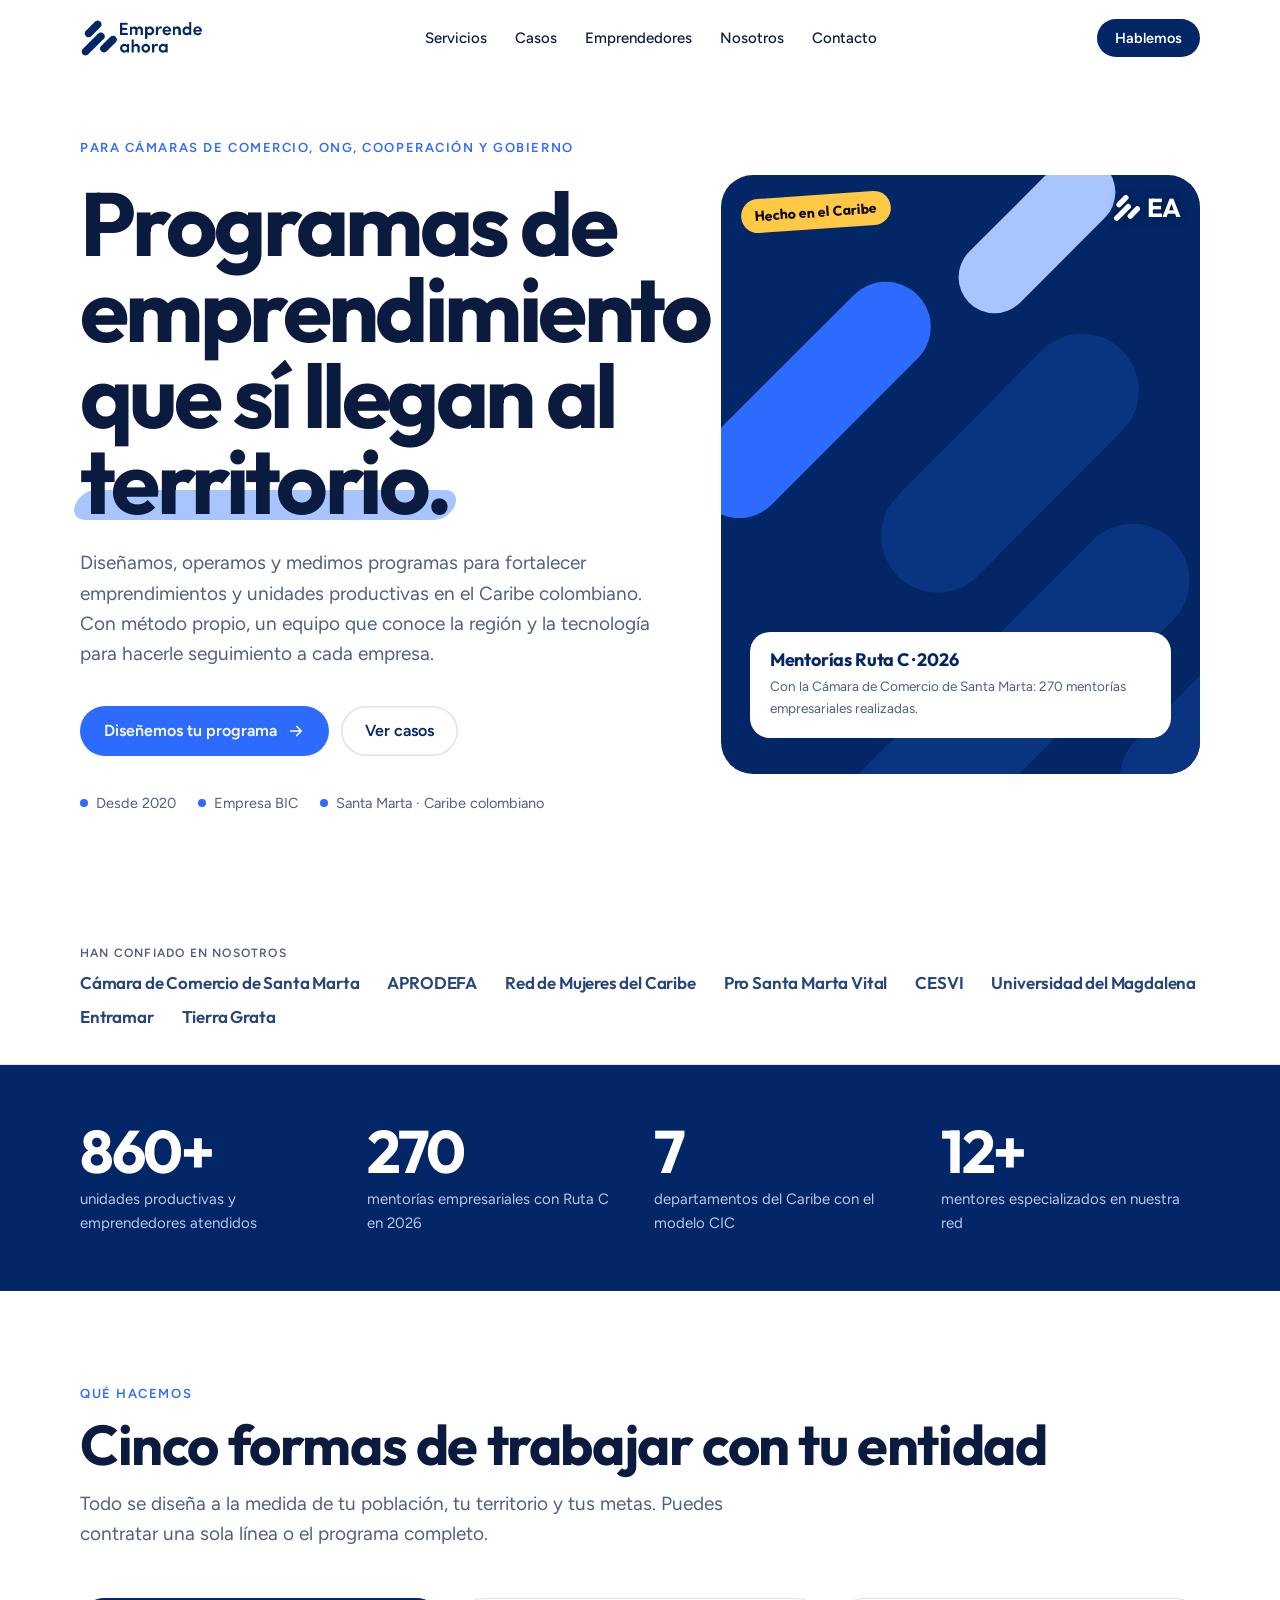
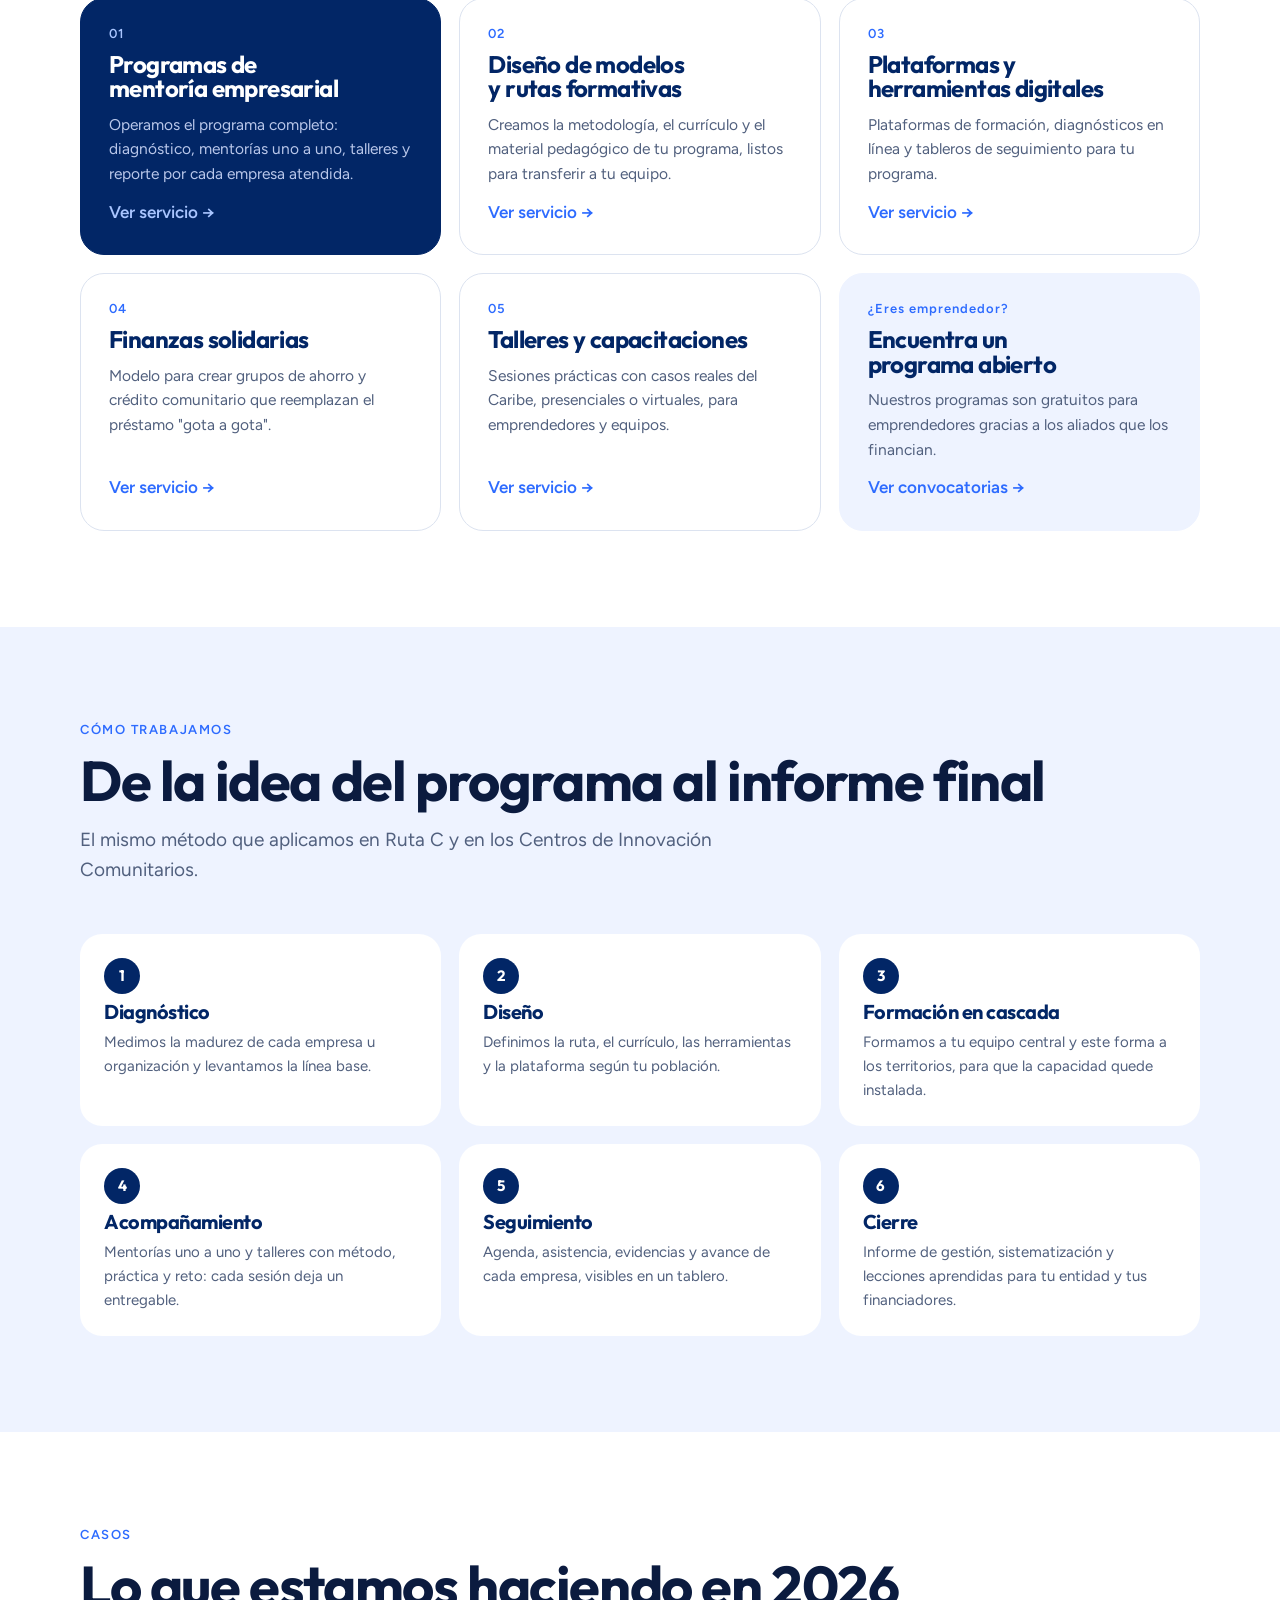
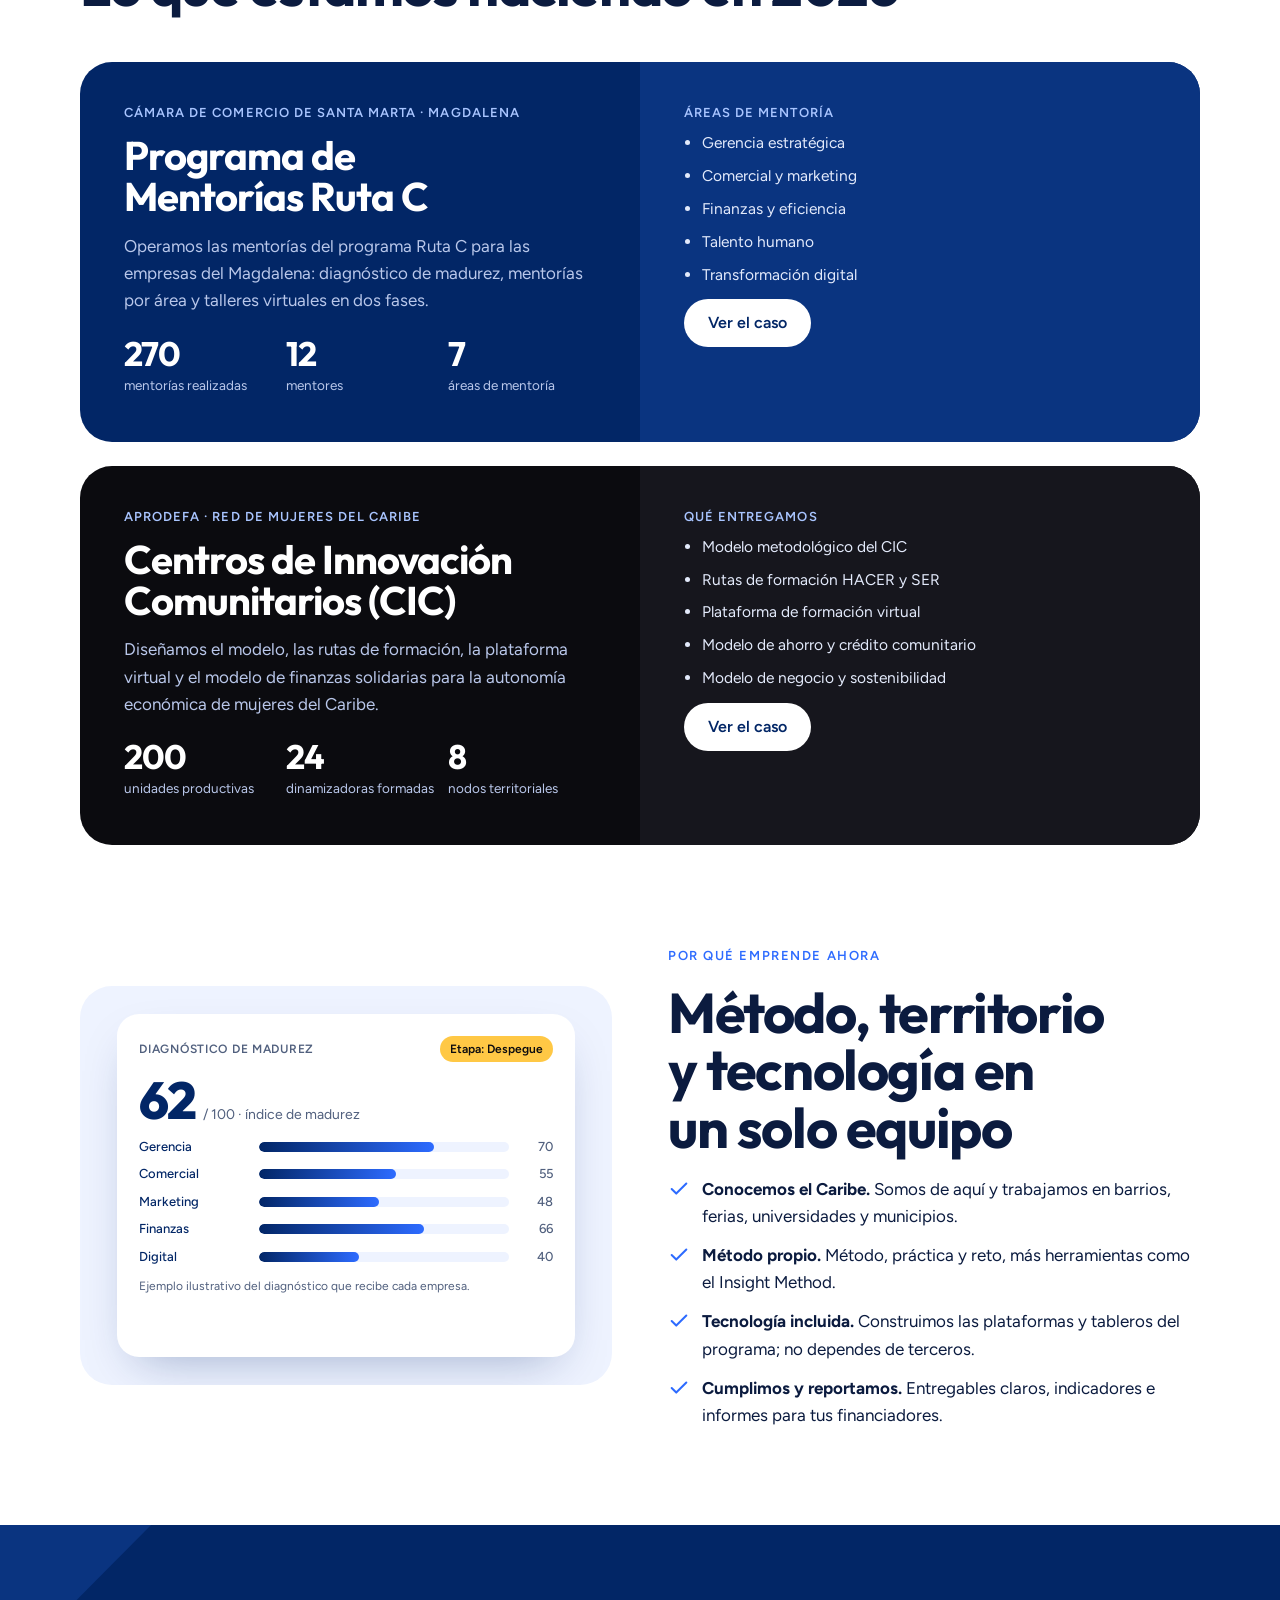
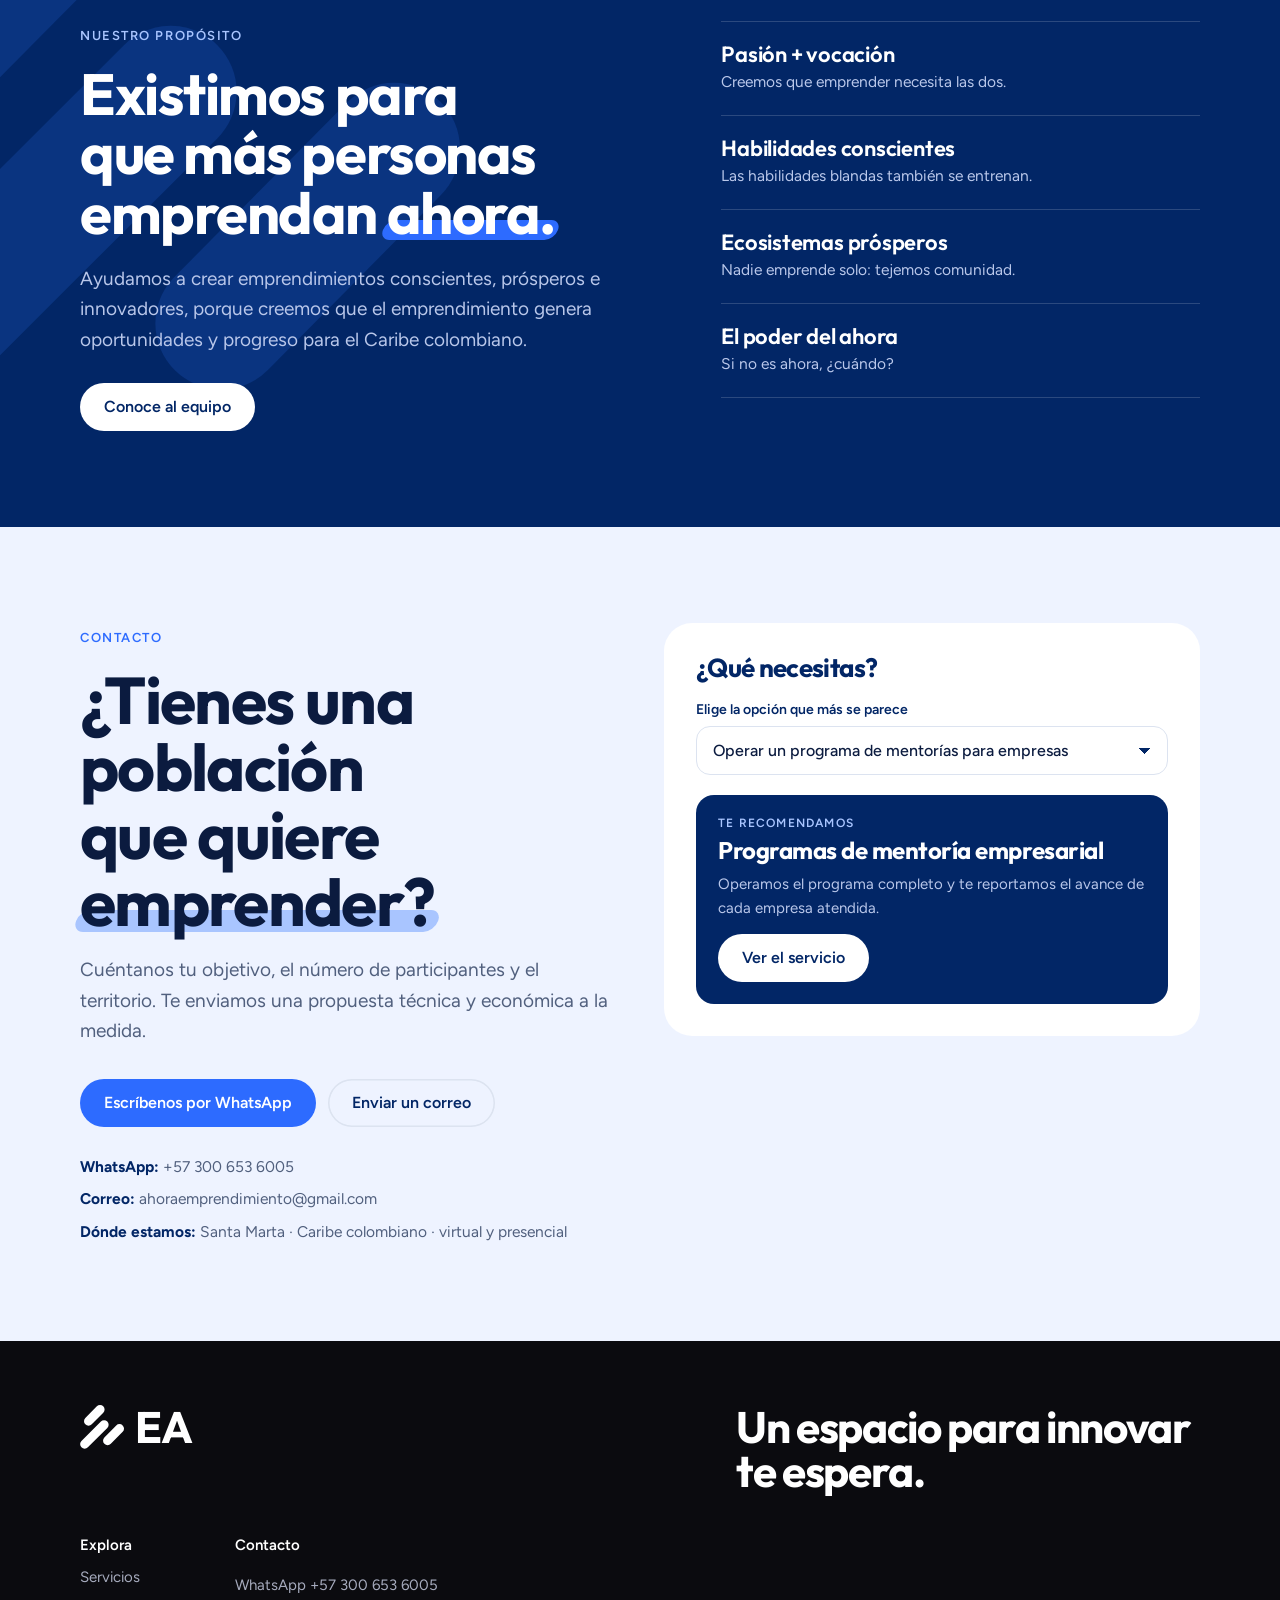
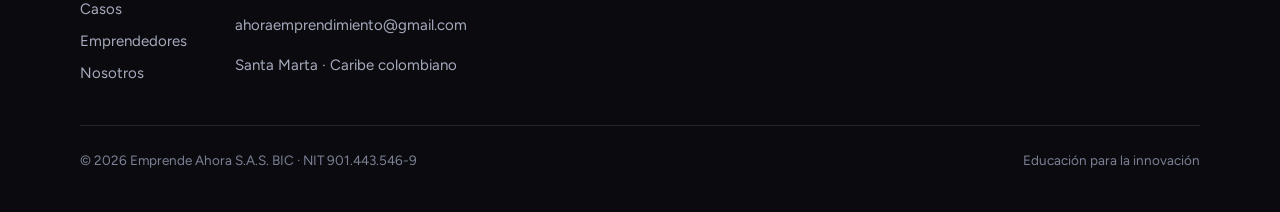
<file: index.html>
<!doctype html>
<html lang="es">
<head>
<meta charset="utf-8">
<meta name="viewport" content="width=device-width, initial-scale=1, viewport-fit=cover">
<title>Emprende Ahora · Programas de emprendimiento que llegan al territorio</title>
<meta name="description" content="Diseñamos, operamos y medimos programas de emprendimiento y fortalecimiento empresarial para cámaras de comercio, ONG, cooperación y gobierno en el Caribe colombiano.">
<meta property="og:title" content="Emprende Ahora · Programas de emprendimiento que llegan al territorio">
<meta property="og:description" content="Diseñamos, operamos y medimos programas de emprendimiento y fortalecimiento empresarial para cámaras de comercio, ONG, cooperación y gobierno en el Caribe colombiano.">
<meta property="og:type" content="website">
<meta property="og:image" content="https://emprendeahora.com.co/assets/og.png">
<meta name="theme-color" content="#022666">
<link rel="icon" href="assets/favicon.svg" type="image/svg+xml">
<link rel="preconnect" href="https://fonts.googleapis.com">
<link rel="preconnect" href="https://fonts.gstatic.com" crossorigin>
<link rel="stylesheet" href="https://fonts.googleapis.com/css2?family=Outfit:wght@400;600;700;800&family=Figtree:wght@400;500;600&display=swap">
<link rel="stylesheet" href="assets/styles.css?v=5">
<link rel="canonical" href="https://emprendeahora.com.co/">
<meta property="og:url" content="https://emprendeahora.com.co/">
<script async src="https://www.googletagmanager.com/gtag/js?id=G-R6X7RFNHPD"></script>
<script>window.dataLayer=window.dataLayer||[];function gtag(){dataLayer.push(arguments);}gtag('js',new Date());gtag('config','G-R6X7RFNHPD');</script>
<script>(function(c,l,a,r,i,t,y){c[a]=c[a]||function(){(c[a].q=c[a].q||[]).push(arguments)};t=l.createElement(r);t.async=1;t.src="https://www.clarity.ms/tag/"+i;y=l.getElementsByTagName(r)[0];y.parentNode.insertBefore(t,y);})(window,document,"clarity","script","z8pb3fx84g");</script></head>
<body>
<svg width="0" height="0" style="position:absolute" aria-hidden="true">
  <defs>
    <symbol id="sym" viewBox="0 0 100 100">
      <g fill="none" stroke="currentColor" stroke-width="20.6" stroke-linecap="round">
        <line x1="19.4" y1="36.7" x2="45.6" y2="10.3"/>
        <line x1="10.6" y1="88.9" x2="54.8" y2="44.8"/>
        <line x1="62.7" y1="81" x2="89.7" y2="53.7"/>
      </g>
    </symbol>
    <symbol id="i-bulb" viewBox="0 0 24 24"><path fill="none" stroke="currentColor" stroke-width="2" stroke-linecap="round" stroke-linejoin="round" d="M9 18h6M10 21h4M12 3a6 6 0 0 0-3.5 10.9c.6.5 1 1.2 1 2V16h5v-.1c0-.8.4-1.5 1-2A6 6 0 0 0 12 3z"/></symbol>
    <symbol id="i-rocket" viewBox="0 0 24 24"><path fill="none" stroke="currentColor" stroke-width="2" stroke-linecap="round" stroke-linejoin="round" d="M5 15c-1.5 1.3-2 5-2 5s3.7-.5 5-2c.7-.8.7-2.1-.1-2.9-.8-.8-2.1-.8-2.9-.1zM12 15l-3-3a22 22 0 0 1 2-4A12.9 12.9 0 0 1 22 2c0 2.7-.8 7.5-6 11a22.4 22.4 0 0 1-4 2zM9 12H4s.6-3 2-4c1.6-1.1 5 0 5 0M12 15v5s3-.6 4-2c1.1-1.6 0-5 0-5"/></symbol>
    <symbol id="i-build" viewBox="0 0 24 24"><path fill="none" stroke="currentColor" stroke-width="2" stroke-linecap="round" stroke-linejoin="round" d="M3 21h18M5 21V7l7-4 7 4v14M9 21v-6h6v6M9 10h.01M15 10h.01"/></symbol>
    <symbol id="i-arrow" viewBox="0 0 24 24"><path fill="none" stroke="currentColor" stroke-width="2.2" stroke-linecap="round" stroke-linejoin="round" d="M5 12h14M13 6l6 6-6 6"/></symbol>
    <symbol id="i-check" viewBox="0 0 24 24"><path fill="none" stroke="currentColor" stroke-width="2.2" stroke-linecap="round" stroke-linejoin="round" d="M20 6 9 17l-5-5"/></symbol>
    <symbol id="i-users" viewBox="0 0 24 24"><path fill="none" stroke="currentColor" stroke-width="2" stroke-linecap="round" stroke-linejoin="round" d="M16 21v-2a4 4 0 0 0-4-4H6a4 4 0 0 0-4 4v2M9 11a4 4 0 1 0 0-8 4 4 0 0 0 0 8zM22 21v-2a4 4 0 0 0-3-3.9M16 3.1a4 4 0 0 1 0 7.8"/></symbol>
    <symbol id="i-lab" viewBox="0 0 24 24"><path fill="none" stroke="currentColor" stroke-width="2" stroke-linecap="round" stroke-linejoin="round" d="M9 3h6M10 3v6L4.5 18.5A1.7 1.7 0 0 0 6 21h12a1.7 1.7 0 0 0 1.5-2.5L14 9V3M7 15h10"/></symbol>
  </defs>
</svg>

<header class="nav" id="nav">
  <div class="wrap">
    <a class="logo" href="index.html" aria-label="Emprende Ahora, inicio"><img src="assets/logo-navy.png" alt="Emprende Ahora" width="410" height="124"></a>
    <ul id="menu">
      <li><a href="servicios.html">Servicios</a></li>
      <li><a href="casos.html">Casos</a></li>
      <li><a href="emprendedores.html">Emprendedores</a></li>
      <li><a href="nosotros.html">Nosotros</a></li>
      <li><a href="index.html#contacto">Contacto</a></li>
    </ul>
    <a class="btn btn-navy" href="index.html#contacto">Hablemos</a>
    <button class="menu-btn" id="menuBtn" type="button" aria-label="Abrir menú" aria-expanded="false" aria-controls="menu"><span></span><span></span><span></span></button>
  </div>
</header>

<main>
<section class="hero">
  <div class="wrap">
    <div>
      <span class="eyebrow">Para cámaras de comercio, ONG, cooperación y gobierno</span>
      <h1 style="margin-top:20px">Programas de emprendimiento que sí llegan al <span class="mk">territorio.</span></h1>
      <p class="lede">Diseñamos, operamos y medimos programas para fortalecer emprendimientos y unidades productivas en el Caribe colombiano. Con método propio, un equipo que conoce la región y la tecnología para hacerle seguimiento a cada empresa.</p>
      <div class="ctas">
        <a class="btn btn-vivo" href="index.html#contacto">Diseñemos tu programa <svg width="18" height="18" aria-hidden="true"><use href="#i-arrow"/></svg></a>
        <a class="btn btn-ghost" href="casos.html">Ver casos</a>
      </div>
      <div class="meta"><span>Desde 2020</span><span>Empresa BIC</span><span>Santa Marta · Caribe colombiano</span></div>
    </div>
    <figure class="art tall hero-photo" role="img" aria-label="Gráfico de la marca Emprende Ahora">
      <svg class="symbig" aria-hidden="true"><use href="#sym"/></svg>
      <span class="cap" style="--x:-12%;--y:30%;--w:62%;--h:15%;--c:var(--vivo)"></span>
      <span class="cap" style="--x:46%;--y:4%;--w:40%;--h:12%;--c:var(--cielo)"></span>
      <span class="sticker">Hecho en el Caribe</span>
      <span class="ea lock" aria-hidden="true"><svg><use href="#sym"/></svg>EA</span>
      <div class="card"><b>Mentorías Ruta C · 2026</b><span>Con la Cámara de Comercio de Santa Marta: 270 mentorías empresariales realizadas.</span></div>
    </figure>
  </div>
</section>

<section class="allies" aria-label="Aliados">
  <div class="wrap">
    <small>Han confiado en nosotros</small>
    <span>Cámara de Comercio de Santa Marta</span>
    <span>APRODEFA</span>
    <span>Red de Mujeres del Caribe</span>
    <span>Pro Santa Marta Vital</span>
    <span>CESVI</span>
    <span>Universidad del Magdalena</span>
    <span>Entramar</span>
    <span>Tierra Grata</span>
  </div>
</section>

<section class="stats" aria-label="Nuestro impacto">
  <div class="wrap">
    <div class="stat"><b>860+</b><span>unidades productivas y emprendedores atendidos</span></div>
    <div class="stat"><b>270</b><span>mentorías empresariales con Ruta C en 2026</span></div>
    <div class="stat"><b>7</b><span>departamentos del Caribe con el modelo CIC</span></div>
    <div class="stat"><b>12+</b><span>mentores especializados en nuestra red</span></div>
  </div>
</section>

<section aria-labelledby="svc-t">
  <div class="wrap">
    <div class="head">
      <span class="eyebrow">Qué hacemos</span>
      <h2 class="h2" id="svc-t">Cinco formas de trabajar con tu entidad</h2>
      <p class="lede">Todo se diseña a la medida de tu población, tu territorio y tus metas. Puedes contratar una sola línea o el programa completo.</p>
    </div>
    <div class="svc-list">
      <a class="svc-card dark" href="servicios.html#mentorias"><span class="n">01</span><h3>Programas de mentoría empresarial</h3><p>Operamos el programa completo: diagnóstico, mentorías uno a uno, talleres y reporte por cada empresa atendida.</p><span class="go">Ver servicio →</span></a>
      <a class="svc-card" href="servicios.html#modelos"><span class="n">02</span><h3>Diseño de modelos y rutas formativas</h3><p>Creamos la metodología, el currículo y el material pedagógico de tu programa, listos para transferir a tu equipo.</p><span class="go">Ver servicio →</span></a>
      <a class="svc-card" href="servicios.html#digital"><span class="n">03</span><h3>Plataformas y herramientas digitales</h3><p>Plataformas de formación, diagnósticos en línea y tableros de seguimiento para tu programa.</p><span class="go">Ver servicio →</span></a>
      <a class="svc-card" href="servicios.html#finanzas"><span class="n">04</span><h3>Finanzas solidarias</h3><p>Modelo para crear grupos de ahorro y crédito comunitario que reemplazan el préstamo "gota a gota".</p><span class="go">Ver servicio →</span></a>
      <a class="svc-card" href="servicios.html#talleres"><span class="n">05</span><h3>Talleres y capacitaciones</h3><p>Sesiones prácticas con casos reales del Caribe, presenciales o virtuales, para emprendedores y equipos.</p><span class="go">Ver servicio →</span></a>
      <a class="svc-card" href="emprendedores.html" style="background:var(--niebla);border-color:var(--niebla)"><span class="n">¿Eres emprendedor?</span><h3>Encuentra un programa abierto</h3><p>Nuestros programas son gratuitos para emprendedores gracias a los aliados que los financian.</p><span class="go">Ver convocatorias →</span></a>
    </div>
  </div>
</section>

<section class="programs" aria-labelledby="como-t">
  <div class="wrap">
    <div class="head">
      <span class="eyebrow">Cómo trabajamos</span>
      <h2 class="h2" id="como-t">De la idea del programa al informe final</h2>
      <p class="lede">El mismo método que aplicamos en Ruta C y en los Centros de Innovación Comunitarios.</p>
    </div>
    <ol class="steps6">
      <li><h3>Diagnóstico</h3><p>Medimos la madurez de cada empresa u organización y levantamos la línea base.</p></li>
      <li><h3>Diseño</h3><p>Definimos la ruta, el currículo, las herramientas y la plataforma según tu población.</p></li>
      <li><h3>Formación en cascada</h3><p>Formamos a tu equipo central y este forma a los territorios, para que la capacidad quede instalada.</p></li>
      <li><h3>Acompañamiento</h3><p>Mentorías uno a uno y talleres con método, práctica y reto: cada sesión deja un entregable.</p></li>
      <li><h3>Seguimiento</h3><p>Agenda, asistencia, evidencias y avance de cada empresa, visibles en un tablero.</p></li>
      <li><h3>Cierre</h3><p>Informe de gestión, sistematización y lecciones aprendidas para tu entidad y tus financiadores.</p></li>
    </ol>
  </div>
</section>

<section aria-labelledby="casos-t">
  <div class="wrap">
    <div class="head">
      <span class="eyebrow">Casos</span>
      <h2 class="h2" id="casos-t">Lo que estamos haciendo en 2026</h2>
    </div>
    <article class="case-hero">
      <div class="txt">
        <span class="who">Cámara de Comercio de Santa Marta · Magdalena</span>
        <h3>Programa de Mentorías Ruta C</h3>
        <p>Operamos las mentorías del programa Ruta C para las empresas del Magdalena: diagnóstico de madurez, mentorías por área y talleres virtuales en dos fases.</p>
        <div class="nums"><div><b>270</b><span>mentorías realizadas</span></div><div><b>12</b><span>mentores</span></div><div><b>7</b><span>áreas de mentoría</span></div></div>
      </div>
      <div class="side">
        <h4>Áreas de mentoría</h4>
        <ul><li>Gerencia estratégica</li><li>Comercial y marketing</li><li>Finanzas y eficiencia</li><li>Talento humano</li><li>Transformación digital</li></ul>
        <a class="btn btn-white" href="casos.html#rutac">Ver el caso</a>
      </div>
    </article>
    <article class="case-hero black">
      <div class="txt">
        <span class="who">APRODEFA · Red de Mujeres del Caribe</span>
        <h3>Centros de Innovación Comunitarios (CIC)</h3>
        <p>Diseñamos el modelo, las rutas de formación, la plataforma virtual y el modelo de finanzas solidarias para la autonomía económica de mujeres del Caribe.</p>
        <div class="nums"><div><b>200</b><span>unidades productivas</span></div><div><b>24</b><span>dinamizadoras formadas</span></div><div><b>8</b><span>nodos territoriales</span></div></div>
      </div>
      <div class="side">
        <h4>Qué entregamos</h4>
        <ul><li>Modelo metodológico del CIC</li><li>Rutas de formación HACER y SER</li><li>Plataforma de formación virtual</li><li>Modelo de ahorro y crédito comunitario</li><li>Modelo de negocio y sostenibilidad</li></ul>
        <a class="btn btn-white" href="casos.html#cic">Ver el caso</a>
      </div>
    </article>
  </div>
</section>

<section aria-labelledby="campo-t" style="padding-top:0">
  <div class="wrap split">
    <figure class="art niebla" role="img" aria-label="Ejemplo de diagnóstico de madurez empresarial">
      <div class="mock">
        <div class="top"><span>Diagnóstico de madurez</span><em>Etapa: Despegue</em></div>
        <div class="score"><b>62</b><span>/ 100 · índice de madurez</span></div>
        <div class="row"><span>Gerencia</span><i style="--p:70%"></i><span>70</span></div>
        <div class="row"><span>Comercial</span><i style="--p:55%"></i><span>55</span></div>
        <div class="row"><span>Marketing</span><i style="--p:48%"></i><span>48</span></div>
        <div class="row"><span>Finanzas</span><i style="--p:66%"></i><span>66</span></div>
        <div class="row"><span>Digital</span><i style="--p:40%"></i><span>40</span></div>
        <p class="note">Ejemplo ilustrativo del diagnóstico que recibe cada empresa.</p>
      </div>
    </figure>
    <div>
      <span class="eyebrow">Por qué Emprende Ahora</span>
      <h2 class="h2" id="campo-t" style="margin-top:16px">Método, territorio y tecnología en un solo equipo</h2>
      <ul class="checks">
        <li><svg aria-hidden="true"><use href="#i-check"/></svg><span><b>Conocemos el Caribe.</b> Somos de aquí y trabajamos en barrios, ferias, universidades y municipios.</span></li>
        <li><svg aria-hidden="true"><use href="#i-check"/></svg><span><b>Método propio.</b> Método, práctica y reto, más herramientas como el Insight Method.</span></li>
        <li><svg aria-hidden="true"><use href="#i-check"/></svg><span><b>Tecnología incluida.</b> Construimos las plataformas y tableros del programa; no dependes de terceros.</span></li>
        <li><svg aria-hidden="true"><use href="#i-check"/></svg><span><b>Cumplimos y reportamos.</b> Entregables claros, indicadores e informes para tus financiadores.</span></li>
      </ul>
    </div>
  </div>
</section>

<section class="purpose" id="proposito">
  <svg class="bg" aria-hidden="true"><use href="#sym"/></svg>
  <div class="wrap">
    <div>
      <span class="eyebrow">Nuestro propósito</span>
      <h2>Existimos para que más personas emprendan <span class="mk">ahora.</span></h2>
      <p class="lede">Ayudamos a crear emprendimientos conscientes, prósperos e innovadores, porque creemos que el emprendimiento genera oportunidades y progreso para el Caribe colombiano.</p>
      <p style="margin-top:28px"><a class="btn btn-white" href="nosotros.html">Conoce al equipo</a></p>
    </div>
    <div class="values">
      <div><b>Pasión + vocación</b><span>Creemos que emprender necesita las dos.</span></div>
      <div><b>Habilidades conscientes</b><span>Las habilidades blandas también se entrenan.</span></div>
      <div><b>Ecosistemas prósperos</b><span>Nadie emprende solo: tejemos comunidad.</span></div>
      <div><b>El poder del ahora</b><span>Si no es ahora, ¿cuándo?</span></div>
    </div>
  </div>
</section>

<section class="contact" id="contacto">
  <div class="wrap">
    <div>
      <span class="eyebrow">Contacto</span>
      <h2 style="margin-top:16px">¿Tienes una población que quiere <span class="mk">emprender?</span></h2>
      <p class="lede">Cuéntanos tu objetivo, el número de participantes y el territorio. Te enviamos una propuesta técnica y económica a la medida.</p>
      <div class="ctas">
        <a class="btn btn-vivo" href="https://wa.me/573006536005" target="_blank" rel="noopener">Escríbenos por WhatsApp</a>
        <a class="btn btn-ghost" href="mailto:ahoraemprendimiento@gmail.com">Enviar un correo</a>
      </div>
      <div class="info">
        <p><b>WhatsApp:</b> +57 300 653 6005</p>
        <p><b>Correo:</b> ahoraemprendimiento@gmail.com</p>
        <p><b>Dónde estamos:</b> Santa Marta · Caribe colombiano · virtual y presencial</p>
      </div>
    </div>
    <div class="diag">
      <h3>¿Qué necesitas?</h3>
      <label for="q-stage">Elige la opción que más se parece
        <select id="q-stage">
          <option value="operar">Operar un programa de mentorías para empresas</option>
          <option value="disenar">Diseñar la metodología de un programa</option>
          <option value="digital">Una plataforma o herramienta digital</option>
          <option value="emprendedor">Soy emprendedor y busco apoyo</option>
        </select>
      </label>
      <div class="result" id="q-result" aria-live="polite">
        <small>Te recomendamos</small>
        <b id="q-title">Programas de mentoría empresarial</b>
        <p id="q-text">Operamos el programa completo y te reportamos el avance de cada empresa atendida.</p>
        <a class="btn btn-white" id="q-link" href="servicios.html#mentorias">Ver el servicio</a>
      </div>
    </div>
  </div>
</section>

</main>

<footer>
  <div class="wrap">
    <div class="top">
      <span class="lock" aria-label="EA"><svg aria-hidden="true"><use href="#sym"/></svg>EA</span>
      <p class="slogan">Un espacio para innovar te espera.</p>
    </div>
    <div class="cols">
      <div><b>Explora</b><a href="servicios.html">Servicios</a><a href="casos.html">Casos</a><a href="emprendedores.html">Emprendedores</a><a href="nosotros.html">Nosotros</a></div>
      <div><b>Contacto</b><a href="https://wa.me/573006536005" target="_blank" rel="noopener">WhatsApp +57 300 653 6005</a><a href="mailto:ahoraemprendimiento@gmail.com">ahoraemprendimiento@gmail.com</a><span>Santa Marta · Caribe colombiano</span></div>
    </div>
    <div class="legal"><span>© 2026 Emprende Ahora S.A.S. BIC · NIT 901.443.546-9</span><span>Educación para la innovación</span></div>
  </div>
</footer>
<script src="assets/main.js?v=5"></script>
</body>
</html>
</file>
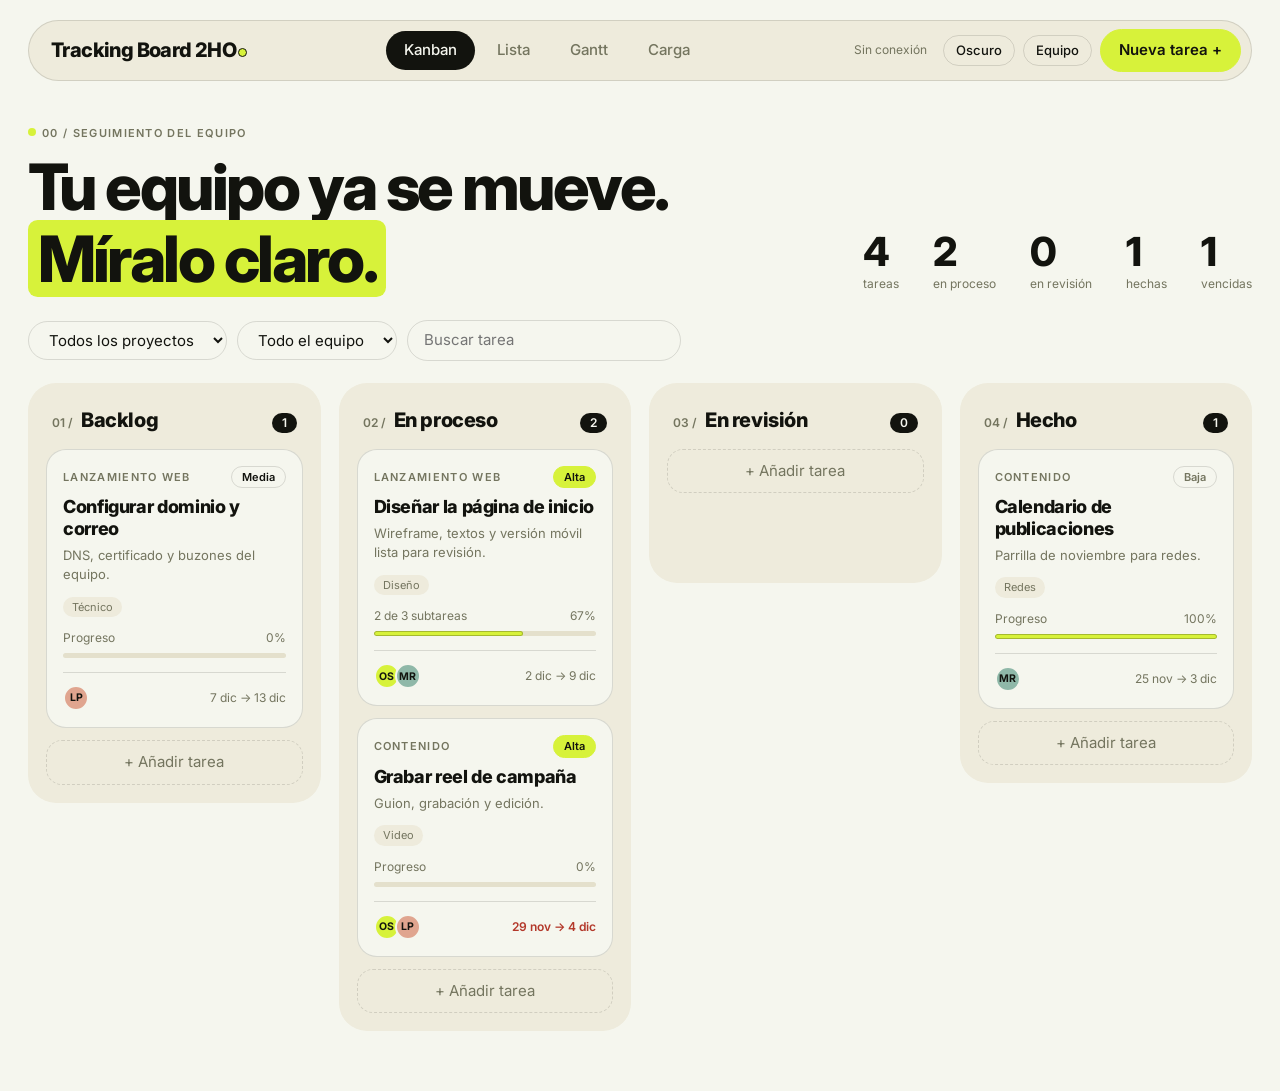
<file: tablero/index.html>
<!DOCTYPE html>
<html lang="es" data-theme="light">
<head>
<meta charset="utf-8">
<meta name="viewport" content="width=device-width,initial-scale=1">
<meta name="robots" content="noindex,nofollow">
<title>Tracking Board 2HO</title>
<meta name="description" content="Tracking Board 2HO: tablero de seguimiento del equipo con vistas Kanban, Lista, Gantt y Carga por colaborador.">
<meta name="theme-color" content="#12130E">
<meta property="og:title" content="Tracking Board 2HO">
<meta property="og:description" content="Tracking Board 2HO: tablero de seguimiento del equipo con vistas Kanban, Lista, Gantt y Carga por colaborador.">
<meta property="og:type" content="website">
<link rel="icon" type="image/svg+xml" href="data:image/svg+xml,%3Csvg xmlns='http://www.w3.org/2000/svg' viewBox='0 0 64 64'%3E%3Crect width='64' height='64' rx='16' fill='%2312130E'/%3E%3Ctext x='32' y='41' font-family='Arial,sans-serif' font-size='26' font-weight='800' fill='%23F5F6EE' text-anchor='middle'%3E2H%3C/text%3E%3Ccircle cx='51' cy='15' r='6' fill='%23D7F23A'/%3E%3C/svg%3E">
<link rel="apple-touch-icon" href="data:image/svg+xml,%3Csvg xmlns='http://www.w3.org/2000/svg' viewBox='0 0 64 64'%3E%3Crect width='64' height='64' rx='16' fill='%2312130E'/%3E%3Ctext x='32' y='41' font-family='Arial,sans-serif' font-size='26' font-weight='800' fill='%23F5F6EE' text-anchor='middle'%3E2H%3C/text%3E%3Ccircle cx='51' cy='15' r='6' fill='%23D7F23A'/%3E%3C/svg%3E">
<link rel="preconnect" href="https://fonts.googleapis.com">
<link rel="preconnect" href="https://fonts.gstatic.com" crossorigin>
<link href="https://fonts.googleapis.com/css2?family=Inter:wght@400;500;600;800&display=swap" rel="stylesheet">
<style>
:root{--lima:#D7F23A;--carbon:#12130E;--crema:#EEEBDC;--blanco:#F5F6EE;--r:28px;--rs:14px}
[data-theme=light]{--bg:#F5F6EE;--panel:#EEEBDC;--panel2:#E4E0CC;--ink:#12130E;--muted:#74755F;--line:rgba(18,19,14,.13);--inv:#12130E;--inv-ink:#F5F6EE}
[data-theme=dark]{--bg:#12130E;--panel:#1E2117;--panel2:#262A1C;--ink:#F5F6EE;--muted:#98A186;--line:rgba(245,246,238,.13);--inv:#D7F23A;--inv-ink:#12130E}
*{box-sizing:border-box}
body{margin:0;background:var(--bg);color:var(--ink);font-family:Inter,Arial,sans-serif;font-size:15px;line-height:1.5}
button,input,select,textarea{font:inherit;color:inherit}
.wrap{max-width:1440px;margin:0 auto;padding:20px 28px 60px}
.eyebrow{font-size:11px;letter-spacing:.12em;text-transform:uppercase;color:var(--muted);font-weight:600}
.dot{display:inline-block;width:8px;height:8px;border-radius:50%;background:var(--lima);margin-right:6px;vertical-align:1px}
header.top{display:flex;align-items:center;justify-content:space-between;gap:16px;background:var(--panel);border:1px solid var(--line);border-radius:999px;padding:8px 10px 8px 22px;flex-wrap:wrap}
.logo{font-weight:800;font-size:20px;letter-spacing:-.03em}.logo i{display:inline-block;width:9px;height:9px;border-radius:50%;background:var(--lima);margin-left:2px;border:1px solid var(--carbon)}
nav.views{display:flex;gap:4px}
nav.views button{border:0;background:transparent;padding:8px 18px;border-radius:999px;cursor:pointer;font-weight:500;color:var(--muted)}
nav.views button.on{background:var(--inv);color:var(--inv-ink)}
.right{display:flex;gap:8px;align-items:center}
.btn{border:1px solid var(--line);background:transparent;border-radius:999px;padding:9px 18px;cursor:pointer;font-weight:500}
.btn:hover{background:var(--panel2)}
.btn.lima{background:var(--lima);border-color:var(--lima);color:var(--carbon);font-weight:600}
.btn.lima:hover{filter:brightness(.95)}
.btn.sm{padding:5px 12px;font-size:13px}
.btn.danger{color:#B3382A;border-color:#B3382A55}
.chip{font-size:12px;color:var(--muted);padding:0 8px}
.hero{display:flex;justify-content:space-between;align-items:flex-end;gap:24px;margin:44px 0 26px;flex-wrap:wrap}
h1{font-size:clamp(34px,5vw,64px);line-height:1.12;letter-spacing:-.04em;font-weight:800;margin:10px 0 0;max-width:760px}
h1 b{background:var(--lima);color:var(--carbon);padding:0 .15em;border-radius:.15em;font-weight:800}
.stats{display:flex;gap:34px}
.stat strong{display:block;font-size:40px;line-height:1;letter-spacing:-.03em;font-weight:800}
.stat span{font-size:12px;color:var(--muted)}
.filters{display:flex;gap:10px;flex-wrap:wrap;margin-bottom:22px;align-items:center}
.filters select,.filters input{background:transparent;border:1px solid var(--line);border-radius:999px;padding:8px 16px;outline:none;min-width:160px}
.filters input:focus,.filters select:focus{border-color:var(--ink)}
.filters option{color:#12130E}
.board{display:grid;grid-template-columns:repeat(4,minmax(240px,1fr));gap:18px;align-items:start}
.col{background:var(--panel);border-radius:var(--r);padding:16px;min-height:200px;border:2px solid transparent}
.col.over{border-color:var(--lima)}
.col-h{display:flex;justify-content:space-between;align-items:baseline;padding:4px 6px 14px}
.col-h .t{font-weight:800;font-size:20px;letter-spacing:-.02em}
.col-h .n{font-size:12px;color:var(--muted);margin-right:8px;font-weight:600}
.col-h .c{background:var(--inv);color:var(--inv-ink);border-radius:999px;font-size:12px;font-weight:600;padding:1px 10px}
.card{background:var(--bg);border:1px solid var(--line);border-radius:20px;padding:16px;margin-bottom:12px;cursor:pointer;transition:transform .15s}
.card:hover{transform:translateY(-2px);border-color:var(--ink)}
.card.dragging{opacity:.4}
.card h3{font-size:18px;line-height:1.2;letter-spacing:-.02em;font-weight:800;margin:8px 0 6px}
.card p{margin:0 0 12px;color:var(--muted);font-size:13px;display:-webkit-box;-webkit-line-clamp:2;-webkit-box-orient:vertical;overflow:hidden}
.row{display:flex;justify-content:space-between;align-items:center;gap:8px}
.pri{font-size:11px;font-weight:600;padding:2px 10px;border-radius:999px;border:1px solid var(--line)}
.pri.alta{background:var(--lima);border-color:var(--lima);color:var(--carbon)}
.pri.baja{color:var(--muted)}
.tags{display:flex;gap:6px;flex-wrap:wrap;margin-bottom:12px}
.tag{font-size:11px;padding:2px 9px;border-radius:999px;background:var(--panel);color:var(--muted)}
.bar{height:5px;border-radius:99px;background:var(--panel2);margin:6px 0 14px;overflow:hidden}.bar i{display:block;height:100%;background:var(--lima);border-radius:99px;box-shadow:inset 0 0 0 1px rgba(18,19,14,.25)}
.meta{font-size:12px;color:var(--muted)}
.foot{display:flex;justify-content:space-between;align-items:center;border-top:1px solid var(--line);padding-top:12px;margin-top:4px;gap:8px;flex-wrap:wrap}
.late{color:#B3382A;font-weight:600}
[data-theme=dark] .late{color:#FF8A7A}
.av{display:inline-flex;align-items:center;justify-content:center;width:26px;height:26px;border-radius:50%;font-size:10.5px;font-weight:700;border:2px solid var(--bg);margin-left:-5px;flex:none}
.avs{display:flex;padding-left:5px}
.av.lg{width:34px;height:34px;font-size:12px;margin:0;border:0}
.add{width:100%;border:1px dashed var(--line);background:transparent;border-radius:16px;padding:10px;cursor:pointer;color:var(--muted)}
.add:hover{border-color:var(--ink);color:var(--ink)}
.link{color:var(--ink);font-weight:600;text-decoration:none;border-bottom:2px solid var(--lima)}
.empty{padding:40px;text-align:center;color:var(--muted)}
table.list{width:100%;border-collapse:collapse;background:var(--panel);border-radius:var(--r);overflow:hidden}
.list th{text-align:left;padding:14px 16px;font-size:11px;letter-spacing:.1em;text-transform:uppercase;color:var(--muted);cursor:pointer;white-space:nowrap;user-select:none}
.list td{padding:14px 16px;border-top:1px solid var(--line);vertical-align:middle}
.list tr.r{cursor:pointer}.list tr.r:hover td{background:var(--panel2)}
.st{font-size:12px;font-weight:600;padding:3px 11px;border-radius:999px;border:1px solid var(--line);white-space:nowrap}
.st.review{background:var(--panel2);border-color:var(--ink)}.st.doing{background:var(--lima);border-color:var(--lima);color:var(--carbon)}.st.done{background:var(--inv);color:var(--inv-ink)}
.minibar{width:90px;height:5px;border-radius:99px;background:var(--panel2);overflow:hidden;display:inline-block;vertical-align:middle;margin-right:8px}.minibar i{display:block;height:100%;background:var(--lima)}
.gwrap{background:var(--panel);border-radius:var(--r);overflow:auto;max-height:70vh}
.ghead,.grow{display:flex;min-width:max-content}
.glabel{position:sticky;left:0;z-index:3;width:240px;flex:none;background:var(--panel);padding:10px 16px;display:flex;align-items:center;justify-content:space-between;gap:8px;border-right:1px solid var(--line);font-weight:500;font-size:14px}
.glabel span.t{overflow:hidden;white-space:nowrap;text-overflow:ellipsis;cursor:pointer}
.grow{border-top:1px solid var(--line)}
.gtrack{position:relative;height:48px;background-image:linear-gradient(to right,var(--line) 1px,transparent 1px)}
.gh1,.gh2{display:flex}
.gm{font-size:11px;font-weight:700;letter-spacing:.08em;text-transform:uppercase;padding:8px 6px;border-left:1px solid var(--line);white-space:nowrap;overflow:hidden}
.gd{font-size:11px;text-align:center;color:var(--muted);padding:4px 0;flex:none}.gd.we{opacity:.5}.gd.td{color:var(--carbon);background:var(--lima);border-radius:99px;font-weight:700}
.ghead{position:sticky;top:0;z-index:4;background:var(--panel)}
.ghead .glabel{z-index:5}
.today{position:absolute;top:0;bottom:0;width:2px;background:var(--lima);z-index:1}
.gbar{position:absolute;top:10px;height:28px;border-radius:99px;border:1px solid var(--ink);background:var(--bg);cursor:grab;overflow:hidden;z-index:2;display:flex;align-items:center}
.gbar.doing{border-color:var(--ink)}.gbar.review{border-style:dashed;border-width:2px}
.gprog{position:absolute;inset:0 auto 0 0;background:var(--lima)}
.gbar span{position:relative;font-size:12px;font-weight:600;padding:0 14px;white-space:nowrap;color:var(--carbon);pointer-events:none}
.gh{position:absolute;right:0;top:0;bottom:0;width:10px;cursor:ew-resize;background:rgba(18,19,14,.25)}
.gbar.done{background:var(--inv)}.gbar.done .gprog{background:var(--inv)}.gbar.done span{color:var(--inv-ink)}
.modal-bg{position:fixed;inset:0;background:rgba(18,19,14,.55);display:flex;align-items:flex-start;justify-content:center;padding:40px 16px;overflow:auto;z-index:50}
.modal{background:var(--bg);border-radius:var(--r);width:100%;max-width:640px;padding:28px;border:1px solid var(--line)}
.modal h2{font-size:28px;letter-spacing:-.03em;font-weight:800;margin:6px 0 18px}
.fld{display:block;margin-bottom:14px}
.fld>span{display:block;margin-bottom:5px}
.fld input,.fld select,.fld textarea{width:100%;background:transparent;border:1px solid var(--line);border-radius:14px;padding:10px 14px;outline:none}
.fld input:focus,.fld select:focus,.fld textarea:focus{border-color:var(--ink)}
.fld option{color:#12130E}
.g2{display:grid;grid-template-columns:1fr 1fr;gap:12px}
.g3{display:grid;grid-template-columns:1fr 1fr 1fr;gap:12px}
.chips{display:flex;flex-wrap:wrap;gap:8px}
.chips label{cursor:pointer}.chips input{display:none}
.chips label span{display:inline-flex;align-items:center;gap:8px;border:1px solid var(--line);border-radius:999px;padding:4px 12px 4px 4px;font-size:13px}
.chips input:checked+span{background:var(--lima);border-color:var(--carbon);color:var(--carbon);font-weight:600}
.chips .av{margin:0;border:0}
.sub{display:flex;gap:10px;align-items:center;margin-bottom:6px}
.sub input[type=text]{flex:1;border:0;border-bottom:1px solid var(--line);background:transparent;padding:6px 2px;border-radius:0;outline:none}
.sub input[type=checkbox]{accent-color:#12130E;width:18px;height:18px}
.sub.done input[type=text]{text-decoration:line-through;color:var(--muted)}
.xbtn{border:0;background:transparent;cursor:pointer;color:var(--muted);font-size:18px}
.mfoot{display:flex;justify-content:space-between;gap:10px;margin-top:22px;flex-wrap:wrap}
.person{display:flex;align-items:center;gap:12px;padding:10px 0;border-top:1px solid var(--line)}
.person div.i{flex:1;min-width:0}.person small{color:var(--muted);display:block}
.cnum{font-size:22px;font-weight:800;letter-spacing:-.02em;display:inline-block;min-width:26px}
.hc{text-align:center;font-weight:700;border-radius:8px;padding:6px 0;min-width:44px}
.crow td{vertical-align:middle}.crow td:first-child{min-width:240px}.crow td:first-child strong{white-space:nowrap}
.det td{background:var(--panel2);border-top:0}
.drow{display:flex;gap:14px;align-items:center;padding:7px 0;border-bottom:1px solid var(--line);flex-wrap:wrap;cursor:pointer}
.drow:last-child{border-bottom:0}.drow strong{flex:1;min-width:180px}
.lk{display:grid;grid-template-columns:1fr 1.6fr auto;gap:8px;align-items:center;margin-bottom:8px}
.lk input{width:100%;background:transparent;border:1px solid var(--line);border-radius:14px;padding:8px 12px;outline:none}
.lk input:focus{border-color:var(--ink)}
.cm{display:flex;gap:10px;padding:10px 0;border-top:1px solid var(--line)}
.cm .b{flex:1;min-width:0}.cm .h{font-size:12px;color:var(--muted)}.cm .h strong{color:var(--ink)}
.cm .x{white-space:pre-wrap;word-break:break-word;margin-top:2px}
.cform{border:1px solid var(--line);border-radius:18px;padding:12px;margin-top:8px}
.cform select,.cform textarea{width:100%;background:transparent;border:1px solid var(--line);border-radius:12px;padding:8px 12px;outline:none;margin-bottom:8px}
.cform option{color:#12130E}
@media(max-width:1100px){.board{grid-template-columns:repeat(2,minmax(240px,1fr))}}
@media(max-width:900px){.board{grid-template-columns:1fr}.lk{grid-template-columns:1fr}.g2,.g3{grid-template-columns:1fr}.stats{gap:20px}}
</style>
</head>
<body>
<div class="wrap">
  <header class="top">
    <div class="logo">Tracking Board 2HO<i></i></div>
    <nav class="views" id="views"></nav>
    <div class="right">
      <span class="chip" id="sync"></span>
      <button class="btn sm" id="theme" title="Cambiar tema">Oscuro</button>
      <button class="btn sm" id="team">Equipo</button>
      <button class="btn lima" id="new">Nueva tarea +</button>
    </div>
  </header>

  <section class="hero">
    <div>
      <div class="eyebrow"><span class="dot"></span>00 / Seguimiento del equipo</div>
      <h1>Tu equipo ya se mueve. <b>Míralo claro.</b></h1>
    </div>
    <div class="stats" id="stats"></div>
  </section>

  <div class="filters">
    <select id="fProject"></select>
    <select id="fPerson"></select>
    <input id="fQ" type="search" placeholder="Buscar tarea">
  </div>

  <main id="main"></main>
</div>
<div id="modal"></div>

<script>
const API_URL = 'https://script.google.com/macros/s/AKfycbxBTMb3_4FXL-Xy253ejmSqvuBOH8XIVcKFKxhx4q2Sfbd02uYdi9OraayKz6XvnDO_/exec';
const STATUSES = [{id:'backlog',n:'01',t:'Backlog'},{id:'doing',n:'02',t:'En proceso'},{id:'review',n:'03',t:'En revisión'},{id:'done',n:'04',t:'Hecho'}];
const PRI = {alta:'Alta',media:'Media',baja:'Baja'};
const DAY = 864e5, GDW = 30;
const PALETTE = ['#D7F23A','#12130E','#8FB8A8','#E0A58F','#A9B6E0','#D9C27A','#C9A0DC','#7FB3D5'];

let S = {people:[],projects:[],tasks:[]};
let F = {project:'',person:'',q:''};
let view = 'kanban', sort = {k:'end',d:1}, ed = null;

const $ = s => document.querySelector(s);
const esc = s => String(s==null?'':s).replace(/[&<>"']/g,c=>({'&':'&amp;','<':'&lt;','>':'&gt;','"':'&quot;',"'":'&#39;'}[c]));
const uid = () => Math.random().toString(36).slice(2,8)+Date.now().toString(36).slice(-4);
const d2n = s => Math.floor(Date.parse(s+'T00:00:00Z')/DAY);
const n2d = n => new Date(n*DAY).toISOString().slice(0,10);
const todayN = () => { const d=new Date(); return Math.floor(Date.UTC(d.getFullYear(),d.getMonth(),d.getDate())/DAY); };
const MES = ['ene','feb','mar','abr','may','jun','jul','ago','sep','oct','nov','dic'];
const fmt = s => { if(!s) return '—'; const [y,m,d]=s.split('-'); return +d+' '+MES[+m-1]; };
const person = id => S.people.find(p=>p.id===id);
const proj = id => S.projects.find(p=>p.id===id);
const ini = n => (n||'?').trim().split(/\s+/).slice(0,2).map(w=>w[0]).join('').toUpperCase();
const inkOn = hex => { const n=parseInt(hex.slice(1),16),r=n>>16,g=(n>>8)&255,b=n&255; return (0.299*r+0.587*g+0.114*b)>140?'#12130E':'#F5F6EE'; };
function hslHex(h,s,l){s/=100;l/=100;const k=n=>(n+h/30)%12,a=s*Math.min(l,1-l),f=n=>l-a*Math.max(-1,Math.min(k(n)-3,Math.min(9-k(n),1)));return '#'+[f(0),f(8),f(4)].map(x=>Math.round(x*255).toString(16).padStart(2,'0')).join('');}
const colorFor = i => i<PALETTE.length ? PALETTE[i] : hslHex((i*47)%360,45,68);
const avatar = (p,cls='') => p ? `<span class="av ${cls}" style="background:${p.color};color:${inkOn(p.color)}" title="${esc(p.name)}">${esc(ini(p.name))}</span>` : '';
const pct = t => { const s=t.subtasks||[]; return s.length ? Math.round(s.filter(x=>x.d).length/s.length*100) : (t.status==='done'?100:0); };
const isLate = t => t.status!=='done' && t.end && d2n(t.end)<todayN();

const safeUrl = u => { u=String(u||'').trim(); if(!u) return ''; if(!/^[a-z][a-z0-9+.-]*:/i.test(u)) u='https://'+u; return /^https?:\/\//i.test(u)?u:''; };
const linkLabel = l => l.t || (()=>{ try{ return new URL(l.u).hostname.replace(/^www\./,''); }catch(e){ return 'Link'; } })();
const fmtAt = at => { const d=new Date(at); return isNaN(d)?'':d.toLocaleString('es-CO',{day:'numeric',month:'short',hour:'2-digit',minute:'2-digit'}); };
function nd(s){ if(!s) return ''; s=String(s); if(/^\d{4}-\d{2}-\d{2}$/.test(s)) return s; const ms=Date.parse(s); if(isNaN(ms)) return ''; const d=new Date(ms+12*36e5); return d.getUTCFullYear()+'-'+String(d.getUTCMonth()+1).padStart(2,'0')+'-'+String(d.getUTCDate()).padStart(2,'0'); }
function norm(j){ j=j||{}; const o={people:j.people||[],projects:j.projects||[],tasks:j.tasks||[]}; o.tasks.forEach(t=>{ t.start=nd(t.start); t.end=nd(t.end); if(!Array.isArray(t.assignees)) t.assignees=[]; if(!Array.isArray(t.tags)) t.tags=[]; if(!Array.isArray(t.subtasks)) t.subtasks=[]; if(!Array.isArray(t.links)) t.links=[]; if(!Array.isArray(t.comments)) t.comments=[]; if(!t.links.length&&t.link) t.links=[{u:t.link,t:'Entregable'}]; }); return o; }

function seed(){
  const t=todayN();
  const people=[{id:'p1',name:'Oscar Solano',email:'',color:PALETTE[0]},{id:'p2',name:'María Rojas',email:'',color:PALETTE[2]},{id:'p3',name:'Luis Pérez',email:'',color:PALETTE[3]}];
  const projects=[{id:'j1',name:'Lanzamiento web'},{id:'j2',name:'Contenido'}];
  const tasks=[
    {id:'t1',title:'Diseñar la página de inicio',desc:'Wireframe, textos y versión móvil lista para revisión.',projectId:'j1',status:'doing',priority:'alta',start:n2d(t-3),end:n2d(t+4),assignees:['p1','p2'],requirement:'Brief aprobado',link:'',tags:['Diseño'],subtasks:[{t:'Wireframe',d:true},{t:'Textos',d:true},{t:'Versión móvil',d:false}]},
    {id:'t2',title:'Configurar dominio y correo',desc:'DNS, certificado y buzones del equipo.',projectId:'j1',status:'backlog',priority:'media',start:n2d(t+2),end:n2d(t+8),assignees:['p3'],requirement:'',link:'',tags:['Técnico'],subtasks:[]},
    {id:'t3',title:'Calendario de publicaciones',desc:'Parrilla de noviembre para redes.',projectId:'j2',status:'done',priority:'baja',start:n2d(t-10),end:n2d(t-2),assignees:['p2'],requirement:'',link:'',tags:['Redes'],subtasks:[]},
    {id:'t4',title:'Grabar reel de campaña',desc:'Guion, grabación y edición.',projectId:'j2',status:'doing',priority:'alta',start:n2d(t-6),end:n2d(t-1),assignees:['p1','p3'],requirement:'Guion aprobado',link:'',tags:['Video'],subtasks:[]}
  ];
  return {people,projects,tasks};
}

/* ---------- datos ---------- */
function cache(){ try{ localStorage.setItem('tablero',JSON.stringify(S)); }catch(e){} }
function setSync(t){ $('#sync').textContent=t; }
async function load(){
  if(API_URL){
    try{ setSync('Cargando…'); const r=await fetch(API_URL); S=norm(await r.json()); setSync('Sincronizado'); cache(); return; }
    catch(e){ setSync('Sin conexión'); }
  }
  try{ const l=JSON.parse(localStorage.getItem('tablero')||'null'); S=l?norm(l):seed(); }catch(e){ S=seed(); }
  if(!API_URL) setSync('Modo local');
  cache();
}
async function remote(body){
  cache();
  if(!API_URL) return;
  try{ setSync('Guardando…'); await fetch(API_URL,{method:'POST',headers:{'Content-Type':'text/plain;charset=utf-8'},body:JSON.stringify(body)}); setSync('Sincronizado'); }
  catch(e){ setSync('Sin conexión'); }
}
function upsert(k,item){
  const a=S[k], i=a.findIndex(x=>x.id===item.id);
  if(i>=0) a[i]=item; else a.push(item);
  return remote({action:'upsert',entity:k,item});
}
function remove(k,id){ S[k]=S[k].filter(x=>x.id!==id); return remote({action:'delete',entity:k,id}); }

/* ---------- filtros ---------- */
function filtered(){
  const q=F.q.toLowerCase();
  return S.tasks.filter(t=>(!F.project||t.projectId===F.project)&&(!F.person||(t.assignees||[]).includes(F.person))&&(!q||(t.title+' '+(t.desc||'')+' '+(t.tags||[]).join(' ')).toLowerCase().includes(q)));
}
function fillFilters(){
  $('#fProject').innerHTML='<option value="">Todos los proyectos</option>'+S.projects.map(p=>`<option value="${p.id}" ${F.project===p.id?'selected':''}>${esc(p.name)}</option>`).join('');
  $('#fPerson').innerHTML='<option value="">Todo el equipo</option>'+S.people.map(p=>`<option value="${p.id}" ${F.person===p.id?'selected':''}>${esc(p.name)}</option>`).join('');
}

/* ---------- render ---------- */
function render(){
  $('#views').innerHTML=[['kanban','Kanban'],['list','Lista'],['gantt','Gantt'],['carga','Carga']].map(([k,t])=>`<button data-v="${k}" class="${view===k?'on':''}">${t}</button>`).join('');
  const ts=filtered();
  $('#stats').innerHTML=[[ts.length,'tareas'],[ts.filter(t=>t.status==='doing').length,'en proceso'],[ts.filter(t=>t.status==='review').length,'en revisión'],[ts.filter(t=>t.status==='done').length,'hechas'],[ts.filter(isLate).length,'vencidas']].map(([n,l])=>`<div class="stat"><strong>${n}</strong><span>${l}</span></div>`).join('');
  fillFilters();
  let out;
  try{ out = view==='kanban'?kanban(ts):view==='list'?list(ts):view==='gantt'?gantt(ts):carga(ts); }
  catch(e){ console.error(e); out=`<div class="empty">No se pudo dibujar esta vista (${esc(e.message)}). Tus datos no se tocaron.</div>`; }
  $('#main').innerHTML = out;
  if(view==='gantt') bindGantt();
}

function card(t){
  const p=proj(t.projectId), a=(t.assignees||[]).map(person).filter(Boolean), pc=pct(t), sub=t.subtasks||[];
  const shown=a.slice(0,4), extra=a.length-shown.length;
  return `<div class="card" draggable="true" data-id="${t.id}">
    <div class="row"><span class="eyebrow">${esc(p?p.name:'Sin proyecto')}</span><span class="pri ${t.priority}">${PRI[t.priority]||''}</span></div>
    <h3>${esc(t.title)}</h3>
    ${t.desc?`<p>${esc(t.desc)}</p>`:''}
    ${(t.tags||[]).length?`<div class="tags">${t.tags.map(x=>`<span class="tag">${esc(x)}</span>`).join('')}</div>`:''}
    <div class="row meta"><span>${sub.length?sub.filter(x=>x.d).length+' de '+sub.length+' subtareas':'Progreso'}</span><span>${pc}%</span></div>
    <div class="bar"><i style="width:${pc}%"></i></div>
    <div class="foot">
      <div class="avs">${shown.map(x=>avatar(x)).join('')}${extra>0?`<span class="av" style="background:var(--panel2);color:var(--ink)">+${extra}</span>`:''}</div>
      <div class="meta ${isLate(t)?'late':''}">${fmt(t.start)} → ${fmt(t.end)}</div>
      ${(()=>{ const ls=(t.links||[]).filter(l=>safeUrl(l.u)); return ls.length?`<a class="link meta" href="${esc(safeUrl(ls[0].u))}" target="_blank" rel="noopener" data-stop="1">${esc(linkLabel(ls[0]))} ↗</a>${ls.length>1?`<span class="meta">+${ls.length-1}</span>`:''}`:''; })()}
      ${(t.comments||[]).length?`<span class="meta" title="Comentarios de seguimiento">💬 ${t.comments.length}</span>`:''}
    </div></div>`;
}
function kanban(ts){
  return `<div class="board">`+STATUSES.map(s=>{
    const items=ts.filter(t=>t.status===s.id);
    return `<div class="col" data-s="${s.id}"><div class="col-h"><div><span class="n">${s.n} /</span><span class="t">${s.t}</span></div><span class="c">${items.length}</span></div>${items.map(card).join('')}<button class="add" data-add="${s.id}">+ Añadir tarea</button></div>`;
  }).join('')+`</div>`;
}

function list(ts){
  if(!ts.length) return `<div class="empty">Aún no hay tareas. Crea la primera y muévela.</div>`;
  const key={title:t=>t.title.toLowerCase(),project:t=>(proj(t.projectId)||{name:''}).name,status:t=>STATUSES.findIndex(s=>s.id===t.status),priority:t=>['alta','media','baja'].indexOf(t.priority),start:t=>t.start||'',end:t=>t.end||'',progress:t=>pct(t)}[sort.k]||(t=>t.end);
  const rows=[...ts].sort((a,b)=>{const x=key(a),y=key(b);return (x>y?1:x<y?-1:0)*sort.d;});
  const th=(k,t)=>`<th data-sort="${k}">${t}${sort.k===k?(sort.d>0?' ↑':' ↓'):''}</th>`;
  return `<table class="list"><thead><tr>${th('title','Tarea')}${th('project','Proyecto')}${th('status','Estado')}${th('priority','Prioridad')}<th>Equipo</th>${th('start','Inicio')}${th('end','Fin')}${th('progress','Avance')}</tr></thead><tbody>`+
  rows.map(t=>{const a=(t.assignees||[]).map(person).filter(Boolean);const st=STATUSES.find(s=>s.id===t.status);return `<tr class="r" data-id="${t.id}"><td><strong>${esc(t.title)}</strong></td><td>${esc((proj(t.projectId)||{}).name||'—')}</td><td><span class="st ${t.status}">${st?st.t:''}</span></td><td><span class="pri ${t.priority}">${PRI[t.priority]||''}</span></td><td><div class="avs">${a.slice(0,5).map(x=>avatar(x)).join('')}${a.length>5?`<span class="av" style="background:var(--panel2);color:var(--ink)">+${a.length-5}</span>`:''}</div></td><td>${fmt(t.start)}</td><td class="${isLate(t)?'late':''}">${fmt(t.end)}</td><td><span class="minibar"><i style="width:${pct(t)}%"></i></span>${pct(t)}%</td></tr>`}).join('')+`</tbody></table>`;
}

function gantt(ts){
  const sinF=ts.filter(t=>!(t.start&&t.end)); ts=ts.filter(t=>t.start&&t.end);
  const nota=sinF.length?`<p class="meta" style="margin:14px 4px 0">${sinF.length} ${sinF.length===1?'tarea sin fechas no aparece':'tareas sin fechas no aparecen'} aquí: ${sinF.slice(0,6).map(t=>esc(t.title)).join(' · ')}${sinF.length>6?' …':''}. Ábrelas y dales inicio y fin.</p>`:'';
  if(!ts.length) return `<div class="empty">Sin fechas todavía. Dale inicio y fin a una tarea para verla aquí.</div>`+nota;
  ts=[...ts].sort((a,b)=>a.start<b.start?-1:1);
  const td=todayN();
  const min=Math.min(td,...ts.map(t=>d2n(t.start)))-3, max=Math.max(td,...ts.map(t=>d2n(t.end)))+10, n=max-min+1;
  let months='',cur=null,cnt=0,days='';
  for(let i=0;i<n;i++){
    const d=new Date((min+i)*DAY), key=d.getUTCFullYear()+'-'+d.getUTCMonth();
    if(key!==cur){ if(cur!==null) months+=`<div class="gm" style="width:${cnt*GDW}px">${lbl}</div>`; cur=key;cnt=0;lbl=MES[d.getUTCMonth()]+' '+d.getUTCFullYear(); }
    cnt++;
    days+=`<div class="gd ${[0,6].includes(d.getUTCDay())?'we':''} ${min+i===td?'td':''}" style="width:${GDW}px">${d.getUTCDate()}</div>`;
  }
  months+=`<div class="gm" style="width:${cnt*GDW}px">${lbl}</div>`;
  const head=`<div class="ghead"><div class="glabel"><span class="eyebrow">Tarea</span></div><div><div class="gh1">${months}</div><div class="gh2">${days}</div></div></div>`;
  const rows=ts.map(t=>{
    const l=(d2n(t.start)-min)*GDW, w=(d2n(t.end)-d2n(t.start)+1)*GDW, a=(t.assignees||[]).map(person).filter(Boolean);
    return `<div class="grow"><div class="glabel"><span class="t" data-open="${t.id}">${esc(t.title)}</span><div class="avs">${a.slice(0,3).map(x=>avatar(x)).join('')}</div></div>
      <div class="gtrack" style="width:${n*GDW}px;background-size:${GDW}px 100%"><i class="today" style="left:${(td-min)*GDW+GDW/2}px"></i>
      <div class="gbar ${t.status}" data-id="${t.id}" style="left:${l}px;width:${w}px"><div class="gprog" style="width:${pct(t)}%"></div><span>${w>110?esc(t.title):''}</span><div class="gh"></div></div></div></div>`;
  }).join('');
  return `<div class="gwrap" id="gwrap">${head}${rows}</div>`+nota;
}
const openC={};
function mondayN(n){ return n-((new Date(n*DAY).getUTCDay()+6)%7); }
function cargaData(ts){
  const td=todayN(), w0=mondayN(td), WK=6;
  const people=S.people.filter(p=>!F.person||p.id===F.person);
  const rows=people.map(p=>({p,mine:ts.filter(t=>(t.assignees||[]).includes(p.id))}));
  if(!F.person){ const un=ts.filter(t=>!(t.assignees||[]).some(id=>person(id))); if(un.length) rows.push({p:{id:'_none',name:'Sin asignar',email:'',color:'#B4B2A9'},mine:un}); }
  rows.forEach(r=>{
    const act=r.mine.filter(t=>t.status!=='done');
    r.act=act; r.doing=act.filter(t=>t.status==='doing').length; r.rev=act.filter(t=>t.status==='review').length; r.back=act.filter(t=>t.status==='backlog').length;
    r.done=r.mine.filter(t=>t.status==='done').length; r.late=act.filter(isLate).length;
    r.soon=act.filter(t=>t.end&&d2n(t.end)>=td&&d2n(t.end)<=td+7).length;
    r.undated=act.filter(t=>!t.start||!t.end).length;
    r.avg=act.length?Math.round(act.reduce((s,t)=>s+pct(t),0)/act.length):0;
    r.weeks=[];
    for(let i=0;i<WK;i++){ const ws=w0+7*i, we=ws+6; r.weeks.push(act.filter(t=>t.start&&t.end&&d2n(t.start)<=we&&d2n(t.end)>=ws).length); }
  });
  return {rows,w0,WK,td};
}
function carga(ts){
  const {rows,w0,WK}=cargaData(ts);
  if(!rows.length) return `<div class="empty">Aún no hay colaboradores. Agrégalos en Equipo y asígnales tareas.</div>`;
  const maxAct=Math.max(1,...rows.map(r=>r.act.length)), maxCell=Math.max(1,...rows.flatMap(r=>r.weeks));
  const wk=i=>{ const d=new Date((w0+7*i)*DAY); return d.getUTCDate()+' '+MES[d.getUTCMonth()]; };
  const heads=Array.from({length:WK},(_,i)=>`<th style="text-align:center">${wk(i)}</th>`).join('');
  const body=rows.map(r=>{
    const open=openC[r.p.id];
    const main=`<tr class="r crow" data-cp="${r.p.id}"><td><div style="display:flex;align-items:center;gap:10px">${avatar(r.p,'lg')}<div><strong>${esc(r.p.name)}</strong><div class="meta">${r.undated?r.undated+' sin fechas':'Todas con fechas'} · ${open?'ocultar':'ver tareas'}</div></div></div></td>
      <td><span class="cnum">${r.act.length}</span><span class="minibar" style="margin-left:10px"><i style="width:${Math.round(r.act.length/maxAct*100)}%"></i></span></td>
      <td>${r.doing}</td><td>${r.rev}</td><td>${r.back}</td><td class="${r.late?'late':''}">${r.late}</td><td>${r.soon}</td><td>${r.done}</td><td>${r.avg}%</td>
      ${r.weeks.map(c=>`<td style="padding:8px 6px"><div class="hc" style="${c?`background:rgba(215,242,58,${(0.18+0.82*c/maxCell).toFixed(2)});color:#12130E`:'color:var(--muted)'}">${c||'·'}</div></td>`).join('')}</tr>`;
    const det=open?`<tr class="det"><td colspan="${9+WK}"><div style="padding:6px 4px 12px 44px">${r.mine.length?[...r.mine].sort((a,b)=>(a.end||'9')<(b.end||'9')?-1:1).map(t=>{const st=STATUSES.find(s=>s.id===t.status);return `<div class="drow" data-id="${t.id}"><span class="st ${t.status}">${st?st.t:''}</span><strong>${esc(t.title)}</strong><span class="meta">${esc((proj(t.projectId)||{}).name||'Sin proyecto')}</span><span class="meta ${isLate(t)?'late':''}">${t.start&&t.end?fmt(t.start)+' → '+fmt(t.end):'Sin fechas'}</span><span class="meta">${pct(t)}%</span></div>`}).join(''):'<span class="meta">Sin tareas.</span>'}</div></td></tr>`:'';
    return main+det;
  }).join('');
  return `<div class="row" style="margin:0 4px 12px"><div class="meta">Carga = tareas activas (Backlog, En proceso y En revisión) de cada persona. Las semanas muestran cuántas activas coinciden con esas fechas.</div><button class="btn sm" id="csv">Descargar CSV</button></div>
  <div class="gwrap"><table class="list" style="min-width:1040px"><thead><tr><th style="cursor:default">Persona</th><th style="cursor:default">Activas</th><th style="cursor:default">En proceso</th><th style="cursor:default">En revisión</th><th style="cursor:default">Backlog</th><th style="cursor:default">Vencidas</th><th style="cursor:default">Vencen en 7 días</th><th style="cursor:default">Hechas</th><th style="cursor:default">Avance</th>${heads}</tr></thead><tbody>${body}</tbody></table></div>`;
}
function csvCarga(){
  const {rows,w0,WK}=cargaData(filtered());
  const wk=i=>n2d(w0+7*i);
  const head=['Persona','Correo','Activas','En proceso','En revision','Backlog','Vencidas','Vencen en 7 dias','Hechas','Avance promedio %','Activas sin fechas',...Array.from({length:WK},(_,i)=>'Semana '+wk(i))];
  const q=v=>'"'+String(v==null?'':v).replace(/"/g,'""')+'"';
  const lines=[head,...rows.map(r=>[r.p.name,r.p.email||'',r.act.length,r.doing,r.rev,r.back,r.late,r.soon,r.done,r.avg,r.undated,...r.weeks])].map(l=>l.map(q).join(','));
  const blob=new Blob(['\ufeff'+lines.join('\n')],{type:'text/csv;charset=utf-8'});
  const a=document.createElement('a'); a.href=URL.createObjectURL(blob); a.download='carga-equipo-'+n2d(todayN())+'.csv'; document.body.appendChild(a); a.click(); a.remove();
}
function bindGantt(){
  const w=$('#gwrap'); if(!w) return;
  w.addEventListener('mousedown',e=>{
    const bar=e.target.closest('.gbar'); if(!bar) return;
    e.preventDefault();
    const id=bar.dataset.id, mode=e.target.classList.contains('gh')?'resize':'move', x0=e.clientX, l0=parseFloat(bar.style.left), w0=parseFloat(bar.style.width);
    let moved=false;
    const mv=ev=>{const dx=ev.clientX-x0; if(Math.abs(dx)>3) moved=true; if(!moved) return; const dd=Math.round(dx/GDW)*GDW; if(mode==='move') bar.style.left=(l0+dd)+'px'; else bar.style.width=Math.max(GDW,w0+dd)+'px';};
    const up=ev=>{
      document.removeEventListener('mousemove',mv); document.removeEventListener('mouseup',up);
      const t=S.tasks.find(x=>x.id===id); if(!t) return;
      if(!moved){ openEditor(id); return; }
      const dd=Math.round((ev.clientX-x0)/GDW);
      if(mode==='move'){ t.start=n2d(d2n(t.start)+dd); t.end=n2d(d2n(t.end)+dd); }
      else t.end=n2d(Math.max(d2n(t.start),d2n(t.end)+dd));
      upsert('tasks',t); render();
    };
    document.addEventListener('mousemove',mv); document.addEventListener('mouseup',up);
  });
}

/* ---------- editor de tarea ---------- */
function openEditor(id,status){
  const t=id?S.tasks.find(x=>x.id===id):null;
  const td=n2d(todayN());
  ed=t?JSON.parse(JSON.stringify(t)):{id:uid(),title:'',desc:'',projectId:F.project||'',status:status||'backlog',priority:'media',start:td,end:n2d(todayN()+7),assignees:F.person?[F.person]:[],requirement:'',link:'',tags:[],subtasks:[],links:[],comments:[],_new:true};
  drawEditor();
}
function drawEditor(){
  const t=ed; const sc=$('#mbg')?$('#mbg').scrollTop:0;
  $('#modal').innerHTML=`<div class="modal-bg" id="mbg"><div class="modal">
    <div class="eyebrow"><span class="dot"></span>${t._new?'Nueva tarea':'Editar tarea'}</div>
    <h2>${t._new?'¿Qué hay que mover?':'Ajusta y sigue.'}</h2>
    <label class="fld"><span class="eyebrow">Nombre</span><input id="eTitle" value="${esc(t.title)}" placeholder="Diseñar la página de inicio"></label>
    <label class="fld"><span class="eyebrow">Descripción</span><textarea id="eDesc" rows="3" placeholder="Qué se entrega y cómo se ve terminado">${esc(t.desc)}</textarea></label>
    <div class="g3">
      <label class="fld"><span class="eyebrow">Proyecto</span><select id="eProj"><option value="">Sin proyecto</option>${S.projects.map(p=>`<option value="${p.id}" ${t.projectId===p.id?'selected':''}>${esc(p.name)}</option>`).join('')}</select></label>
      <label class="fld"><span class="eyebrow">Estado</span><select id="eStatus">${STATUSES.map(s=>`<option value="${s.id}" ${t.status===s.id?'selected':''}>${s.t}</option>`).join('')}</select></label>
      <label class="fld"><span class="eyebrow">Prioridad</span><select id="ePri">${Object.entries(PRI).map(([k,v])=>`<option value="${k}" ${t.priority===k?'selected':''}>${v}</option>`).join('')}</select></label>
    </div>
    <div class="g2">
      <label class="fld"><span class="eyebrow">Inicio</span><input type="date" id="eStart" value="${t.start||''}"></label>
      <label class="fld"><span class="eyebrow">Fin</span><input type="date" id="eEnd" value="${t.end||''}"></label>
    </div>
    <div class="fld"><span class="eyebrow">Responsables</span>
      <div class="chips">${S.people.length?S.people.map(p=>`<label><input type="checkbox" data-p="${p.id}" ${t.assignees.includes(p.id)?'checked':''}><span>${avatar(p)}${esc(p.name)}</span></label>`).join(''):'<span class="meta">Aún no hay personas. Agrégalas en Equipo.</span>'}</div></div>
    <label class="fld"><span class="eyebrow">Requisito</span><input id="eReq" value="${esc(t.requirement)}" placeholder="Qué se necesita antes de empezar"></label>
    <div class="fld"><span class="eyebrow">Links</span><div id="links"></div><button class="btn sm" id="addLink" type="button">+ Agregar link</button></div>
    <label class="fld"><span class="eyebrow">Etiquetas (separadas por coma)</span><input id="eTags" value="${esc((t.tags||[]).join(', '))}" placeholder="Diseño, Cliente"></label>
    <div class="fld"><span class="eyebrow">Subtareas</span><div id="subs"></div>
      <div class="sub"><input type="text" id="newSub" placeholder="Nueva subtarea y Enter"><button class="btn sm" id="addSub" type="button">Añadir</button></div></div>
    ${t._new?`<div class="fld"><span class="eyebrow">Seguimiento</span><div class="meta">Guarda la tarea para poder agregar comentarios de seguimiento.</div></div>`:`<div class="fld"><span class="eyebrow">Seguimiento (${(t.comments||[]).length})</span><div id="cms"></div>
      <div class="cform"><select id="cBy"><option value="">¿Quién lo está haciendo / quién comenta?</option>${S.people.map(p=>`<option value="${p.id}" ${p.id===me()?'selected':''}>${esc(p.name)}</option>`).join('')}</select>
      <textarea id="cTxt" rows="2" placeholder="Avance, bloqueo o novedad de esta tarea"></textarea>
      <button class="btn lima sm" id="cAdd" type="button">Comentar</button></div></div>`}
    <div class="mfoot"><div style="display:flex;gap:8px">${t._new?'':`<button class="btn danger" id="eDel">Eliminar</button><button class="btn" id="eClone" type="button">Clonar</button>`}</div><div class="right"><button class="btn" id="eCancel">Cancelar</button><button class="btn lima" id="eSave">Guardar</button></div></div>
  </div></div>`;
  drawSubs(); drawLinks(); drawComments(); $('#mbg').scrollTop=sc;
}
function me(){ try{ const m=localStorage.getItem('tablero-me'); return person(m)?m:''; }catch(e){ return ''; } }
function drawLinks(){ $('#links').innerHTML=(ed.links||[]).map((l,i)=>`<div class="lk"><input data-lt="${i}" value="${esc(l.t||'')}" placeholder="Nombre (opcional)"><input data-lu="${i}" value="${esc(l.u||'')}" placeholder="https://"><button class="xbtn" data-lx="${i}" aria-label="Quitar link" type="button">×</button></div>`).join(''); }
function drawComments(){ const box=$('#cms'); if(!box) return; box.innerHTML=(ed.comments||[]).length?ed.comments.map(c=>{ const p=person(c.by); return `<div class="cm">${p?avatar(p,'lg'):`<span class="av lg" style="background:var(--panel2)">?</span>`}<div class="b"><div class="h"><strong>${esc(p?p.name:(c.n||'Alguien'))}</strong> · ${esc(fmtAt(c.at))}</div><div class="x">${esc(c.x)}</div></div></div>`; }).join(''):'<div class="meta">Aún no hay comentarios.</div>'; }
function drawSubs(){
  $('#subs').innerHTML=ed.subtasks.map((s,i)=>`<div class="sub ${s.d?'done':''}"><input type="checkbox" data-sd="${i}" ${s.d?'checked':''}><input type="text" data-st="${i}" value="${esc(s.t)}"><button class="xbtn" data-sx="${i}" aria-label="Quitar">×</button></div>`).join('');
}
function readEditor(){
  ed.title=$('#eTitle').value.trim(); ed.desc=$('#eDesc').value.trim(); ed.projectId=$('#eProj').value; ed.status=$('#eStatus').value; ed.priority=$('#ePri').value;
  ed.start=$('#eStart').value; ed.end=$('#eEnd').value; ed.requirement=$('#eReq').value.trim();
  ed.links=[...document.querySelectorAll('[data-lu]')].map(u=>({u:u.value.trim(),t:(document.querySelector('[data-lt="'+u.dataset.lu+'"]')||{value:''}).value.trim()})).filter(l=>l.u||l.t).map(l=>({u:safeUrl(l.u)||l.u,t:l.t}));
  ed.link=((ed.links.find(l=>safeUrl(l.u))||{}).u)||'';
  ed.tags=$('#eTags').value.split(',').map(x=>x.trim()).filter(Boolean);
  ed.assignees=[...document.querySelectorAll('[data-p]')].filter(x=>x.checked).map(x=>x.dataset.p);
}
function closeModal(){ $('#modal').innerHTML=''; ed=null; }
function addSub(){ const i=$('#newSub'); const v=i.value.trim(); if(!v) return; readEditor(); ed.subtasks.push({t:v,d:false}); drawEditor(); $('#newSub').focus(); }

/* ---------- equipo y proyectos ---------- */
function openTeam(){
  $('#modal').innerHTML=`<div class="modal-bg" id="mbg"><div class="modal">
    <div class="eyebrow"><span class="dot"></span>Equipo y proyectos</div>
    <h2>Tantos como necesites.</h2>
    <div class="eyebrow" style="margin-bottom:8px">01 / Colaboradores (${S.people.length})</div>
    <div class="g3" style="grid-template-columns:1fr 1fr auto;align-items:end;margin-bottom:6px">
      <label class="fld" style="margin:0"><input id="pName" placeholder="Nombre completo"></label>
      <label class="fld" style="margin:0"><input id="pMail" placeholder="correo@empresa.com"></label>
      <button class="btn lima" id="pAdd">Añadir</button></div>
    <div id="pList">${S.people.map(p=>`<div class="person">${avatar(p,'lg')}<div class="i"><strong>${esc(p.name)}</strong><small>${esc(p.email||'Sin correo')}</small></div><button class="btn sm danger" data-pdel="${p.id}">Quitar</button></div>`).join('')}</div>
    <div class="eyebrow" style="margin:26px 0 8px">02 / Proyectos (${S.projects.length})</div>
    <div class="g3" style="grid-template-columns:1fr auto;align-items:end;margin-bottom:6px">
      <label class="fld" style="margin:0"><input id="jName" placeholder="Nombre del proyecto"></label>
      <button class="btn lima" id="jAdd">Añadir</button></div>
    <div>${S.projects.map(p=>`<div class="person"><div class="i"><strong>${esc(p.name)}</strong><small>${S.tasks.filter(t=>t.projectId===p.id).length} tareas</small></div><button class="btn sm danger" data-jdel="${p.id}">Quitar</button></div>`).join('')}</div>
    <div class="mfoot"><span></span><button class="btn lima" id="tClose">Listo</button></div>
  </div></div>`;
}
const armed = {};
function arm(btn,key,fn){ if(armed[key]){ clearTimeout(armed[key]); delete armed[key]; fn(); return; } btn.textContent='¿Seguro?'; armed[key]=setTimeout(()=>{ delete armed[key]; btn.textContent='Quitar'; },3000); }

/* ---------- eventos ---------- */
let downBg=false;
document.addEventListener('mousedown',e=>{ downBg=e.target.id==='mbg'; });
document.addEventListener('click',e=>{
  const g=s=>e.target.closest(s);
  if(g('[data-stop]')) return;
  let el;
  if((el=g('[data-v]'))){ view=el.dataset.v; render(); return; }
  if(g('#new')){ openEditor(null); return; }
  if(g('#team')){ openTeam(); return; }
  if(g('#theme')){ const h=document.documentElement; const n=h.dataset.theme==='light'?'dark':'light'; h.dataset.theme=n; $('#theme').textContent=n==='light'?'Oscuro':'Claro'; try{localStorage.setItem('tablero-theme',n);}catch(_){} return; }
  if((el=g('[data-add]'))){ openEditor(null,el.dataset.add); return; }
  if((el=g('[data-sort]'))){ const k=el.dataset.sort; sort=sort.k===k?{k,d:-sort.d}:{k,d:1}; render(); return; }
  if((el=g('[data-open]'))){ openEditor(el.dataset.open); return; }
  if((el=g('.card'))&&view==='kanban'){ openEditor(el.dataset.id); return; }
  if((el=g('[data-cp]'))){ const id=el.dataset.cp; openC[id]=!openC[id]; render(); return; }
  if(g('#csv')){ csvCarga(); return; }
  if((el=g('.drow'))){ openEditor(el.dataset.id); return; }
  if((el=g('tr.r'))){ openEditor(el.dataset.id); return; }
  /* modal */
  if((e.target.id==='mbg'&&downBg)||g('#eCancel')||g('#tClose')){ const wasTeam=!!g('#tClose'); closeModal(); if(wasTeam) render(); return; }
  if(g('#eSave')){ readEditor(); if(!ed.title){ $('#eTitle').focus(); $('#eTitle').style.borderColor='#B3382A'; return; } if(ed.start&&ed.end&&ed.end<ed.start) ed.end=ed.start; const t={...ed}; delete t._new; upsert('tasks',t); closeModal(); render(); return; }
  if((el=g('#eDel'))){ arm(el,'del',()=>{ remove('tasks',ed.id); closeModal(); render(); }); el.textContent=armed.del?'¿Seguro?':'Eliminar'; return; }
  if(g('#addLink')){ readEditor(); ed.links.push({u:'',t:''}); drawEditor(); const q=document.querySelectorAll('[data-lu]'); if(q.length) q[q.length-1].focus(); return; }
  if((el=g('[data-lx]'))){ readEditor(); ed.links.splice(+el.dataset.lx,1); drawEditor(); return; }
  if(g('#cAdd')){
    const by=$('#cBy').value, x=$('#cTxt').value.trim();
    if(!by){ $('#cBy').focus(); $('#cBy').style.borderColor='#B3382A'; return; }
    if(!x){ $('#cTxt').focus(); $('#cTxt').style.borderColor='#B3382A'; return; }
    try{ localStorage.setItem('tablero-me',by); }catch(_){}
    const c={id:uid(),by,n:(person(by)||{}).name||'',at:new Date().toISOString(),x};
    readEditor(); ed.comments=[...(ed.comments||[]),c];
    const t0=S.tasks.find(v=>v.id===ed.id); if(t0){ t0.comments=[...(t0.comments||[]),c]; upsert('tasks',t0); }
    drawEditor(); return;
  }
  if(g('#eClone')){ readEditor(); const c=JSON.parse(JSON.stringify(ed)); c.id=uid(); c.title=(c.title||'Tarea')+' (copia)'; c.subtasks=(c.subtasks||[]).map(x=>({t:x.t,d:false})); c.comments=[]; c.status=c.status==='done'?'backlog':c.status; c._new=true; ed=c; drawEditor(); return; }
  if(g('#addSub')){ addSub(); return; }
  if((el=g('[data-sx]'))){ readEditor(); ed.subtasks.splice(+el.dataset.sx,1); drawEditor(); return; }
  if(g('#pAdd')){ const n=$('#pName').value.trim(); if(!n){ $('#pName').focus(); return; } const p={id:uid(),name:n,email:$('#pMail').value.trim(),color:colorFor(S.people.length)}; upsert('people',p); openTeam(); return; }
  if((el=g('[data-pdel]'))){ arm(el,'p'+el.dataset.pdel,()=>{ const id=el.dataset.pdel; remove('people',id); S.tasks.forEach(t=>{ if((t.assignees||[]).includes(id)){ t.assignees=t.assignees.filter(x=>x!==id); upsert('tasks',t); } }); openTeam(); }); return; }
  if(g('#jAdd')){ const n=$('#jName').value.trim(); if(!n){ $('#jName').focus(); return; } upsert('projects',{id:uid(),name:n}); openTeam(); return; }
  if((el=g('[data-jdel]'))){ arm(el,'j'+el.dataset.jdel,()=>{ const id=el.dataset.jdel; remove('projects',id); S.tasks.forEach(t=>{ if(t.projectId===id){ t.projectId=''; upsert('tasks',t); } }); openTeam(); }); return; }
});
document.addEventListener('change',e=>{
  const t=e.target;
  if(t.id==='fProject'){ F.project=t.value; render(); }
  else if(t.id==='fPerson'){ F.person=t.value; render(); }
  else if(t.dataset.sd!==undefined){ readEditor(); ed.subtasks[+t.dataset.sd].d=t.checked; drawEditor(); }
  else if(t.dataset.st!==undefined){ ed.subtasks[+t.dataset.st].t=t.value; }
});
document.addEventListener('input',e=>{ if(e.target.id==='fQ'){ F.q=e.target.value; const pos=e.target.selectionStart; render(); const q=$('#fQ'); q.focus(); q.setSelectionRange(pos,pos); } });
document.addEventListener('keydown',e=>{
  if(e.key==='Enter'&&e.target.id==='newSub'){ e.preventDefault(); addSub(); }
  if(e.key==='Escape'&&$('#mbg')){ const team=!ed; closeModal(); if(team) render(); }
});
/* arrastrar y soltar en Kanban */
let dragId=null;
document.addEventListener('dragstart',e=>{ const c=e.target.closest&&e.target.closest('.card'); if(!c) return; dragId=c.dataset.id; c.classList.add('dragging'); e.dataTransfer.effectAllowed='move'; try{e.dataTransfer.setData('text/plain',dragId);}catch(_){} });
document.addEventListener('dragend',()=>{ dragId=null; document.querySelectorAll('.dragging,.over').forEach(x=>x.classList.remove('dragging','over')); });
document.addEventListener('dragover',e=>{ const c=e.target.closest&&e.target.closest('.col'); if(!c||!dragId) return; e.preventDefault(); document.querySelectorAll('.col.over').forEach(x=>x!==c&&x.classList.remove('over')); c.classList.add('over'); });
document.addEventListener('drop',e=>{ const c=e.target.closest&&e.target.closest('.col'); if(!c||!dragId) return; e.preventDefault(); const t=S.tasks.find(x=>x.id===dragId); if(t&&t.status!==c.dataset.s){ t.status=c.dataset.s; upsert('tasks',t); } dragId=null; render(); });

/* ---------- inicio ---------- */
(async()=>{
  try{ const th=localStorage.getItem('tablero-theme'); if(th){ document.documentElement.dataset.theme=th; $('#theme').textContent=th==='light'?'Oscuro':'Claro'; } }catch(e){}
  await load(); render();
  if(API_URL) setInterval(async()=>{ if($('#mbg')||dragId) return; try{ const r=await fetch(API_URL); S=norm(await r.json()); cache(); setSync('Sincronizado'); render(); }catch(e){ setSync('Sin conexión'); } },30000);
})();
</script>
</body>
</html>
</file>
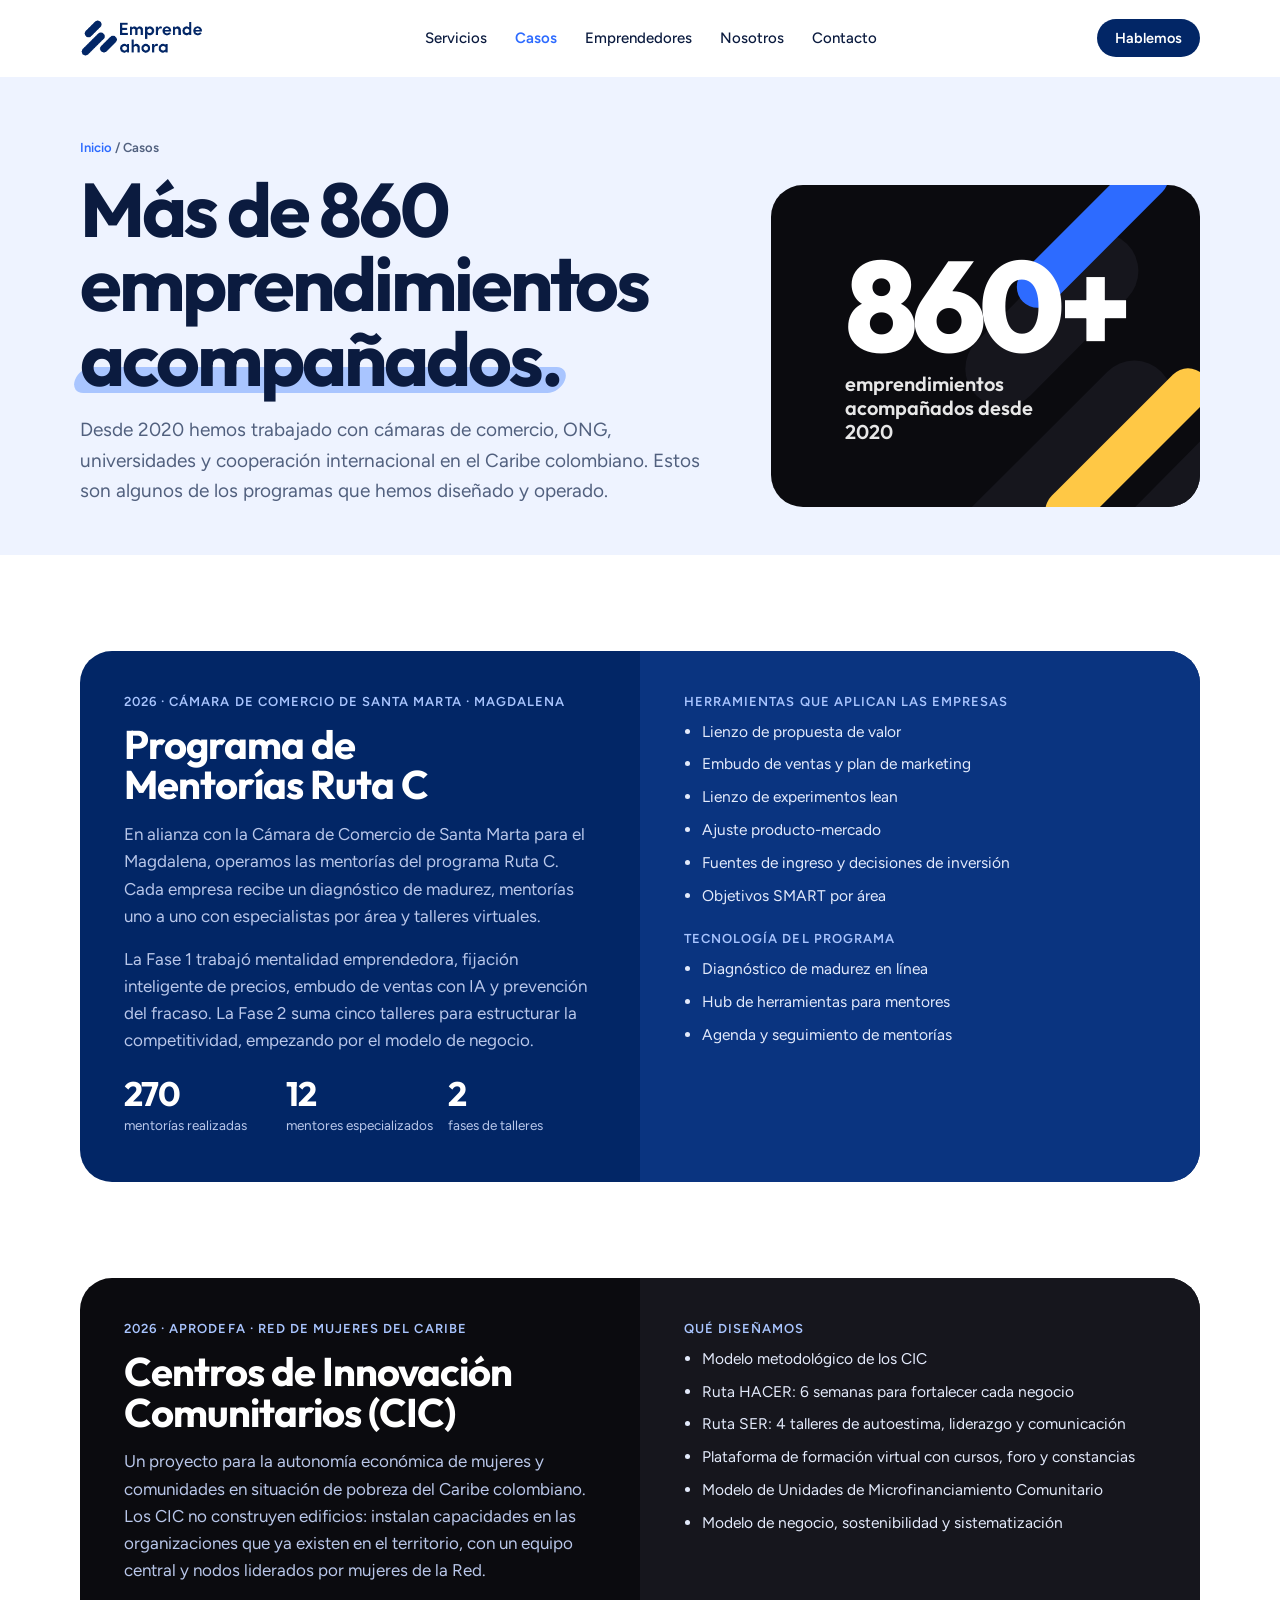
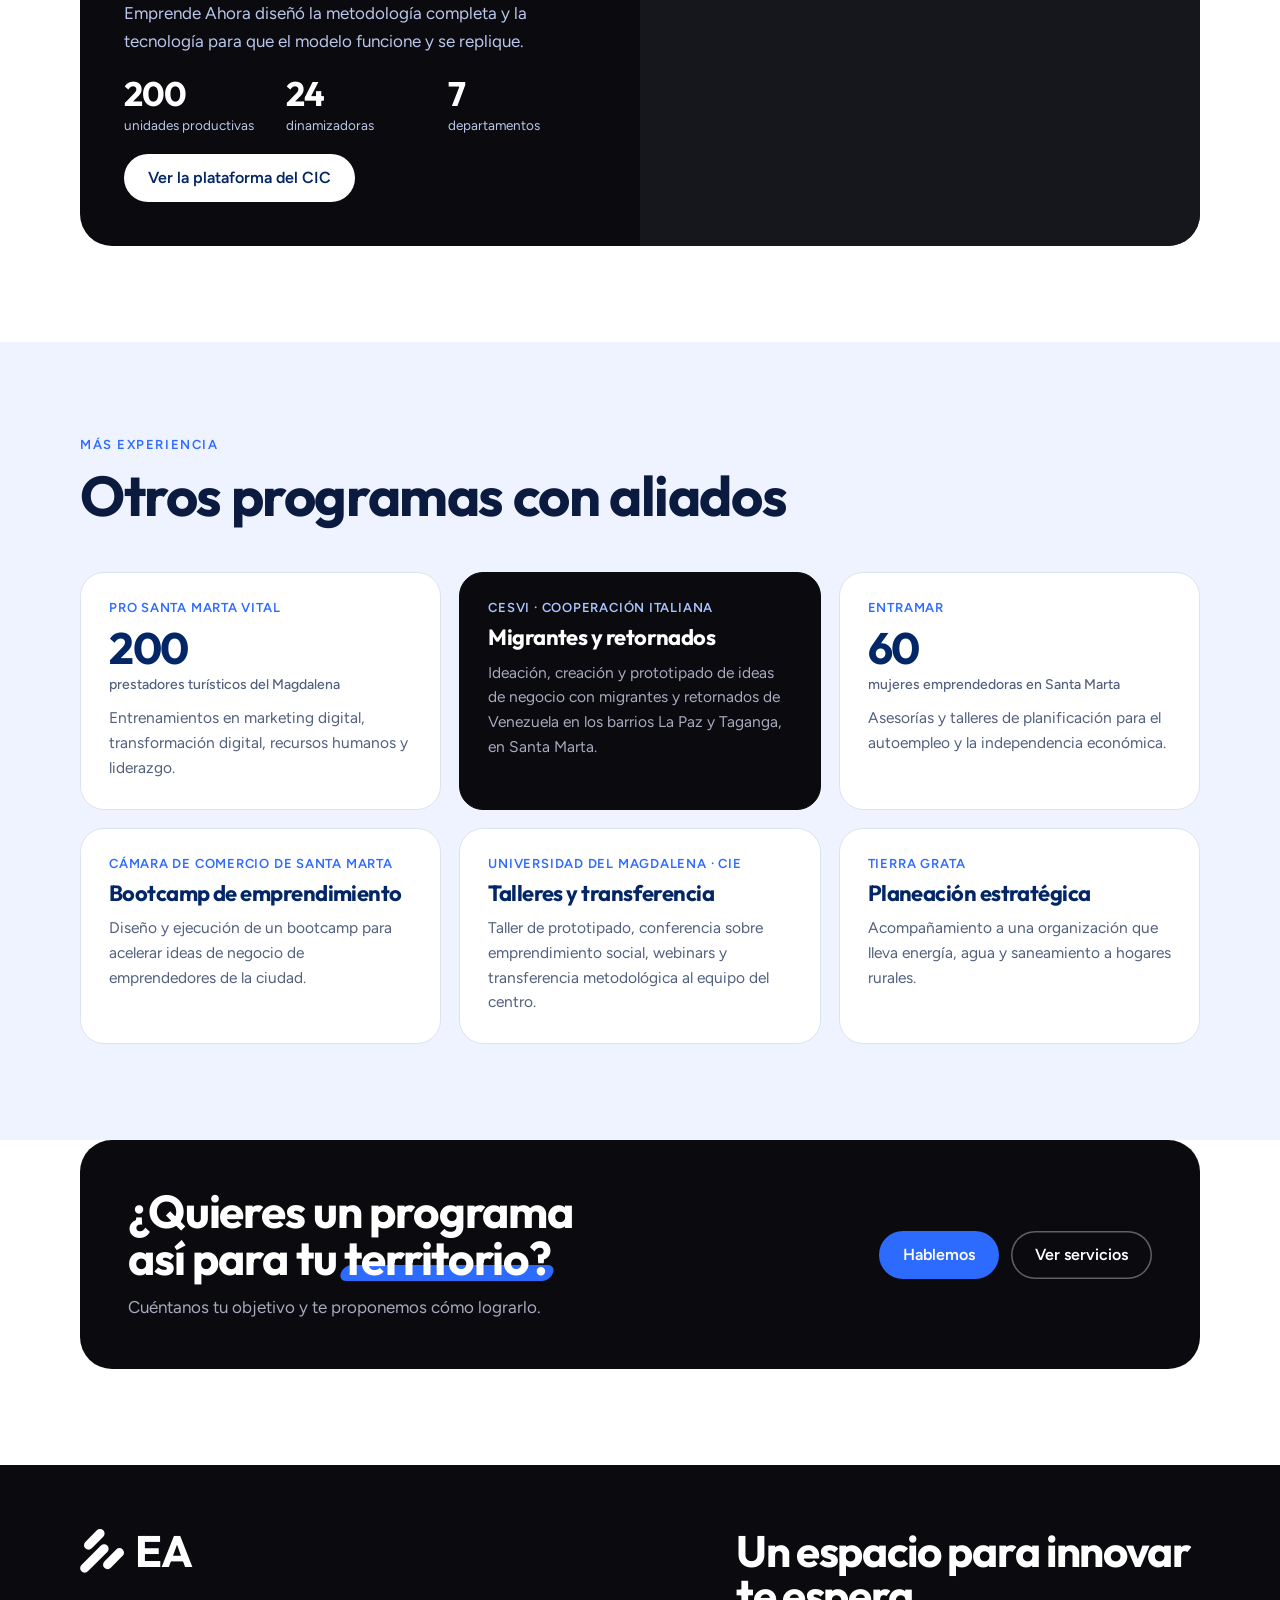
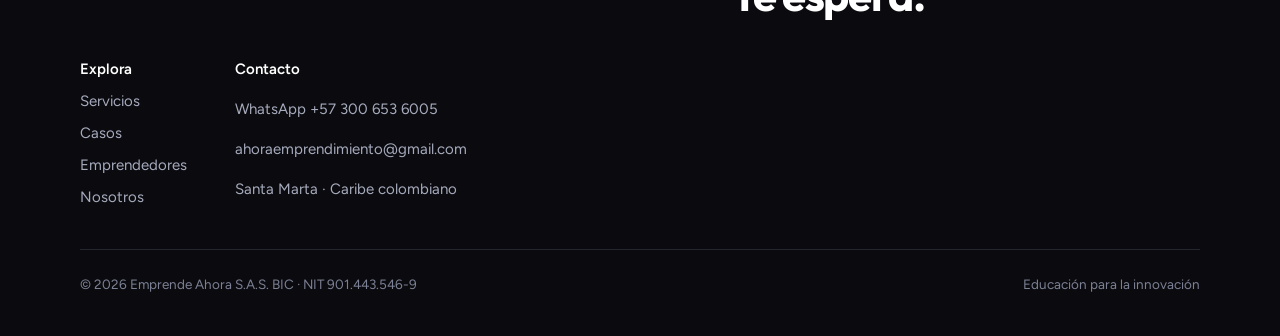
<file: casos.html>
<!doctype html>
<html lang="es">
<head>
<meta charset="utf-8">
<meta name="viewport" content="width=device-width, initial-scale=1, viewport-fit=cover">
<title>Casos · Emprende Ahora</title>
<meta name="description" content="Programa de Mentorías Ruta C con la Cámara de Comercio de Santa Marta, Centros de Innovación Comunitarios con APRODEFA y la Red de Mujeres del Caribe, y más experiencia en el Caribe colombiano.">
<meta property="og:title" content="Casos · Emprende Ahora">
<meta property="og:description" content="Programa de Mentorías Ruta C con la Cámara de Comercio de Santa Marta, Centros de Innovación Comunitarios con APRODEFA y la Red de Mujeres del Caribe, y más experiencia en el Caribe colombiano.">
<meta property="og:type" content="website">
<meta property="og:image" content="https://emprendeahora.com.co/assets/og.png">
<meta name="theme-color" content="#022666">
<link rel="icon" href="assets/favicon.svg" type="image/svg+xml">
<link rel="preconnect" href="https://fonts.googleapis.com">
<link rel="preconnect" href="https://fonts.gstatic.com" crossorigin>
<link rel="stylesheet" href="https://fonts.googleapis.com/css2?family=Outfit:wght@400;600;700;800&family=Figtree:wght@400;500;600&display=swap">
<link rel="stylesheet" href="assets/styles.css?v=5">
<link rel="canonical" href="https://emprendeahora.com.co/casos.html">
<meta property="og:url" content="https://emprendeahora.com.co/casos.html">
<script async src="https://www.googletagmanager.com/gtag/js?id=G-R6X7RFNHPD"></script>
<script>window.dataLayer=window.dataLayer||[];function gtag(){dataLayer.push(arguments);}gtag('js',new Date());gtag('config','G-R6X7RFNHPD');
</script><script>(function(c,l,a,r,i,t,y){c[a]=c[a]||function(){(c[a].q=c[a].q||[]).push(arguments)};t=l.createElement(r);t.async=1;t.src="https://www.clarity.ms/tag/"+i;y=l.getElementsByTagName(r)[0];y.parentNode.insertBefore(t,y);})(window,document,"clarity","script","z8pb3fx84g");</script></head>
<body>
<svg width="0" height="0" style="position:absolute" aria-hidden="true">
  <defs>
    <symbol id="sym" viewBox="0 0 100 100">
      <g fill="none" stroke="currentColor" stroke-width="20.6" stroke-linecap="round">
        <line x1="19.4" y1="36.7" x2="45.6" y2="10.3"/>
        <line x1="10.6" y1="88.9" x2="54.8" y2="44.8"/>
        <line x1="62.7" y1="81" x2="89.7" y2="53.7"/>
      </g>
    </symbol>
    <symbol id="i-bulb" viewBox="0 0 24 24"><path fill="none" stroke="currentColor" stroke-width="2" stroke-linecap="round" stroke-linejoin="round" d="M9 18h6M10 21h4M12 3a6 6 0 0 0-3.5 10.9c.6.5 1 1.2 1 2V16h5v-.1c0-.8.4-1.5 1-2A6 6 0 0 0 12 3z"/></symbol>
    <symbol id="i-rocket" viewBox="0 0 24 24"><path fill="none" stroke="currentColor" stroke-width="2" stroke-linecap="round" stroke-linejoin="round" d="M5 15c-1.5 1.3-2 5-2 5s3.7-.5 5-2c.7-.8.7-2.1-.1-2.9-.8-.8-2.1-.8-2.9-.1zM12 15l-3-3a22 22 0 0 1 2-4A12.9 12.9 0 0 1 22 2c0 2.7-.8 7.5-6 11a22.4 22.4 0 0 1-4 2zM9 12H4s.6-3 2-4c1.6-1.1 5 0 5 0M12 15v5s3-.6 4-2c1.1-1.6 0-5 0-5"/></symbol>
    <symbol id="i-build" viewBox="0 0 24 24"><path fill="none" stroke="currentColor" stroke-width="2" stroke-linecap="round" stroke-linejoin="round" d="M3 21h18M5 21V7l7-4 7 4v14M9 21v-6h6v6M9 10h.01M15 10h.01"/></symbol>
    <symbol id="i-arrow" viewBox="0 0 24 24"><path fill="none" stroke="currentColor" stroke-width="2.2" stroke-linecap="round" stroke-linejoin="round" d="M5 12h14M13 6l6 6-6 6"/></symbol>
    <symbol id="i-check" viewBox="0 0 24 24"><path fill="none" stroke="currentColor" stroke-width="2.2" stroke-linecap="round" stroke-linejoin="round" d="M20 6 9 17l-5-5"/></symbol>
    <symbol id="i-users" viewBox="0 0 24 24"><path fill="none" stroke="currentColor" stroke-width="2" stroke-linecap="round" stroke-linejoin="round" d="M16 21v-2a4 4 0 0 0-4-4H6a4 4 0 0 0-4 4v2M9 11a4 4 0 1 0 0-8 4 4 0 0 0 0 8zM22 21v-2a4 4 0 0 0-3-3.9M16 3.1a4 4 0 0 1 0 7.8"/></symbol>
    <symbol id="i-lab" viewBox="0 0 24 24"><path fill="none" stroke="currentColor" stroke-width="2" stroke-linecap="round" stroke-linejoin="round" d="M9 3h6M10 3v6L4.5 18.5A1.7 1.7 0 0 0 6 21h12a1.7 1.7 0 0 0 1.5-2.5L14 9V3M7 15h10"/></symbol>
  </defs>
</svg>

<header class="nav" id="nav">
  <div class="wrap">
    <a class="logo" href="index.html" aria-label="Emprende Ahora, inicio"><img src="assets/logo-navy.png" alt="Emprende Ahora" width="410" height="124"></a>
    <ul id="menu">
      <li><a href="servicios.html">Servicios</a></li>
      <li><a href="casos.html" aria-current="page">Casos</a></li>
      <li><a href="emprendedores.html">Emprendedores</a></li>
      <li><a href="nosotros.html">Nosotros</a></li>
      <li><a href="index.html#contacto">Contacto</a></li>
    </ul>
    <a class="btn btn-navy" href="index.html#contacto">Hablemos</a>
    <button class="menu-btn" id="menuBtn" type="button" aria-label="Abrir menú" aria-expanded="false" aria-controls="menu"><span></span><span></span><span></span></button>
  </div>
</header>

<main>
<section class="page-hero">
  <div class="wrap">
    <div>
      <p class="crumbs"><a href="index.html">Inicio</a> / Casos</p>
      <h1>Más de 860 emprendimientos <span class="mk">acompañados.</span></h1>
      <p class="lede">Desde 2020 hemos trabajado con cámaras de comercio, ONG, universidades y cooperación internacional en el Caribe colombiano. Estos son algunos de los programas que hemos diseñado y operado.</p>
    </div>
    <figure class="art black" role="img" aria-label="Más de 860 emprendimientos acompañados">
      <svg class="symbig" aria-hidden="true"><use href="#sym"/></svg>
      <span class="cap" style="--x:52%;--y:8%;--w:46%;--h:13%;--c:var(--vivo)"></span>
      <span class="cap" style="--x:58%;--y:76%;--w:50%;--h:13%;--c:var(--sol)"></span>
      <div class="center"><div><div class="bignum">860+</div><div class="biglbl">emprendimientos acompañados desde 2020</div></div></div>
    </figure>
  </div>
</section>

<section id="rutac">
  <div class="wrap">
    <article class="case-hero">
      <div class="txt">
        <span class="who">2026 · Cámara de Comercio de Santa Marta · Magdalena</span>
        <h3>Programa de Mentorías Ruta C</h3>
        <p>En alianza con la Cámara de Comercio de Santa Marta para el Magdalena, operamos las mentorías del programa Ruta C. Cada empresa recibe un diagnóstico de madurez, mentorías uno a uno con especialistas por área y talleres virtuales.</p>
        <p>La Fase 1 trabajó mentalidad emprendedora, fijación inteligente de precios, embudo de ventas con IA y prevención del fracaso. La Fase 2 suma cinco talleres para estructurar la competitividad, empezando por el modelo de negocio.</p>
        <div class="nums"><div><b>270</b><span>mentorías realizadas</span></div><div><b>12</b><span>mentores especializados</span></div><div><b>2</b><span>fases de talleres</span></div></div>
      </div>
      <div class="side">
        <h4>Herramientas que aplican las empresas</h4>
        <ul><li>Lienzo de propuesta de valor</li><li>Embudo de ventas y plan de marketing</li><li>Lienzo de experimentos lean</li><li>Ajuste producto-mercado</li><li>Fuentes de ingreso y decisiones de inversión</li><li>Objetivos SMART por área</li></ul>
        <h4 style="margin-top:12px">Tecnología del programa</h4>
        <ul><li>Diagnóstico de madurez en línea</li><li>Hub de herramientas para mentores</li><li>Agenda y seguimiento de mentorías</li></ul>
      </div>
    </article>
  </div>
</section>

<section id="cic" style="padding-top:0">
  <div class="wrap">
    <article class="case-hero black">
      <div class="txt">
        <span class="who">2026 · APRODEFA · Red de Mujeres del Caribe</span>
        <h3>Centros de Innovación Comunitarios (CIC)</h3>
        <p>Un proyecto para la autonomía económica de mujeres y comunidades en situación de pobreza del Caribe colombiano. Los CIC no construyen edificios: instalan capacidades en las organizaciones que ya existen en el territorio, con un equipo central y nodos liderados por mujeres de la Red.</p>
        <p>Emprende Ahora diseñó la metodología completa y la tecnología para que el modelo funcione y se replique.</p>
        <div class="nums"><div><b>200</b><span>unidades productivas</span></div><div><b>24</b><span>dinamizadoras</span></div><div><b>7</b><span>departamentos</span></div></div>
        <a class="btn btn-white" href="https://cicredmujeresdelcaribe.org" target="_blank" rel="noopener">Ver la plataforma del CIC</a>
      </div>
      <div class="side">
        <h4>Qué diseñamos</h4>
        <ul><li>Modelo metodológico de los CIC</li><li>Ruta HACER: 6 semanas para fortalecer cada negocio</li><li>Ruta SER: 4 talleres de autoestima, liderazgo y comunicación</li><li>Plataforma de formación virtual con cursos, foro y constancias</li><li>Modelo de Unidades de Microfinanciamiento Comunitario</li><li>Modelo de negocio, sostenibilidad y sistematización</li></ul>
      </div>
    </article>
  </div>
</section>

<section class="programs" aria-labelledby="mas-t">
  <div class="wrap">
    <div class="head">
      <span class="eyebrow">Más experiencia</span>
      <h2 class="h2" id="mas-t">Otros programas con aliados</h2>
    </div>
    <div class="cases">
      <article class="case"><span class="who">Pro Santa Marta Vital</span><div class="big">200<small>prestadores turísticos del Magdalena</small></div><p>Entrenamientos en marketing digital, transformación digital, recursos humanos y liderazgo.</p></article>
      <article class="case feature"><span class="who">CESVI · Cooperación italiana</span><h3>Migrantes y retornados</h3><p>Ideación, creación y prototipado de ideas de negocio con migrantes y retornados de Venezuela en los barrios La Paz y Taganga, en Santa Marta.</p></article>
      <article class="case"><span class="who">Entramar</span><div class="big">60<small>mujeres emprendedoras en Santa Marta</small></div><p>Asesorías y talleres de planificación para el autoempleo y la independencia económica.</p></article>
      <article class="case"><span class="who">Cámara de Comercio de Santa Marta</span><h3>Bootcamp de emprendimiento</h3><p>Diseño y ejecución de un bootcamp para acelerar ideas de negocio de emprendedores de la ciudad.</p></article>
      <article class="case"><span class="who">Universidad del Magdalena · CIE</span><h3>Talleres y transferencia</h3><p>Taller de prototipado, conferencia sobre emprendimiento social, webinars y transferencia metodológica al equipo del centro.</p></article>
      <article class="case"><span class="who">Tierra Grata</span><h3>Planeación estratégica</h3><p>Acompañamiento a una organización que lleva energía, agua y saneamiento a hogares rurales.</p></article>
    </div>
  </div>
</section>

<section style="padding-top:0">
  <div class="wrap">
    <div class="cta-band">
      <div>
        <h2>¿Quieres un programa así para tu <span class="mk">territorio?</span></h2>
        <p>Cuéntanos tu objetivo y te proponemos cómo lograrlo.</p>
      </div>
      <div class="ctas"><a class="btn btn-vivo" href="https://wa.me/573006536005" target="_blank" rel="noopener">Hablemos</a><a class="btn btn-ghost-w" href="servicios.html">Ver servicios</a></div>
    </div>
  </div>
</section>

</main>

<footer>
  <div class="wrap">
    <div class="top">
      <span class="lock" aria-label="EA"><svg aria-hidden="true"><use href="#sym"/></svg>EA</span>
      <p class="slogan">Un espacio para innovar te espera.</p>
    </div>
    <div class="cols">
      <div><b>Explora</b><a href="servicios.html">Servicios</a><a href="casos.html">Casos</a><a href="emprendedores.html">Emprendedores</a><a href="nosotros.html">Nosotros</a></div>
      <div><b>Contacto</b><a href="https://wa.me/573006536005" target="_blank" rel="noopener">WhatsApp +57 300 653 6005</a><a href="mailto:ahoraemprendimiento@gmail.com">ahoraemprendimiento@gmail.com</a><span>Santa Marta · Caribe colombiano</span></div>
    </div>
    <div class="legal"><span>© 2026 Emprende Ahora S.A.S. BIC · NIT 901.443.546-9</span><span>Educación para la innovación</span></div>
  </div>
</footer>
<script src="assets/main.js?v=5"></script>
</body>
</html>
</file>
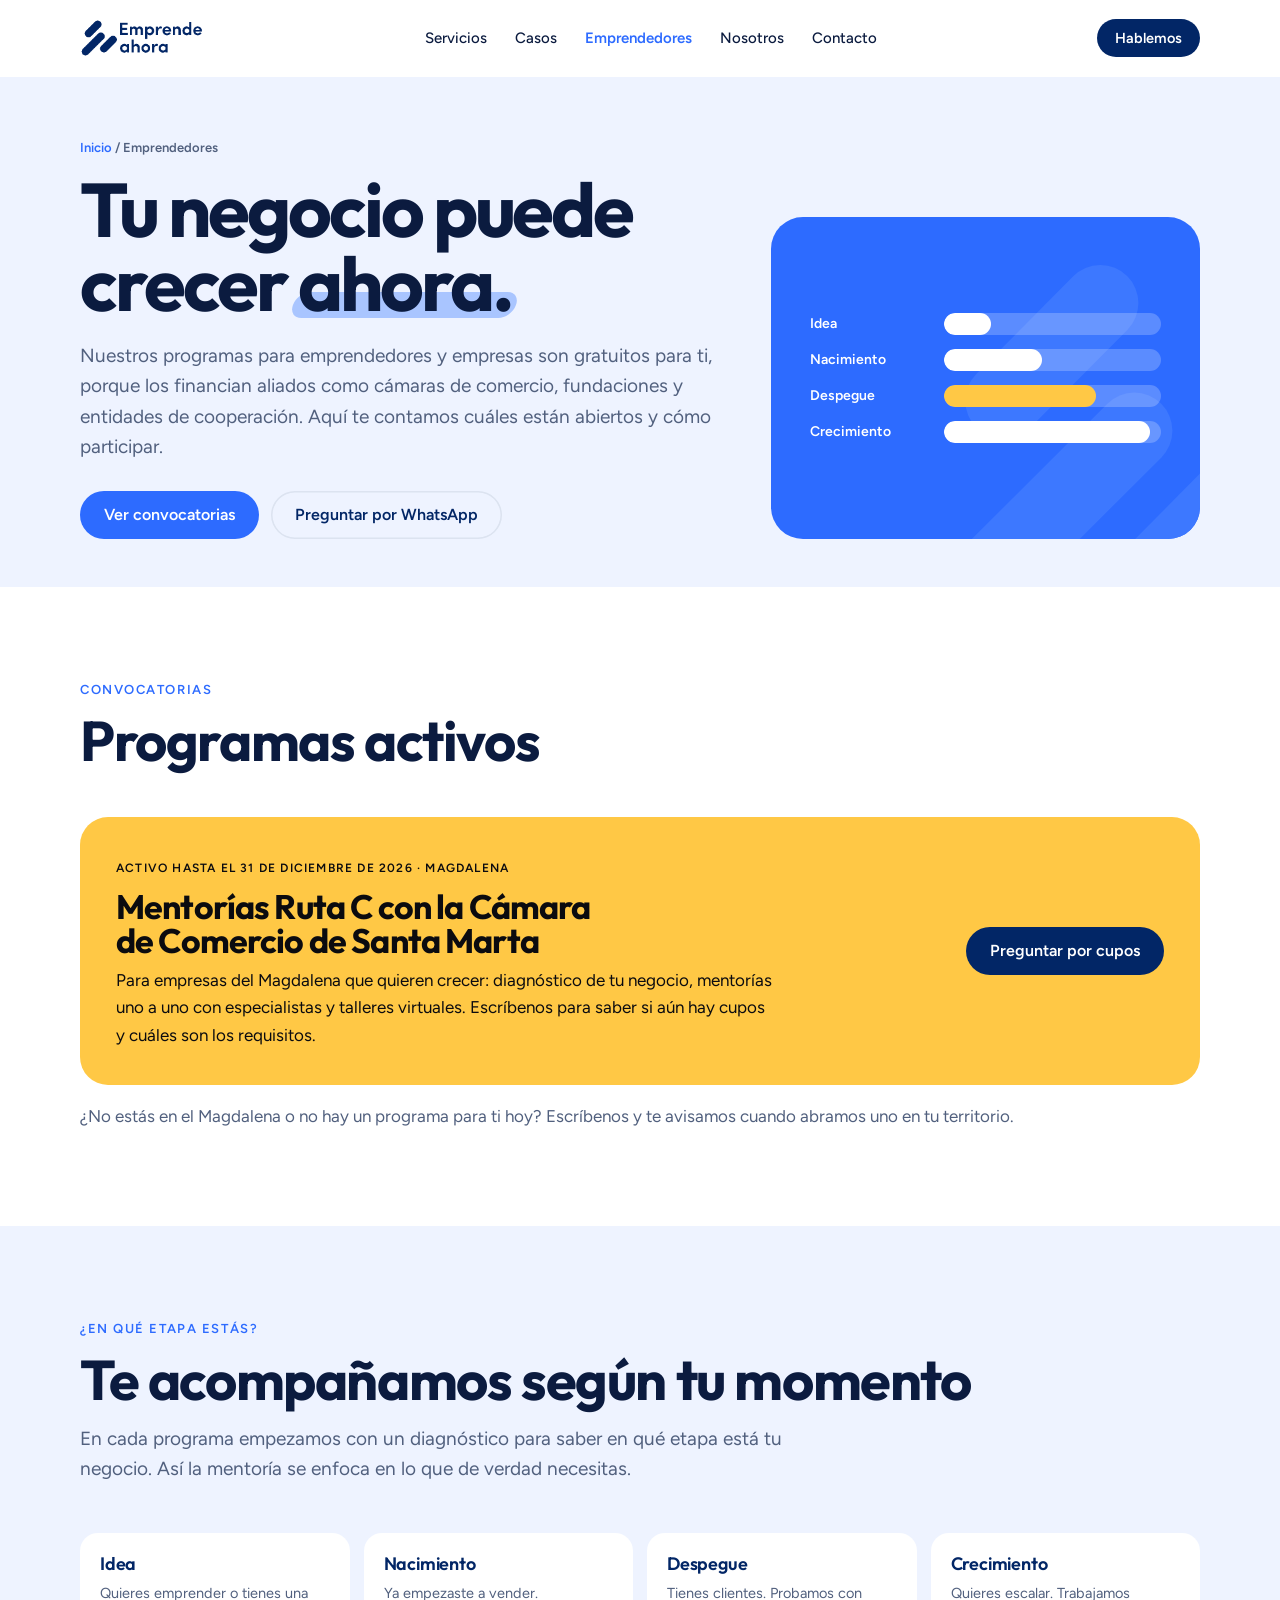
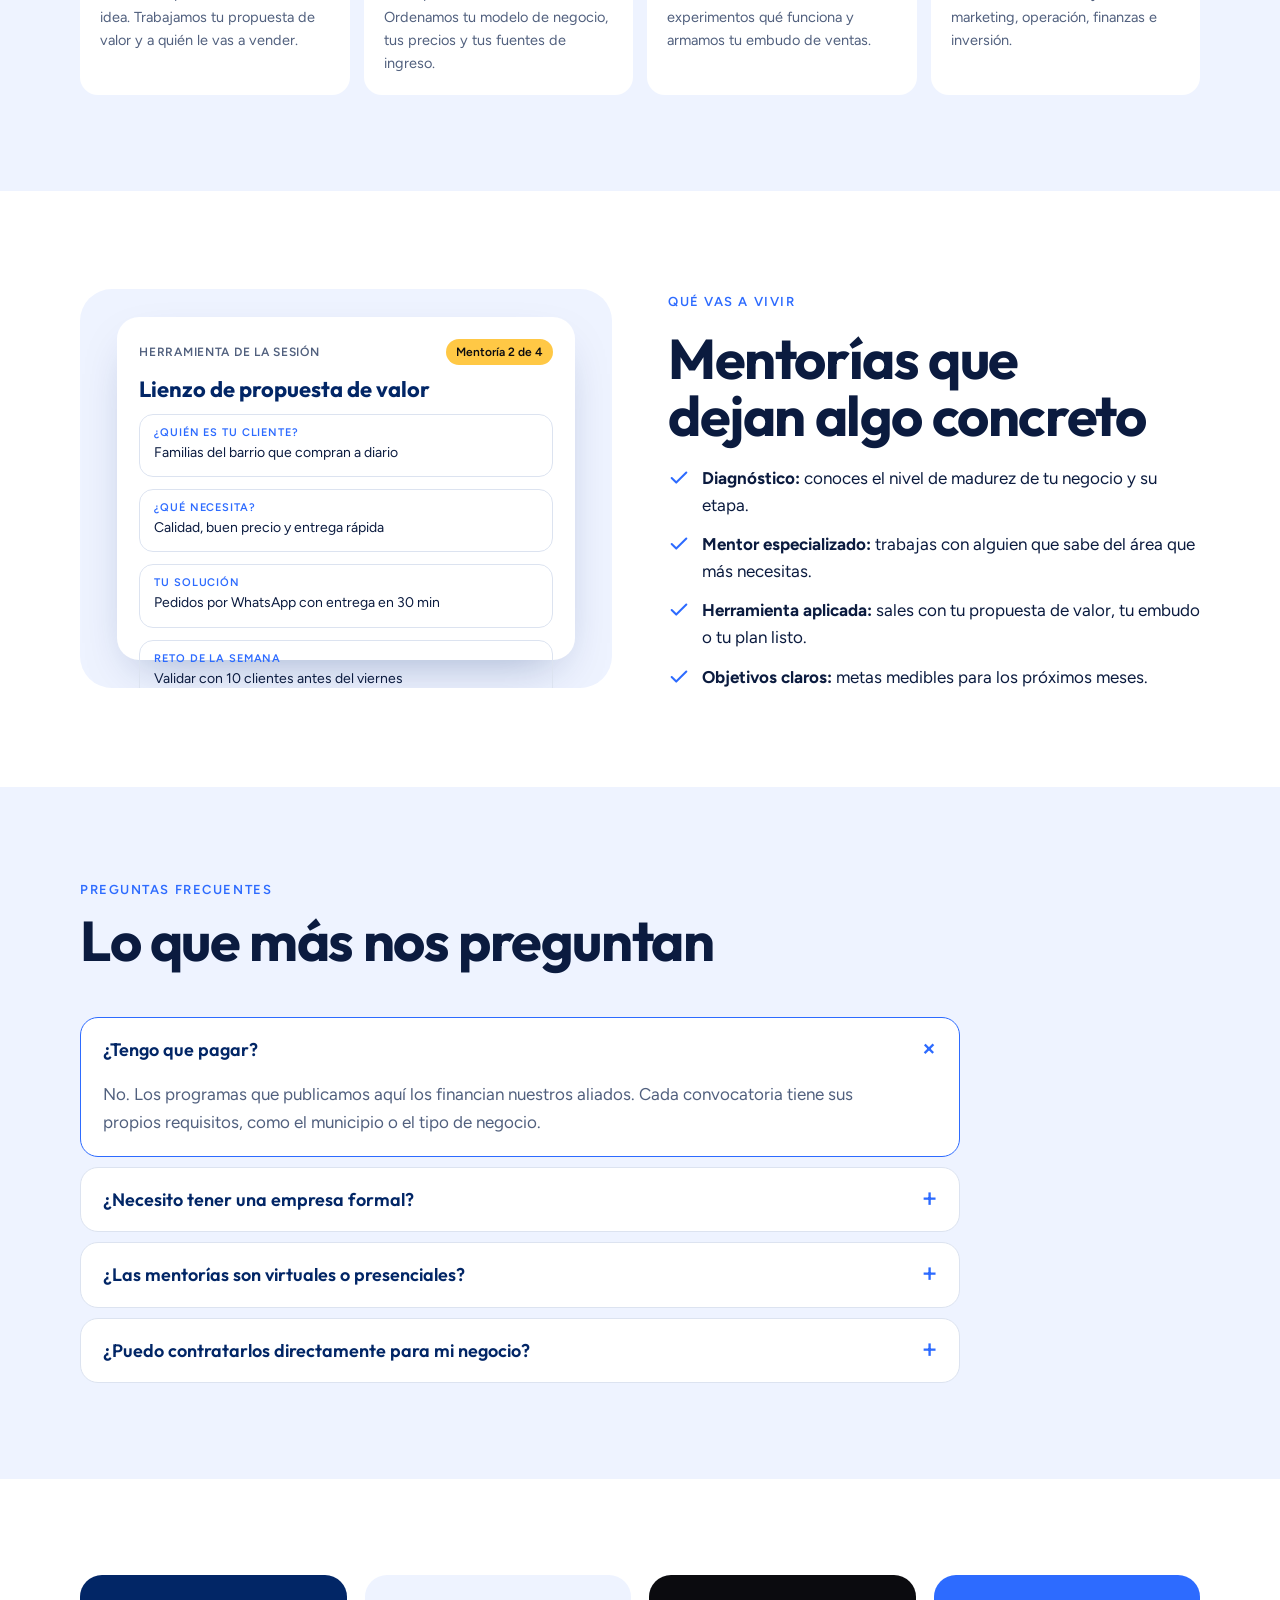
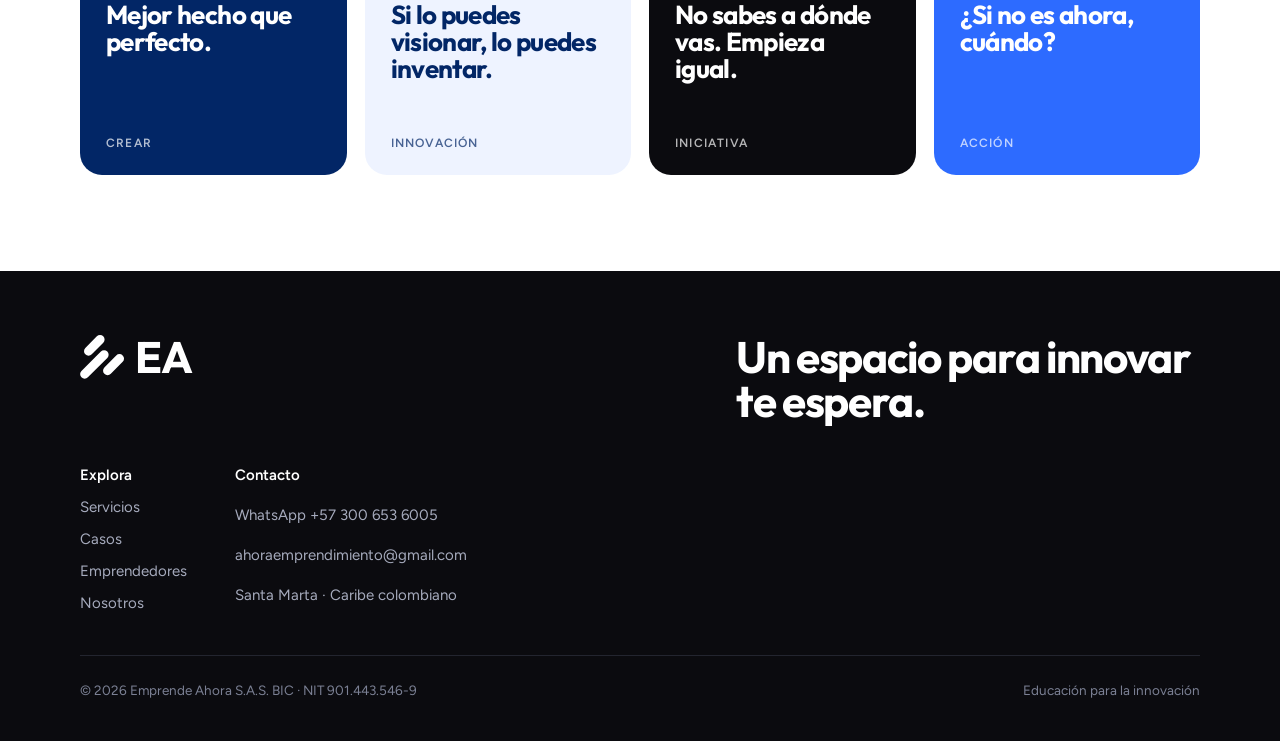
<file: emprendedores.html>
<!doctype html>
<html lang="es">
<head>
<meta charset="utf-8">
<meta name="viewport" content="width=device-width, initial-scale=1, viewport-fit=cover">
<title>Para emprendedores · Emprende Ahora</title>
<meta name="description" content="Programas gratuitos para emprendedores y empresas del Caribe colombiano, financiados por nuestros aliados. Conoce las convocatorias abiertas y cómo participar.">
<meta property="og:title" content="Para emprendedores · Emprende Ahora">
<meta property="og:description" content="Programas gratuitos para emprendedores y empresas del Caribe colombiano, financiados por nuestros aliados. Conoce las convocatorias abiertas y cómo participar.">
<meta property="og:type" content="website">
<meta property="og:image" content="https://emprendeahora.com.co/assets/og.png">
<meta name="theme-color" content="#022666">
<link rel="icon" href="assets/favicon.svg" type="image/svg+xml">
<link rel="preconnect" href="https://fonts.googleapis.com">
<link rel="preconnect" href="https://fonts.gstatic.com" crossorigin>
<link rel="stylesheet" href="https://fonts.googleapis.com/css2?family=Outfit:wght@400;600;700;800&family=Figtree:wght@400;500;600&display=swap">
<link rel="stylesheet" href="assets/styles.css?v=5">
<link rel="canonical" href="https://emprendeahora.com.co/emprendedores.html">
<meta property="og:url" content="https://emprendeahora.com.co/emprendedores.html">
<script async src="https://www.googletagmanager.com/gtag/js?id=G-R6X7RFNHPD"></script>
<script>window.dataLayer=window.dataLayer||[];function gtag(){dataLayer.push(arguments);}gtag('js',new Date());gtag('config','G-R6X7RFNHPD');
</script><script>(function(c,l,a,r,i,t,y){c[a]=c[a]||function(){(c[a].q=c[a].q||[]).push(arguments)};t=l.createElement(r);t.async=1;t.src="https://www.clarity.ms/tag/"+i;y=l.getElementsByTagName(r)[0];y.parentNode.insertBefore(t,y);})(window,document,"clarity","script","z8pb3fx84g");</script></head>
<body>
<svg width="0" height="0" style="position:absolute" aria-hidden="true">
  <defs>
    <symbol id="sym" viewBox="0 0 100 100">
      <g fill="none" stroke="currentColor" stroke-width="20.6" stroke-linecap="round">
        <line x1="19.4" y1="36.7" x2="45.6" y2="10.3"/>
        <line x1="10.6" y1="88.9" x2="54.8" y2="44.8"/>
        <line x1="62.7" y1="81" x2="89.7" y2="53.7"/>
      </g>
    </symbol>
    <symbol id="i-bulb" viewBox="0 0 24 24"><path fill="none" stroke="currentColor" stroke-width="2" stroke-linecap="round" stroke-linejoin="round" d="M9 18h6M10 21h4M12 3a6 6 0 0 0-3.5 10.9c.6.5 1 1.2 1 2V16h5v-.1c0-.8.4-1.5 1-2A6 6 0 0 0 12 3z"/></symbol>
    <symbol id="i-rocket" viewBox="0 0 24 24"><path fill="none" stroke="currentColor" stroke-width="2" stroke-linecap="round" stroke-linejoin="round" d="M5 15c-1.5 1.3-2 5-2 5s3.7-.5 5-2c.7-.8.7-2.1-.1-2.9-.8-.8-2.1-.8-2.9-.1zM12 15l-3-3a22 22 0 0 1 2-4A12.9 12.9 0 0 1 22 2c0 2.7-.8 7.5-6 11a22.4 22.4 0 0 1-4 2zM9 12H4s.6-3 2-4c1.6-1.1 5 0 5 0M12 15v5s3-.6 4-2c1.1-1.6 0-5 0-5"/></symbol>
    <symbol id="i-build" viewBox="0 0 24 24"><path fill="none" stroke="currentColor" stroke-width="2" stroke-linecap="round" stroke-linejoin="round" d="M3 21h18M5 21V7l7-4 7 4v14M9 21v-6h6v6M9 10h.01M15 10h.01"/></symbol>
    <symbol id="i-arrow" viewBox="0 0 24 24"><path fill="none" stroke="currentColor" stroke-width="2.2" stroke-linecap="round" stroke-linejoin="round" d="M5 12h14M13 6l6 6-6 6"/></symbol>
    <symbol id="i-check" viewBox="0 0 24 24"><path fill="none" stroke="currentColor" stroke-width="2.2" stroke-linecap="round" stroke-linejoin="round" d="M20 6 9 17l-5-5"/></symbol>
    <symbol id="i-users" viewBox="0 0 24 24"><path fill="none" stroke="currentColor" stroke-width="2" stroke-linecap="round" stroke-linejoin="round" d="M16 21v-2a4 4 0 0 0-4-4H6a4 4 0 0 0-4 4v2M9 11a4 4 0 1 0 0-8 4 4 0 0 0 0 8zM22 21v-2a4 4 0 0 0-3-3.9M16 3.1a4 4 0 0 1 0 7.8"/></symbol>
    <symbol id="i-lab" viewBox="0 0 24 24"><path fill="none" stroke="currentColor" stroke-width="2" stroke-linecap="round" stroke-linejoin="round" d="M9 3h6M10 3v6L4.5 18.5A1.7 1.7 0 0 0 6 21h12a1.7 1.7 0 0 0 1.5-2.5L14 9V3M7 15h10"/></symbol>
  </defs>
</svg>

<header class="nav" id="nav">
  <div class="wrap">
    <a class="logo" href="index.html" aria-label="Emprende Ahora, inicio"><img src="assets/logo-navy.png" alt="Emprende Ahora" width="410" height="124"></a>
    <ul id="menu">
      <li><a href="servicios.html">Servicios</a></li>
      <li><a href="casos.html">Casos</a></li>
      <li><a href="emprendedores.html" aria-current="page">Emprendedores</a></li>
      <li><a href="nosotros.html">Nosotros</a></li>
      <li><a href="index.html#contacto">Contacto</a></li>
    </ul>
    <a class="btn btn-navy" href="index.html#contacto">Hablemos</a>
    <button class="menu-btn" id="menuBtn" type="button" aria-label="Abrir menú" aria-expanded="false" aria-controls="menu"><span></span><span></span><span></span></button>
  </div>
</header>

<main>
<section class="page-hero">
  <div class="wrap">
    <div>
      <p class="crumbs"><a href="index.html">Inicio</a> / Emprendedores</p>
      <h1>Tu negocio puede crecer <span class="mk">ahora.</span></h1>
      <p class="lede">Nuestros programas para emprendedores y empresas son gratuitos para ti, porque los financian aliados como cámaras de comercio, fundaciones y entidades de cooperación. Aquí te contamos cuáles están abiertos y cómo participar.</p>
      <div style="display:flex;flex-wrap:wrap;gap:12px;margin-top:28px">
        <a class="btn btn-vivo" href="#convocatorias">Ver convocatorias</a>
        <a class="btn btn-ghost" href="https://wa.me/573006536005" target="_blank" rel="noopener">Preguntar por WhatsApp</a>
      </div>
    </div>
    <figure class="art vivo" role="img" aria-label="Etapas de un negocio: idea, nacimiento, despegue y crecimiento">
      <svg class="symbig" aria-hidden="true"><use href="#sym"/></svg>
      <div class="path">
        <div><span>Idea</span><i style="--p:22%"></i></div>
        <div><span>Nacimiento</span><i style="--p:45%"></i></div>
        <div class="on"><span>Despegue</span><i style="--p:70%"></i></div>
        <div><span>Crecimiento</span><i style="--p:95%"></i></div>
      </div>
    </figure>
  </div>
</section>

<section id="convocatorias">
  <div class="wrap">
    <div class="head">
      <span class="eyebrow">Convocatorias</span>
      <h2 class="h2">Programas activos</h2>
    </div>
    <div class="open-call">
      <div>
        <span class="tag">Activo hasta el 31 de diciembre de 2026 · Magdalena</span>
        <h3>Mentorías Ruta C con la Cámara de Comercio de Santa Marta</h3>
        <p>Para empresas del Magdalena que quieren crecer: diagnóstico de tu negocio, mentorías uno a uno con especialistas y talleres virtuales. Escríbenos para saber si aún hay cupos y cuáles son los requisitos.</p>
      </div>
      <a class="btn btn-navy" href="https://wa.me/573006536005" target="_blank" rel="noopener">Preguntar por cupos</a>
    </div>
    <p style="margin-top:18px;color:var(--muted)">¿No estás en el Magdalena o no hay un programa para ti hoy? Escríbenos y te avisamos cuando abramos uno en tu territorio.</p>
  </div>
</section>

<section class="programs" aria-labelledby="etapas-t">
  <div class="wrap">
    <div class="head">
      <span class="eyebrow">¿En qué etapa estás?</span>
      <h2 class="h2" id="etapas-t">Te acompañamos según tu momento</h2>
      <p class="lede">En cada programa empezamos con un diagnóstico para saber en qué etapa está tu negocio. Así la mentoría se enfoca en lo que de verdad necesitas.</p>
    </div>
    <div class="topics topics4">
      <div class="topic"><b>Idea</b><span>Quieres emprender o tienes una idea. Trabajamos tu propuesta de valor y a quién le vas a vender.</span></div>
      <div class="topic"><b>Nacimiento</b><span>Ya empezaste a vender. Ordenamos tu modelo de negocio, tus precios y tus fuentes de ingreso.</span></div>
      <div class="topic"><b>Despegue</b><span>Tienes clientes. Probamos con experimentos qué funciona y armamos tu embudo de ventas.</span></div>
      <div class="topic"><b>Crecimiento</b><span>Quieres escalar. Trabajamos marketing, operación, finanzas e inversión.</span></div>
    </div>
  </div>
</section>

<section aria-labelledby="como-t">
  <div class="wrap split rev">
    <figure class="art niebla" role="img" aria-label="Ejemplo de herramienta aplicada en una mentoría">
      <div class="mock">
        <div class="top"><span>Herramienta de la sesión</span><em>Mentoría 2 de 4</em></div>
        <b style="font:700 22px/1.1 var(--f-display)">Lienzo de propuesta de valor</b>
        <div class="field"><small>¿Quién es tu cliente?</small><span>Familias del barrio que compran a diario</span></div>
        <div class="field"><small>¿Qué necesita?</small><span>Calidad, buen precio y entrega rápida</span></div>
        <div class="field"><small>Tu solución</small><span>Pedidos por WhatsApp con entrega en 30 min</span></div>
        <div class="field"><small>Reto de la semana</small><span>Validar con 10 clientes antes del viernes</span></div>
        <p class="note">Ejemplo ilustrativo.</p>
      </div>
    </figure>
    <div>
      <span class="eyebrow">Qué vas a vivir</span>
      <h2 class="h2" id="como-t" style="margin-top:16px">Mentorías que dejan algo concreto</h2>
      <ul class="checks">
        <li><svg aria-hidden="true"><use href="#i-check"/></svg><span><b>Diagnóstico:</b> conoces el nivel de madurez de tu negocio y su etapa.</span></li>
        <li><svg aria-hidden="true"><use href="#i-check"/></svg><span><b>Mentor especializado:</b> trabajas con alguien que sabe del área que más necesitas.</span></li>
        <li><svg aria-hidden="true"><use href="#i-check"/></svg><span><b>Herramienta aplicada:</b> sales con tu propuesta de valor, tu embudo o tu plan listo.</span></li>
        <li><svg aria-hidden="true"><use href="#i-check"/></svg><span><b>Objetivos claros:</b> metas medibles para los próximos meses.</span></li>
      </ul>
    </div>
  </div>
</section>

<section class="programs" aria-labelledby="faq-t">
  <div class="wrap">
    <div class="head">
      <span class="eyebrow">Preguntas frecuentes</span>
      <h2 class="h2" id="faq-t">Lo que más nos preguntan</h2>
    </div>
    <div class="faq">
      <details open><summary>¿Tengo que pagar?</summary><p>No. Los programas que publicamos aquí los financian nuestros aliados. Cada convocatoria tiene sus propios requisitos, como el municipio o el tipo de negocio.</p></details>
      <details><summary>¿Necesito tener una empresa formal?</summary><p>Depende del programa. Algunos piden registro en cámara de comercio y otros están abiertos a emprendimientos informales o de economía popular. Pregúntanos por WhatsApp.</p></details>
      <details><summary>¿Las mentorías son virtuales o presenciales?</summary><p>Ambas, según el programa. La mayoría de mentorías uno a uno son virtuales y algunos talleres son presenciales en el territorio.</p></details>
      <details><summary>¿Puedo contratarlos directamente para mi negocio?</summary><p>Por ahora trabajamos a través de programas con aliados. Escríbenos y te avisamos cuando haya una convocatoria para ti.</p></details>
    </div>
  </div>
</section>

<section aria-label="Frases Emprende Ahora">
  <div class="wrap">
    <div class="quotes">
      <div class="quote q1"><p>Mejor hecho que perfecto.</p><span>Crear</span></div>
      <div class="quote q2"><p>Si lo puedes visionar, lo puedes inventar.</p><span>Innovación</span></div>
      <div class="quote q3"><p>No sabes a dónde vas. Empieza igual.</p><span>Iniciativa</span></div>
      <div class="quote q4"><p>¿Si no es ahora, cuándo?</p><span>Acción</span></div>
    </div>
  </div>
</section>

</main>

<footer>
  <div class="wrap">
    <div class="top">
      <span class="lock" aria-label="EA"><svg aria-hidden="true"><use href="#sym"/></svg>EA</span>
      <p class="slogan">Un espacio para innovar te espera.</p>
    </div>
    <div class="cols">
      <div><b>Explora</b><a href="servicios.html">Servicios</a><a href="casos.html">Casos</a><a href="emprendedores.html">Emprendedores</a><a href="nosotros.html">Nosotros</a></div>
      <div><b>Contacto</b><a href="https://wa.me/573006536005" target="_blank" rel="noopener">WhatsApp +57 300 653 6005</a><a href="mailto:ahoraemprendimiento@gmail.com">ahoraemprendimiento@gmail.com</a><span>Santa Marta · Caribe colombiano</span></div>
    </div>
    <div class="legal"><span>© 2026 Emprende Ahora S.A.S. BIC · NIT 901.443.546-9</span><span>Educación para la innovación</span></div>
  </div>
</footer>
<script src="assets/main.js?v=5"></script>
</body>
</html>
</file>
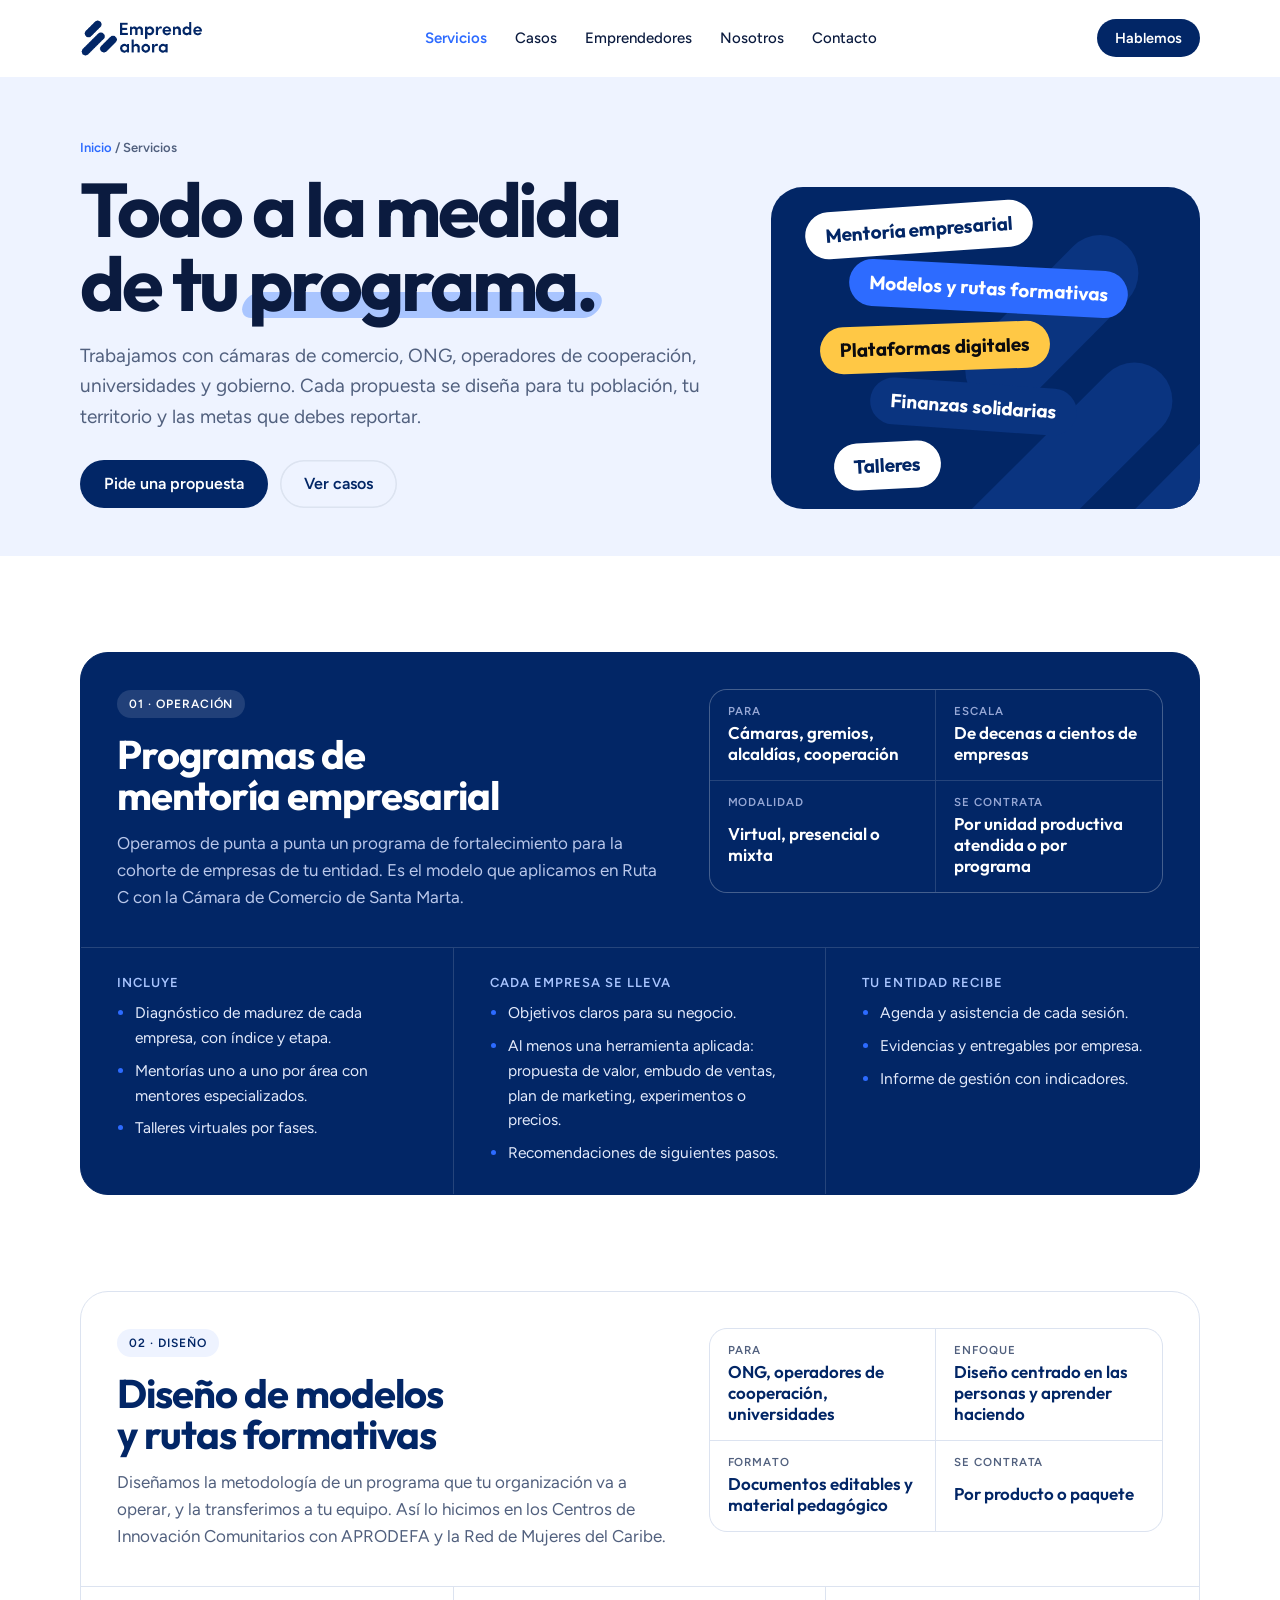
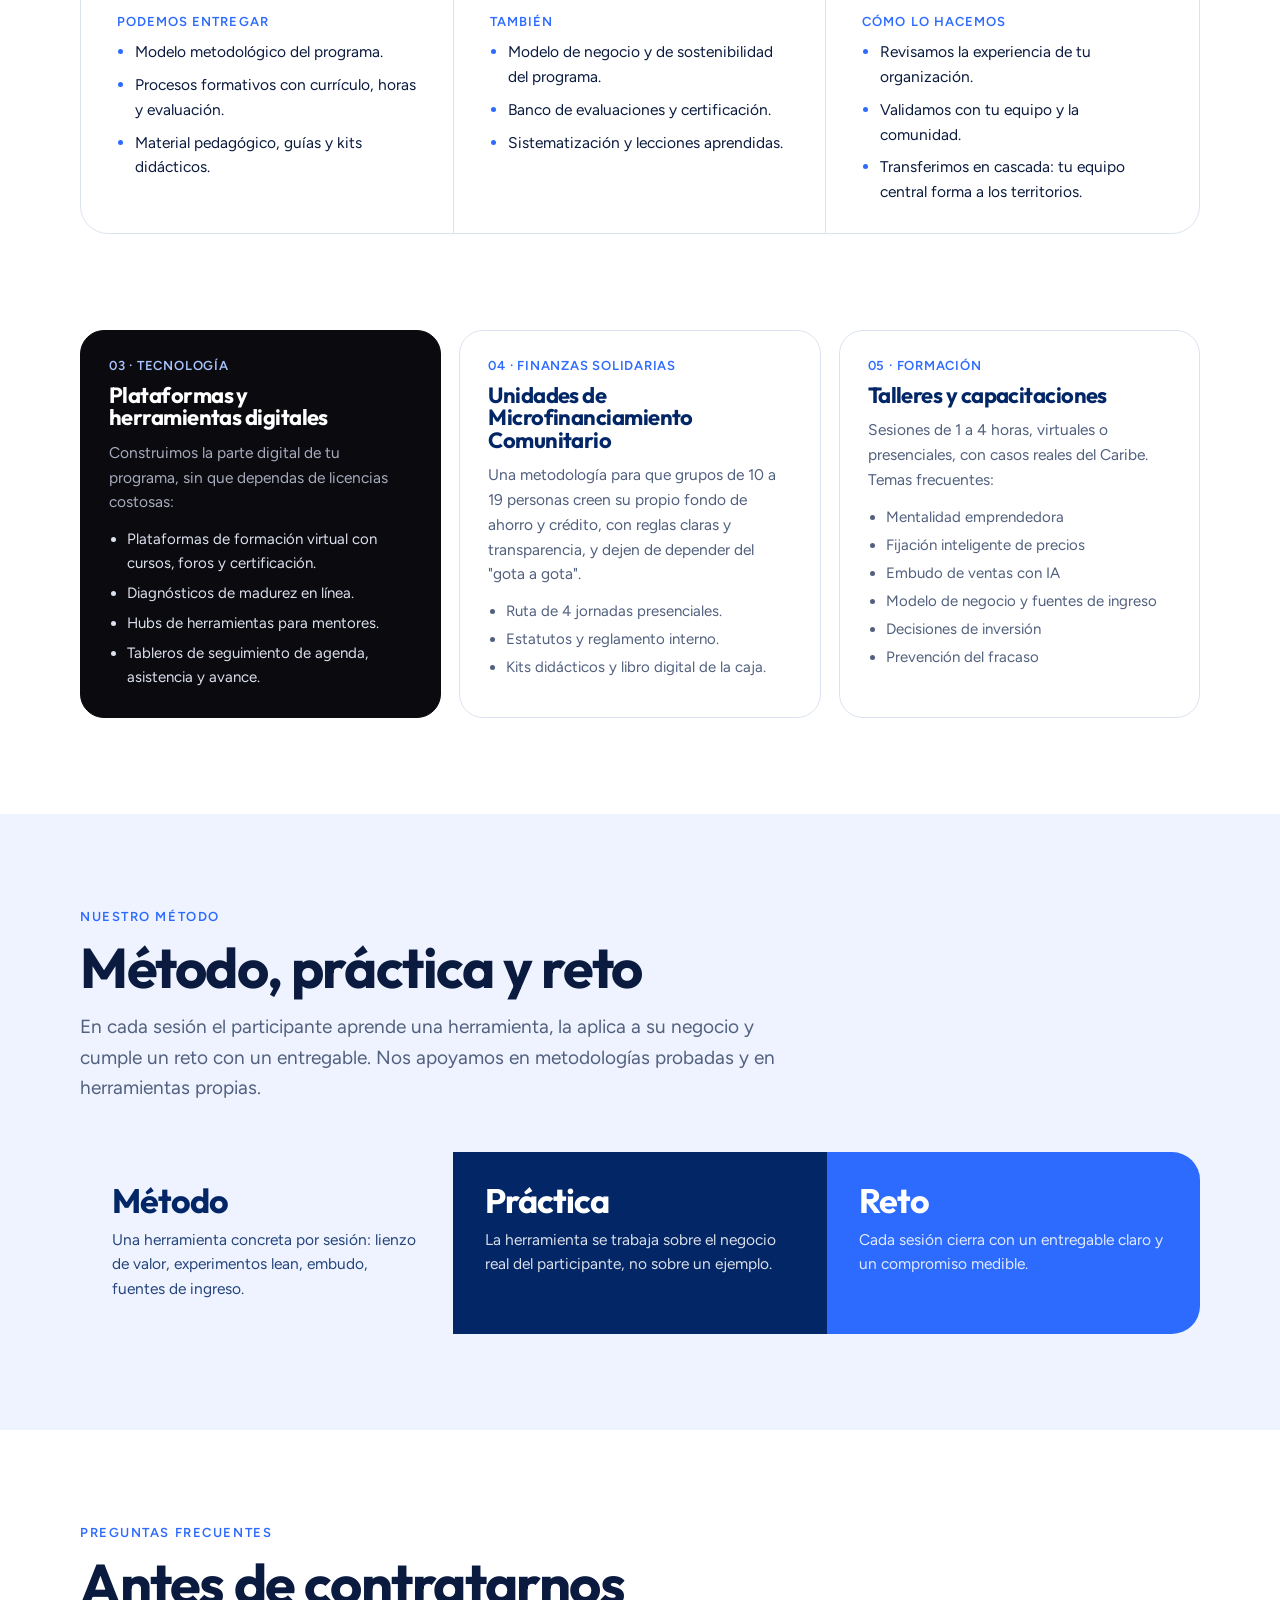
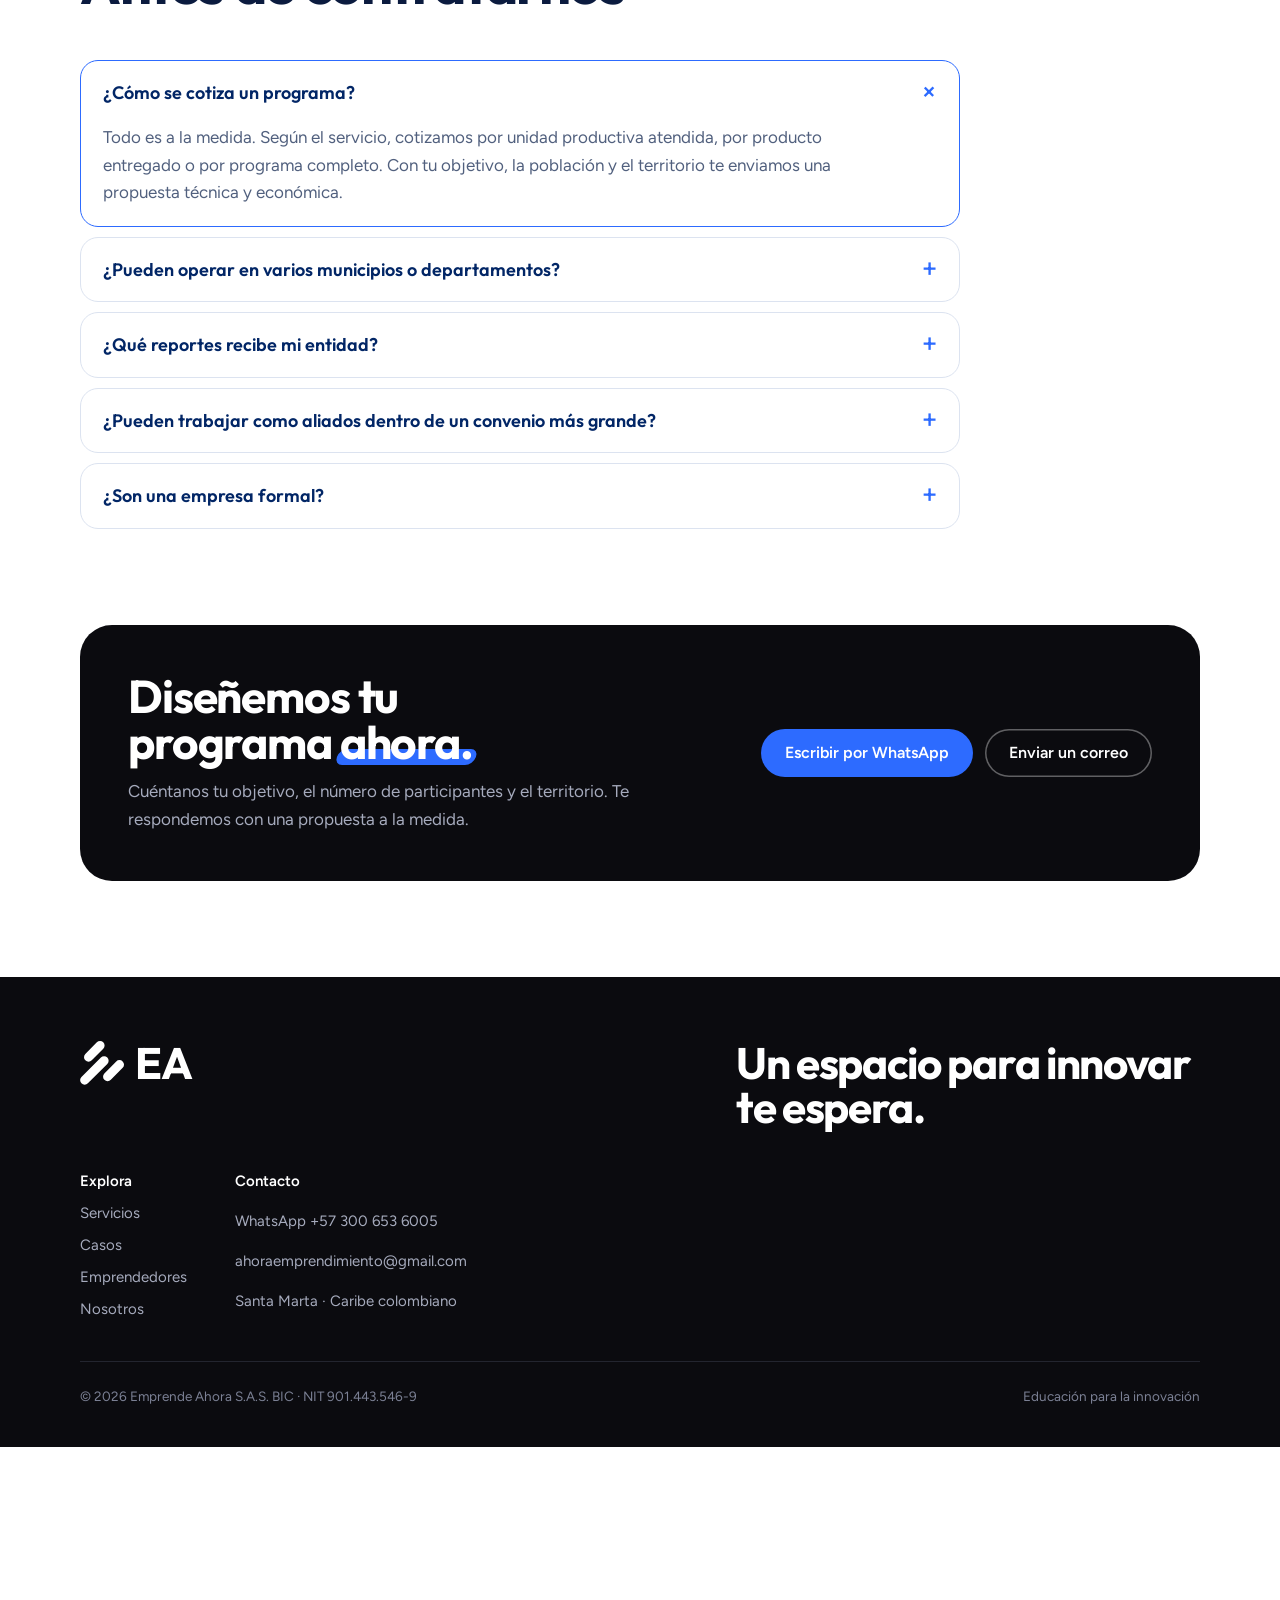
<file: entidades.html>
<!doctype html><html lang="es"><head><meta charset="utf-8"><title>Emprende Ahora</title><meta http-equiv="refresh" content="0; url=servicios.html"><link rel="canonical" href="https://emprendeahora.github.io/servicios.html"></head><body><p>Esta página cambió. <a href="servicios.html">Continuar</a></p></body></html>
</file>
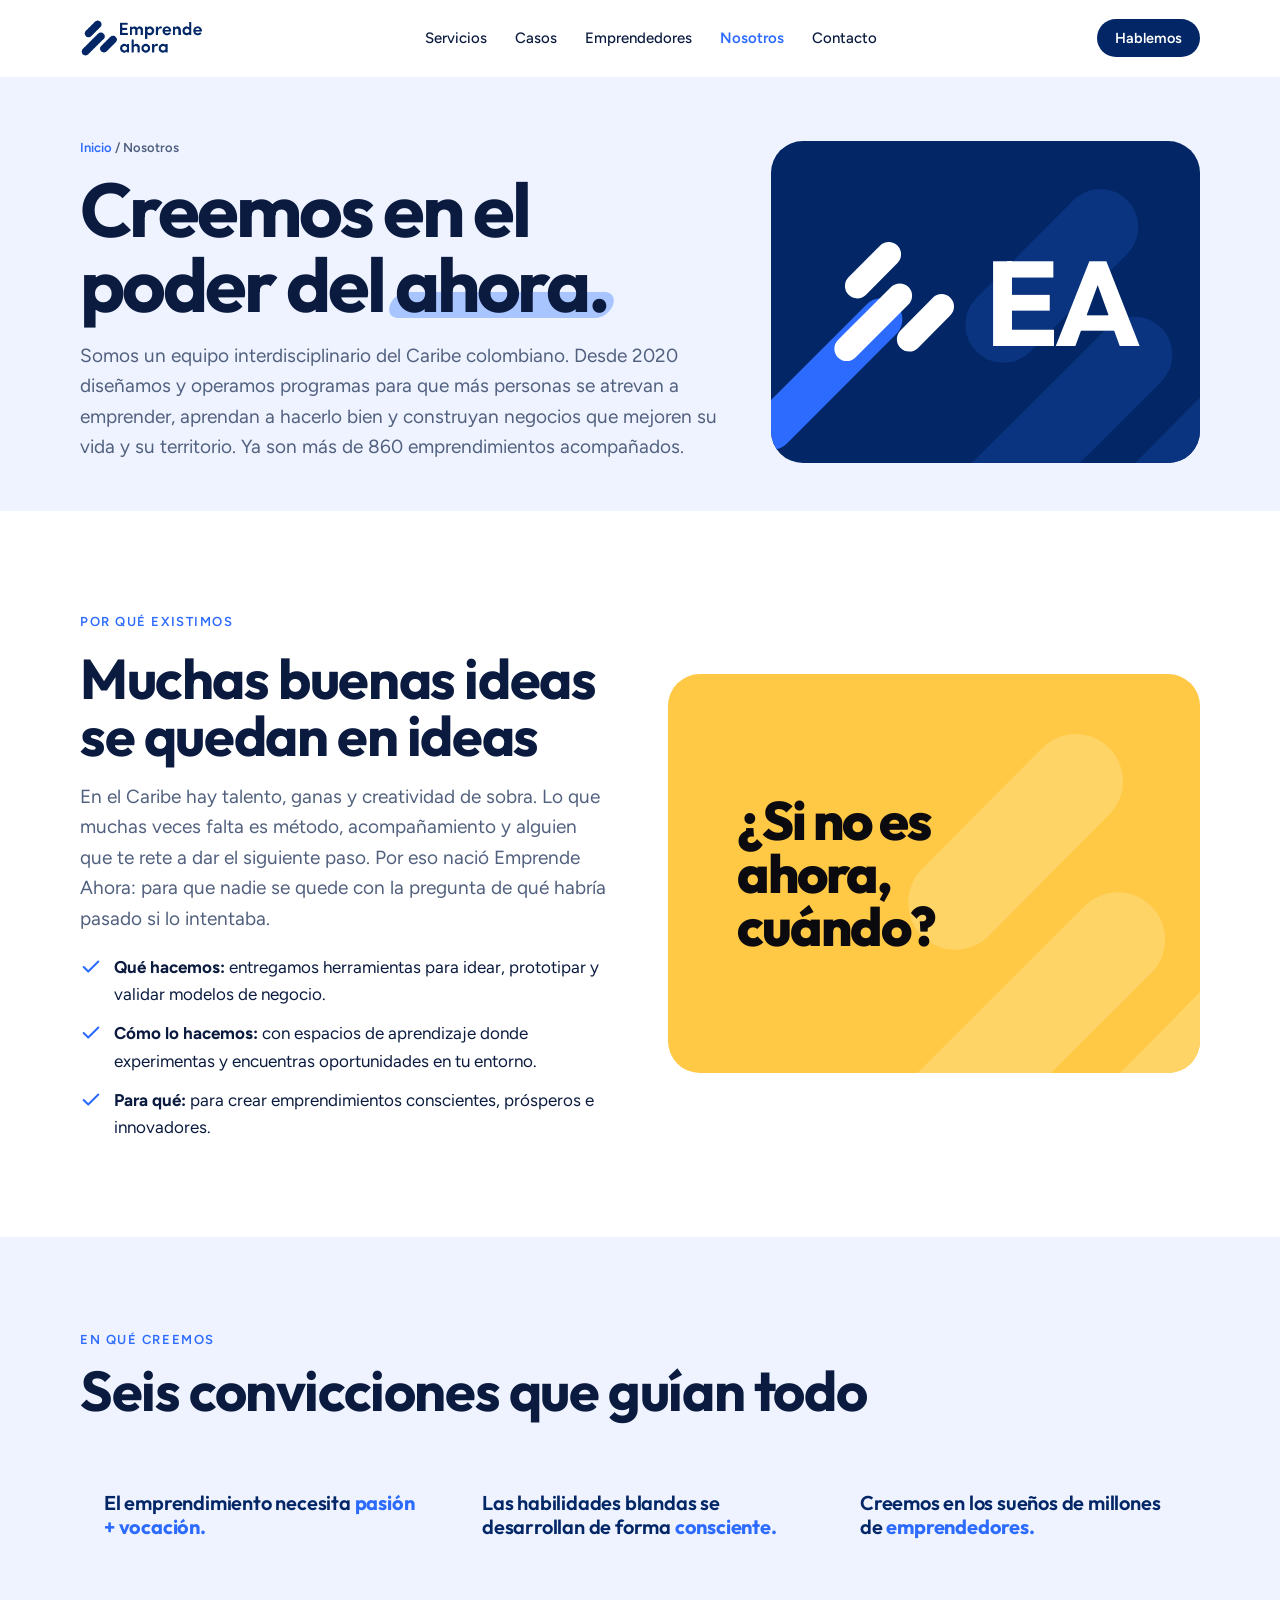
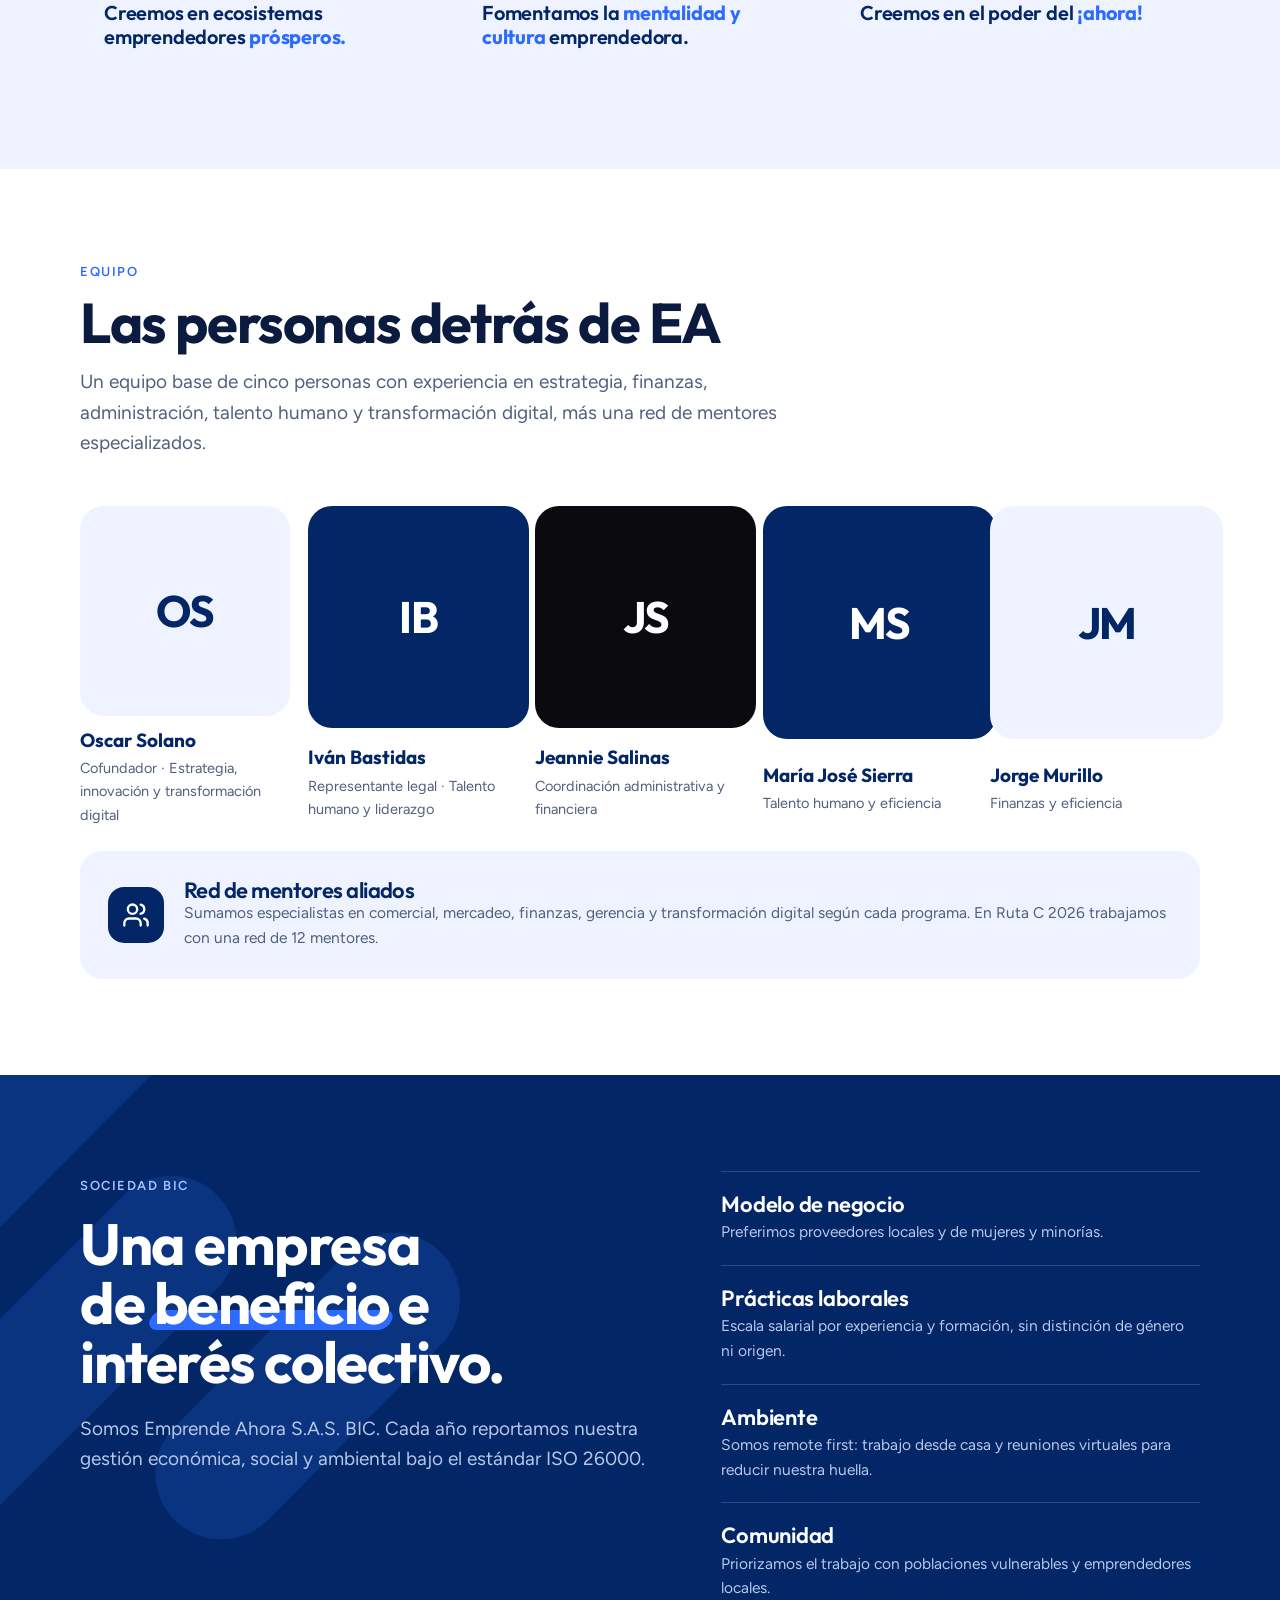
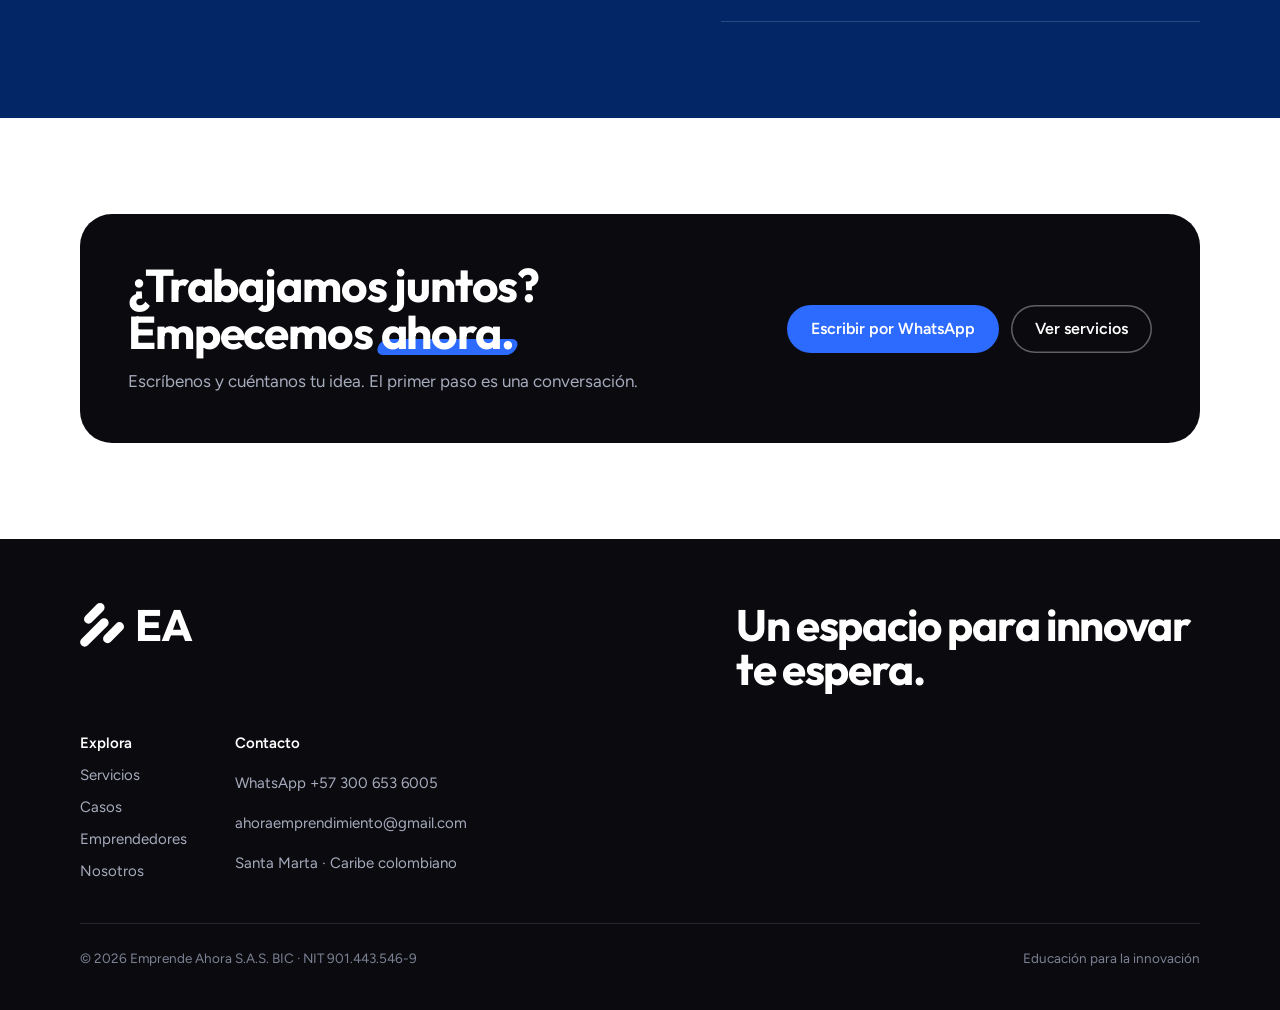
<file: nosotros.html>
<!doctype html>
<html lang="es">
<head>
<meta charset="utf-8">
<meta name="viewport" content="width=device-width, initial-scale=1, viewport-fit=cover">
<title>Nosotros · Emprende Ahora</title>
<meta name="description" content="Somos un equipo del Caribe colombiano que cree en el potencial emprendedor de la región. Empresa de educación para la innovación y sociedad BIC desde 2020.">
<meta property="og:title" content="Nosotros · Emprende Ahora">
<meta property="og:description" content="Somos un equipo del Caribe colombiano que cree en el potencial emprendedor de la región. Empresa de educación para la innovación y sociedad BIC desde 2020.">
<meta property="og:type" content="website">
<meta property="og:image" content="https://emprendeahora.com.co/assets/og.png">
<meta name="theme-color" content="#022666">
<link rel="icon" href="assets/favicon.svg" type="image/svg+xml">
<link rel="preconnect" href="https://fonts.googleapis.com">
<link rel="preconnect" href="https://fonts.gstatic.com" crossorigin>
<link rel="stylesheet" href="https://fonts.googleapis.com/css2?family=Outfit:wght@400;600;700;800&family=Figtree:wght@400;500;600&display=swap">
<link rel="stylesheet" href="assets/styles.css?v=5">
<link rel="canonical" href="https://emprendeahora.com.co/nosotros.html">
<meta property="og:url" content="https://emprendeahora.com.co/nosotros.html">
<script async src="https://www.googletagmanager.com/gtag/js?id=G-R6X7RFNHPD"></script>
<script>window.dataLayer=window.dataLayer||[];function gtag(){dataLayer.push(arguments);}gtag('js',new Date());gtag('config','G-R6X7RFNHPD');
</script><script>(function(c,l,a,r,i,t,y){c[a]=c[a]||function(){(c[a].q=c[a].q||[]).push(arguments)};t=l.createElement(r);t.async=1;t.src="https://www.clarity.ms/tag/"+i;y=l.getElementsByTagName(r)[0];y.parentNode.insertBefore(t,y);})(window,document,"clarity","script","z8pb3fx84g");</script></head>
<body>
<svg width="0" height="0" style="position:absolute" aria-hidden="true">
  <defs>
    <symbol id="sym" viewBox="0 0 100 100">
      <g fill="none" stroke="currentColor" stroke-width="20.6" stroke-linecap="round">
        <line x1="19.4" y1="36.7" x2="45.6" y2="10.3"/>
        <line x1="10.6" y1="88.9" x2="54.8" y2="44.8"/>
        <line x1="62.7" y1="81" x2="89.7" y2="53.7"/>
      </g>
    </symbol>
    <symbol id="i-bulb" viewBox="0 0 24 24"><path fill="none" stroke="currentColor" stroke-width="2" stroke-linecap="round" stroke-linejoin="round" d="M9 18h6M10 21h4M12 3a6 6 0 0 0-3.5 10.9c.6.5 1 1.2 1 2V16h5v-.1c0-.8.4-1.5 1-2A6 6 0 0 0 12 3z"/></symbol>
    <symbol id="i-rocket" viewBox="0 0 24 24"><path fill="none" stroke="currentColor" stroke-width="2" stroke-linecap="round" stroke-linejoin="round" d="M5 15c-1.5 1.3-2 5-2 5s3.7-.5 5-2c.7-.8.7-2.1-.1-2.9-.8-.8-2.1-.8-2.9-.1zM12 15l-3-3a22 22 0 0 1 2-4A12.9 12.9 0 0 1 22 2c0 2.7-.8 7.5-6 11a22.4 22.4 0 0 1-4 2zM9 12H4s.6-3 2-4c1.6-1.1 5 0 5 0M12 15v5s3-.6 4-2c1.1-1.6 0-5 0-5"/></symbol>
    <symbol id="i-build" viewBox="0 0 24 24"><path fill="none" stroke="currentColor" stroke-width="2" stroke-linecap="round" stroke-linejoin="round" d="M3 21h18M5 21V7l7-4 7 4v14M9 21v-6h6v6M9 10h.01M15 10h.01"/></symbol>
    <symbol id="i-arrow" viewBox="0 0 24 24"><path fill="none" stroke="currentColor" stroke-width="2.2" stroke-linecap="round" stroke-linejoin="round" d="M5 12h14M13 6l6 6-6 6"/></symbol>
    <symbol id="i-check" viewBox="0 0 24 24"><path fill="none" stroke="currentColor" stroke-width="2.2" stroke-linecap="round" stroke-linejoin="round" d="M20 6 9 17l-5-5"/></symbol>
    <symbol id="i-users" viewBox="0 0 24 24"><path fill="none" stroke="currentColor" stroke-width="2" stroke-linecap="round" stroke-linejoin="round" d="M16 21v-2a4 4 0 0 0-4-4H6a4 4 0 0 0-4 4v2M9 11a4 4 0 1 0 0-8 4 4 0 0 0 0 8zM22 21v-2a4 4 0 0 0-3-3.9M16 3.1a4 4 0 0 1 0 7.8"/></symbol>
    <symbol id="i-lab" viewBox="0 0 24 24"><path fill="none" stroke="currentColor" stroke-width="2" stroke-linecap="round" stroke-linejoin="round" d="M9 3h6M10 3v6L4.5 18.5A1.7 1.7 0 0 0 6 21h12a1.7 1.7 0 0 0 1.5-2.5L14 9V3M7 15h10"/></symbol>
  </defs>
</svg>

<header class="nav" id="nav">
  <div class="wrap">
    <a class="logo" href="index.html" aria-label="Emprende Ahora, inicio"><img src="assets/logo-navy.png" alt="Emprende Ahora" width="410" height="124"></a>
    <ul id="menu">
      <li><a href="servicios.html">Servicios</a></li>
      <li><a href="casos.html">Casos</a></li>
      <li><a href="emprendedores.html">Emprendedores</a></li>
      <li><a href="nosotros.html" aria-current="page">Nosotros</a></li>
      <li><a href="index.html#contacto">Contacto</a></li>
    </ul>
    <a class="btn btn-navy" href="index.html#contacto">Hablemos</a>
    <button class="menu-btn" id="menuBtn" type="button" aria-label="Abrir menú" aria-expanded="false" aria-controls="menu"><span></span><span></span><span></span></button>
  </div>
</header>

<main>
<section class="page-hero">
  <div class="wrap">
    <div>
      <p class="crumbs"><a href="index.html">Inicio</a> / Nosotros</p>
      <h1>Creemos en el poder del <span class="mk">ahora.</span></h1>
      <p class="lede">Somos un equipo interdisciplinario del Caribe colombiano. Desde 2020 diseñamos y operamos programas para que más personas se atrevan a emprender, aprendan a hacerlo bien y construyan negocios que mejoren su vida y su territorio. Ya son más de 860 emprendimientos acompañados.</p>
    </div>
    <figure class="art" role="img" aria-label="Logo EA de Emprende Ahora">
      <svg class="symbig" aria-hidden="true"><use href="#sym"/></svg>
      <span class="cap" style="--x:-10%;--y:66%;--w:46%;--h:13%;--c:var(--vivo)"></span>
      <div class="center"><span class="lock lockup"><svg aria-hidden="true"><use href="#sym"/></svg>EA</span></div>
    </figure>
  </div>
</section>

<section aria-labelledby="hist-t">
  <div class="wrap split">
    <div>
      <span class="eyebrow">Por qué existimos</span>
      <h2 class="h2" id="hist-t" style="margin-top:16px">Muchas buenas ideas se quedan en ideas</h2>
      <p class="lede" style="margin-top:18px">En el Caribe hay talento, ganas y creatividad de sobra. Lo que muchas veces falta es método, acompañamiento y alguien que te rete a dar el siguiente paso. Por eso nació Emprende Ahora: para que nadie se quede con la pregunta de qué habría pasado si lo intentaba.</p>
      <ul class="checks">
        <li><svg aria-hidden="true"><use href="#i-check"/></svg><span><b>Qué hacemos:</b> entregamos herramientas para idear, prototipar y validar modelos de negocio.</span></li>
        <li><svg aria-hidden="true"><use href="#i-check"/></svg><span><b>Cómo lo hacemos:</b> con espacios de aprendizaje donde experimentas y encuentras oportunidades en tu entorno.</span></li>
        <li><svg aria-hidden="true"><use href="#i-check"/></svg><span><b>Para qué:</b> para crear emprendimientos conscientes, prósperos e innovadores.</span></li>
      </ul>
    </div>
    <figure class="art sol" role="img" aria-label="¿Si no es ahora, cuándo?">
      <svg class="symbig" aria-hidden="true"><use href="#sym"/></svg>
      <div class="center" style="place-items:center start"><p class="quote">¿Si no es ahora, cuándo?</p></div>
    </figure>
  </div>
</section>

<section class="programs" aria-labelledby="cree-t">
  <div class="wrap">
    <div class="head">
      <span class="eyebrow">En qué creemos</span>
      <h2 class="h2" id="cree-t">Seis convicciones que guían todo</h2>
    </div>
    <div class="beliefs">
      <div>El emprendimiento necesita <b>pasión + vocación.</b></div>
      <div>Las habilidades blandas se desarrollan de forma <b>consciente.</b></div>
      <div>Creemos en los sueños de millones de <b>emprendedores.</b></div>
      <div>Creemos en ecosistemas emprendedores <b>prósperos.</b></div>
      <div>Fomentamos la <b>mentalidad y cultura</b> emprendedora.</div>
      <div>Creemos en el poder del <b>¡ahora!</b></div>
    </div>
  </div>
</section>

<section aria-labelledby="eq-t">
  <div class="wrap">
    <div class="head">
      <span class="eyebrow">Equipo</span>
      <h2 class="h2" id="eq-t">Las personas detrás de EA</h2>
      <p class="lede">Un equipo base de cinco personas con experiencia en estrategia, finanzas, administración, talento humano y transformación digital, más una red de mentores especializados.</p>
    </div>
    <div class="team team5">
      <div class="member"><div class="av" aria-hidden="true">OS</div><div><b>Oscar Solano</b><span>Cofundador · Estrategia, innovación y transformación digital</span></div></div>
      <div class="member"><div class="av" aria-hidden="true">IB</div><div><b>Iván Bastidas</b><span>Representante legal · Talento humano y liderazgo</span></div></div>
      <div class="member"><div class="av" aria-hidden="true">JS</div><div><b>Jeannie Salinas</b><span>Coordinación administrativa y financiera</span></div></div>
      <div class="member"><div class="av" aria-hidden="true">MS</div><div><b>María José Sierra</b><span>Talento humano y eficiencia</span></div></div>
      <div class="member"><div class="av" aria-hidden="true">JM</div><div><b>Jorge Murillo</b><span>Finanzas y eficiencia</span></div></div>
    </div>
    <div class="who-c" style="margin-top:24px;display:grid;grid-template-columns:auto 1fr;gap:20px;align-items:center">
      <span class="ic" style="width:56px;height:56px;border-radius:16px;background:var(--navy);color:#fff;display:grid;place-items:center"><svg width="28" height="28" aria-hidden="true"><use href="#i-users"/></svg></span>
      <div><h3>Red de mentores aliados</h3><p>Sumamos especialistas en comercial, mercadeo, finanzas, gerencia y transformación digital según cada programa. En Ruta C 2026 trabajamos con una red de 12 mentores.</p></div>
    </div>
  </div>
</section>

<section class="purpose" aria-labelledby="bic-t">
  <svg class="bg" aria-hidden="true"><use href="#sym"/></svg>
  <div class="wrap">
    <div>
      <span class="eyebrow">Sociedad BIC</span>
      <h2 id="bic-t">Una empresa de <span class="mk">beneficio</span> e interés colectivo.</h2>
      <p class="lede">Somos Emprende Ahora S.A.S. BIC. Cada año reportamos nuestra gestión económica, social y ambiental bajo el estándar ISO 26000.</p>
    </div>
    <div class="values">
      <div><b>Modelo de negocio</b><span>Preferimos proveedores locales y de mujeres y minorías.</span></div>
      <div><b>Prácticas laborales</b><span>Escala salarial por experiencia y formación, sin distinción de género ni origen.</span></div>
      <div><b>Ambiente</b><span>Somos remote first: trabajo desde casa y reuniones virtuales para reducir nuestra huella.</span></div>
      <div><b>Comunidad</b><span>Priorizamos el trabajo con poblaciones vulnerables y emprendedores locales.</span></div>
    </div>
  </div>
</section>

<section>
  <div class="wrap">
    <div class="cta-band">
      <div>
        <h2>¿Trabajamos juntos? Empecemos <span class="mk">ahora.</span></h2>
        <p>Escríbenos y cuéntanos tu idea. El primer paso es una conversación.</p>
      </div>
      <div class="ctas"><a class="btn btn-vivo" href="https://wa.me/573006536005" target="_blank" rel="noopener">Escribir por WhatsApp</a><a class="btn btn-ghost-w" href="servicios.html">Ver servicios</a></div>
    </div>
  </div>
</section>

</main>

<footer>
  <div class="wrap">
    <div class="top">
      <span class="lock" aria-label="EA"><svg aria-hidden="true"><use href="#sym"/></svg>EA</span>
      <p class="slogan">Un espacio para innovar te espera.</p>
    </div>
    <div class="cols">
      <div><b>Explora</b><a href="servicios.html">Servicios</a><a href="casos.html">Casos</a><a href="emprendedores.html">Emprendedores</a><a href="nosotros.html">Nosotros</a></div>
      <div><b>Contacto</b><a href="https://wa.me/573006536005" target="_blank" rel="noopener">WhatsApp +57 300 653 6005</a><a href="mailto:ahoraemprendimiento@gmail.com">ahoraemprendimiento@gmail.com</a><span>Santa Marta · Caribe colombiano</span></div>
    </div>
    <div class="legal"><span>© 2026 Emprende Ahora S.A.S. BIC · NIT 901.443.546-9</span><span>Educación para la innovación</span></div>
  </div>
</footer>
<script src="assets/main.js?v=5"></script>
</body>
</html>
</file>
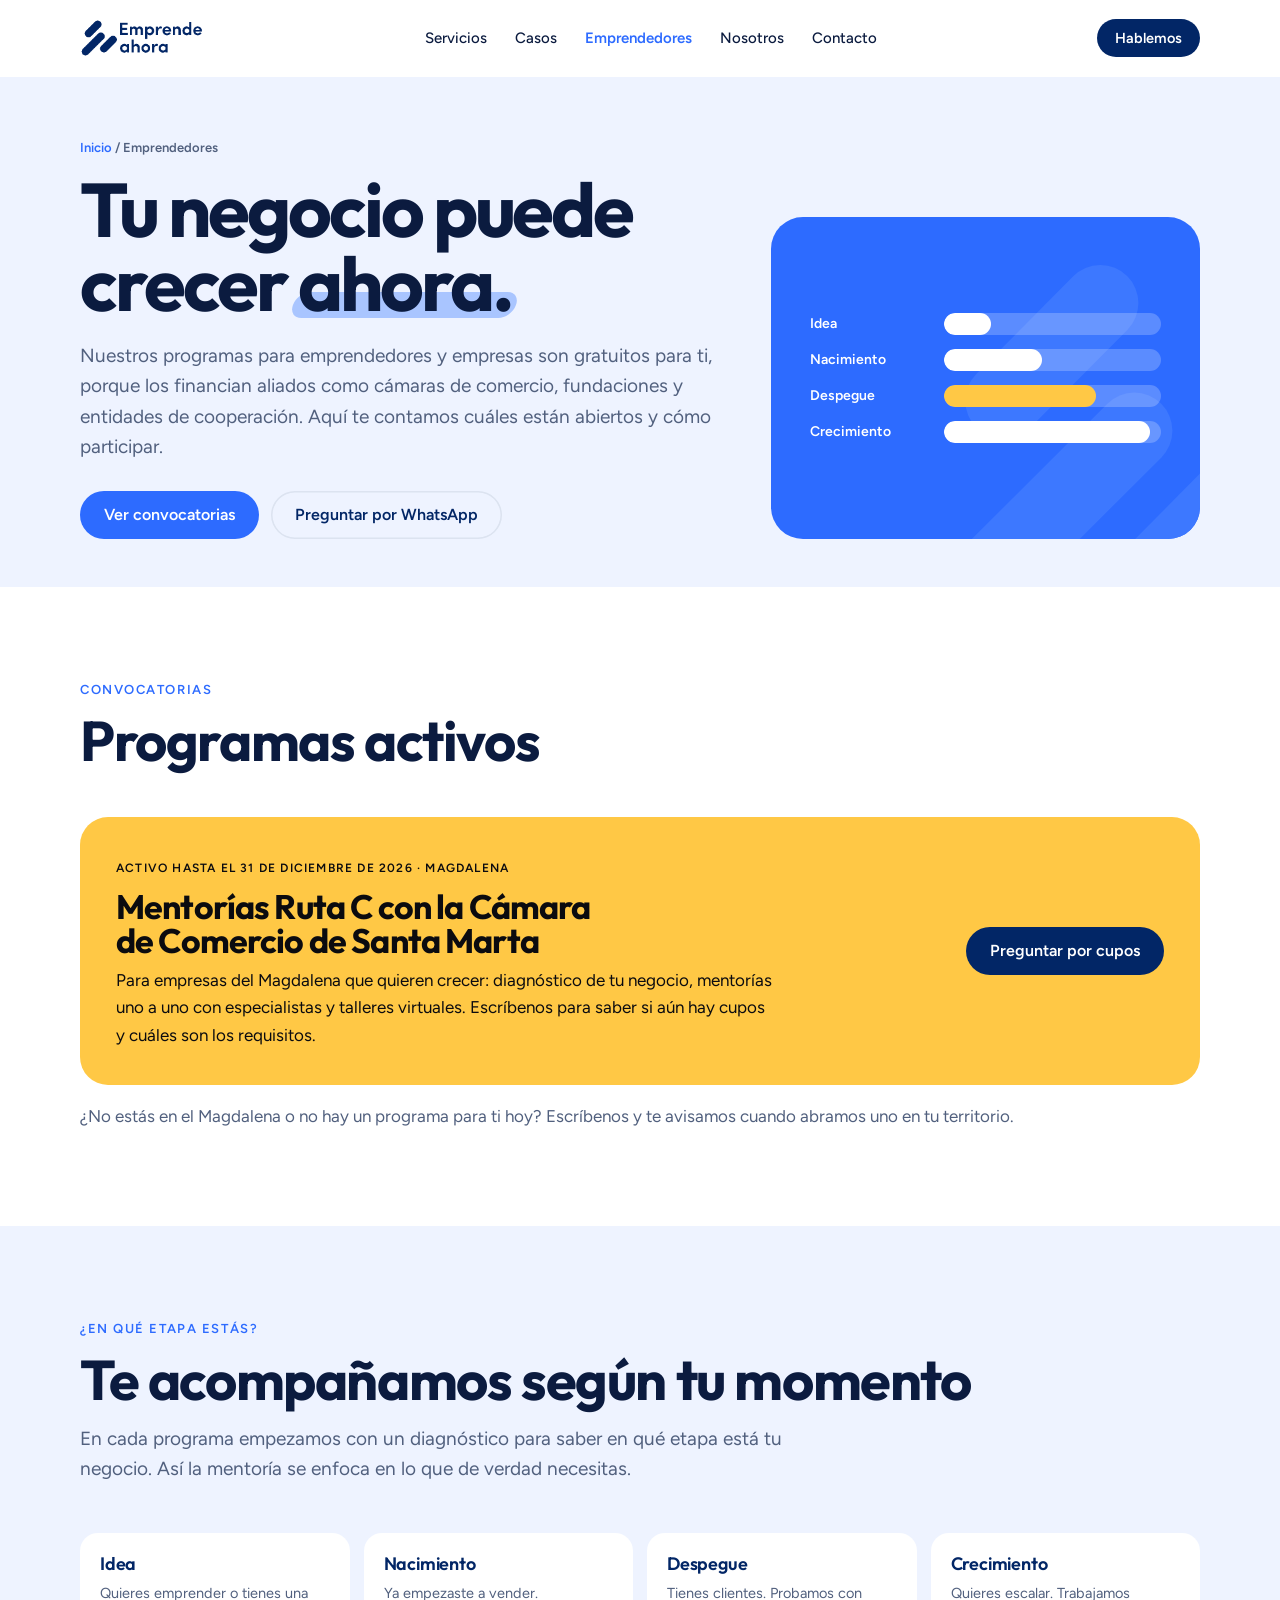
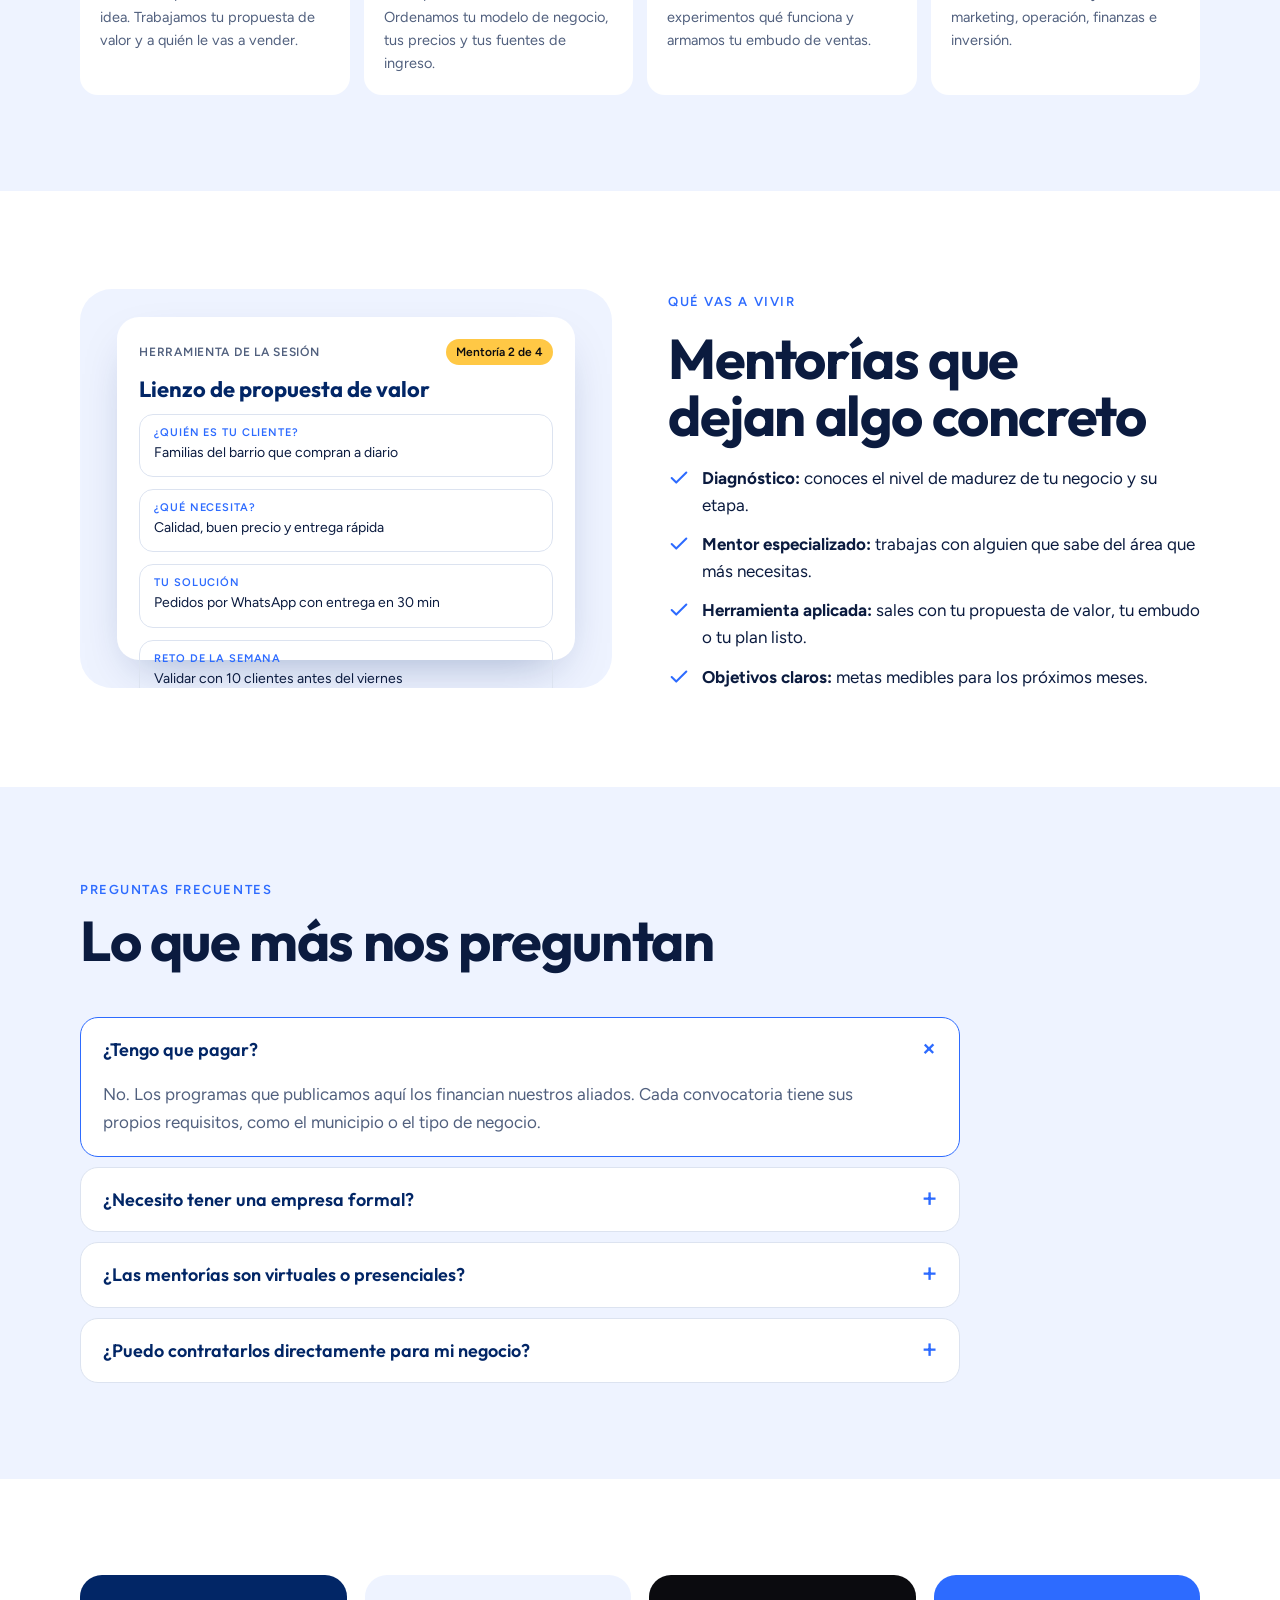
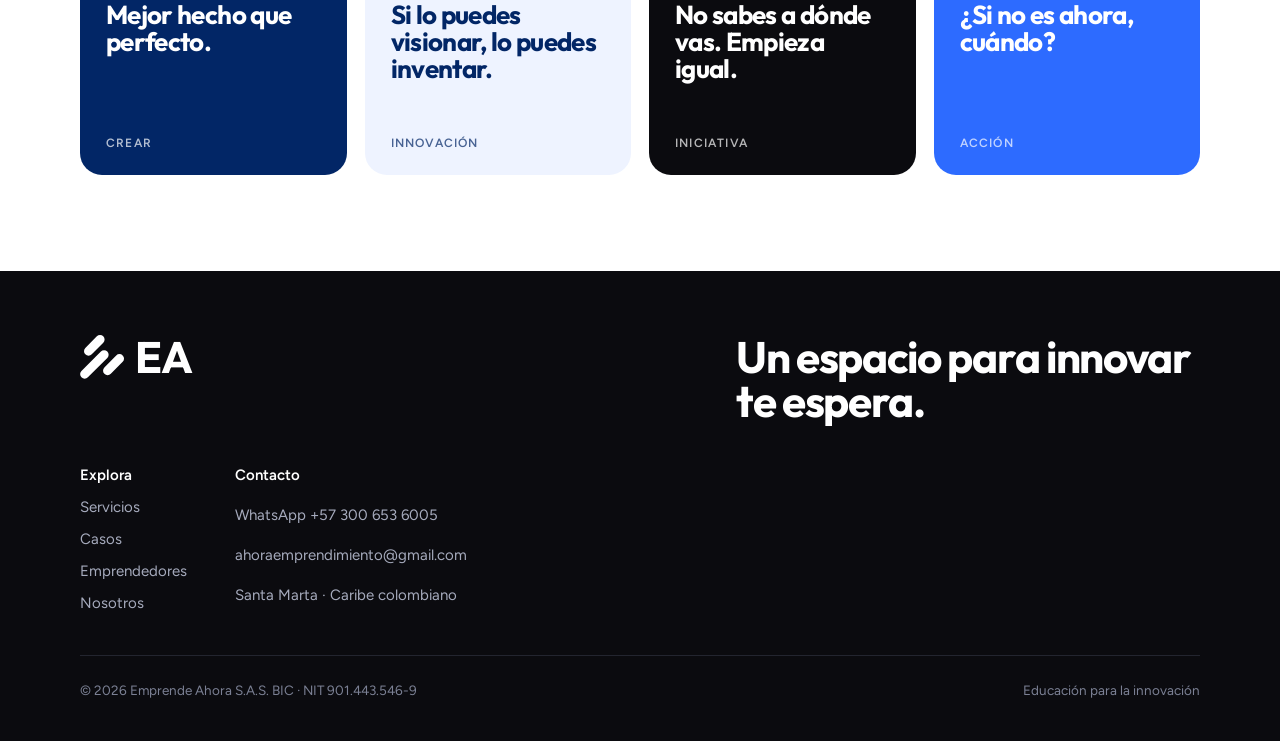
<file: programas.html>
<!doctype html><html lang="es"><head><meta charset="utf-8"><title>Emprende Ahora</title><meta http-equiv="refresh" content="0; url=emprendedores.html"><link rel="canonical" href="https://emprendeahora.github.io/emprendedores.html"></head><body><p>Esta página cambió. <a href="emprendedores.html">Continuar</a></p></body></html>
</file>
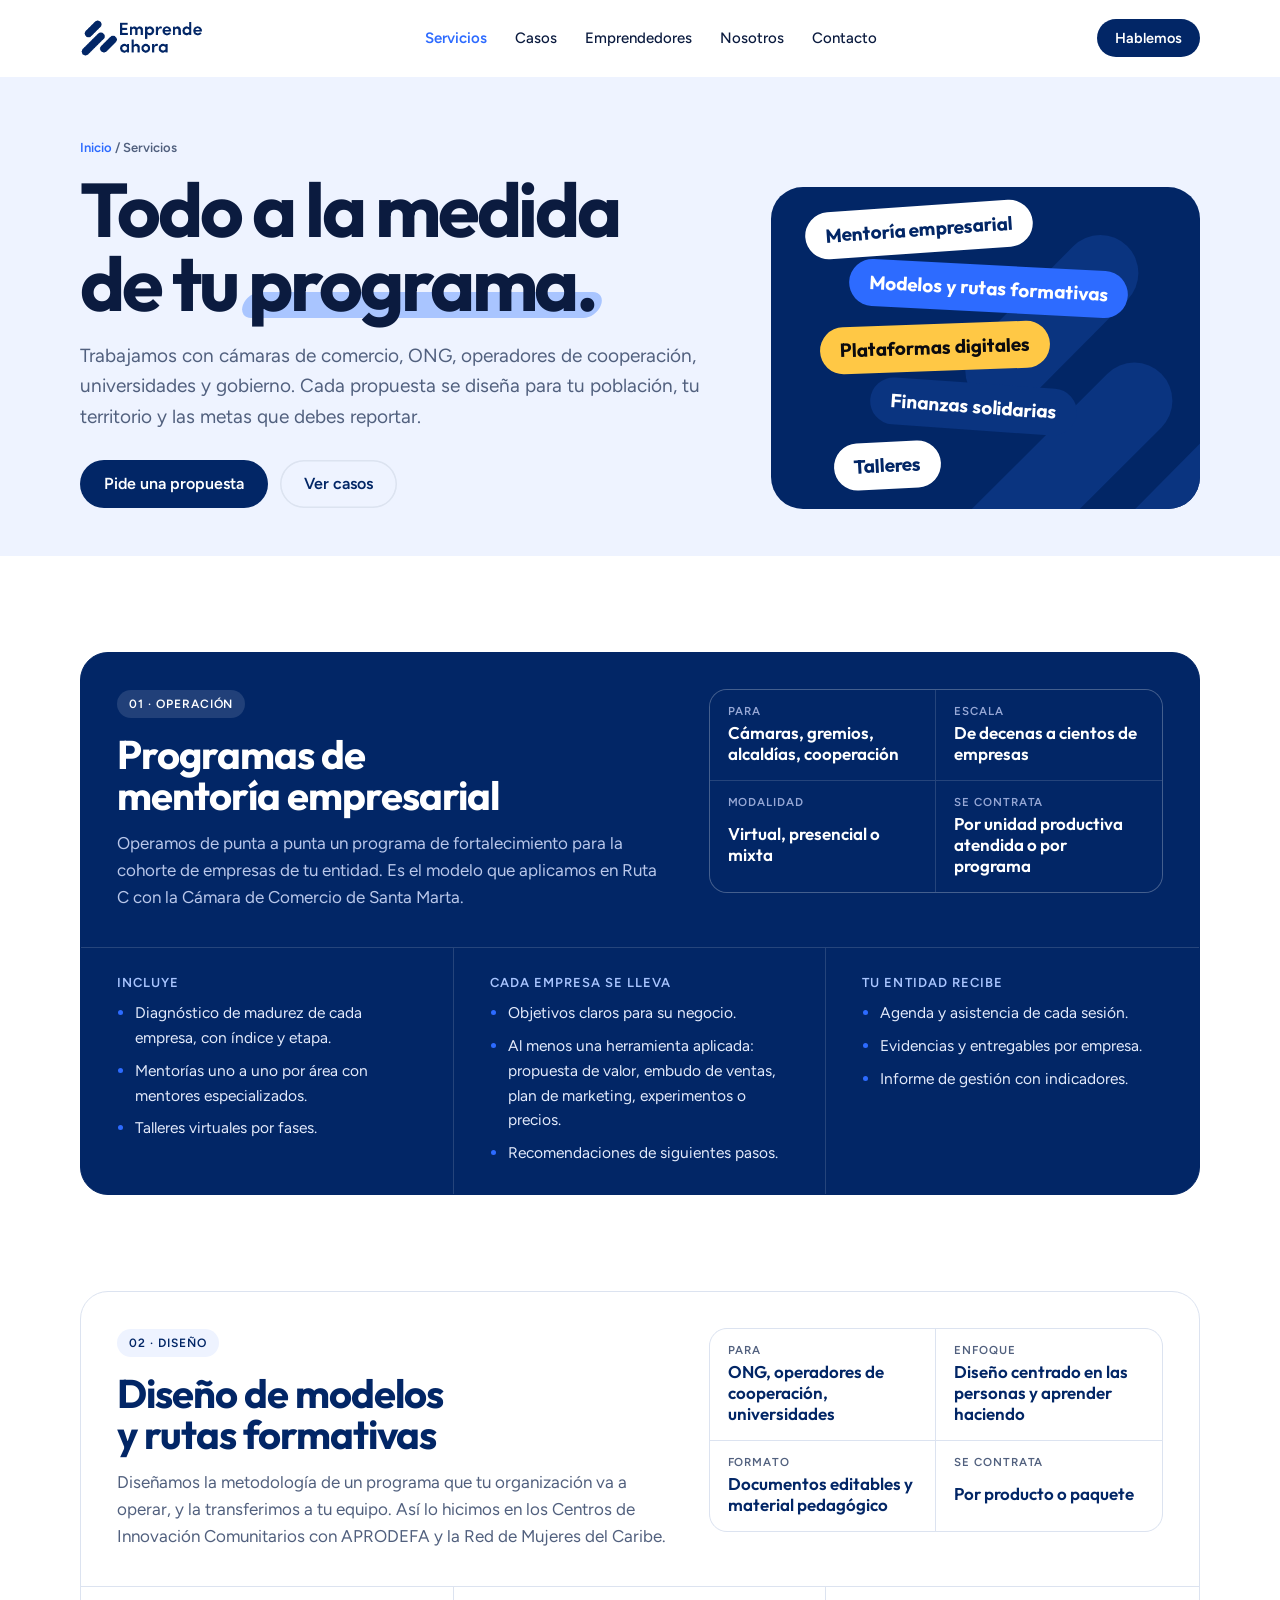
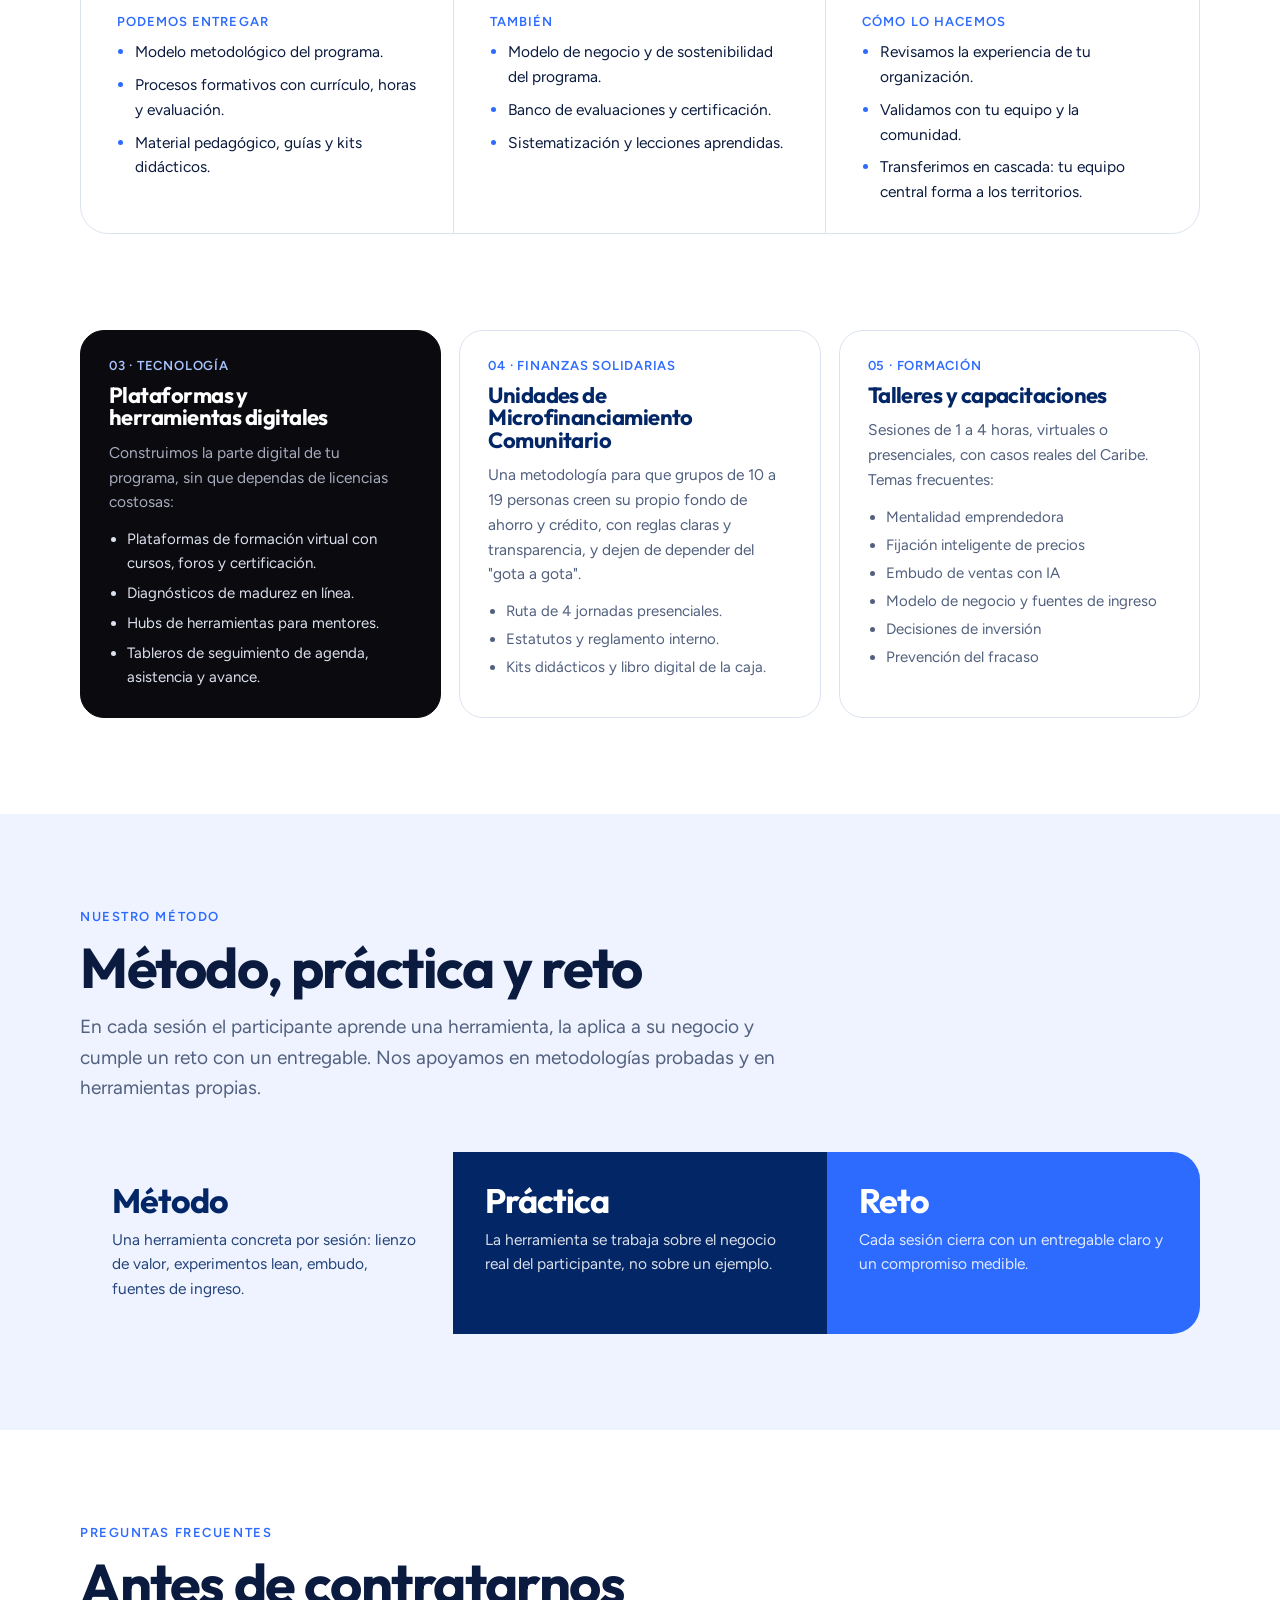
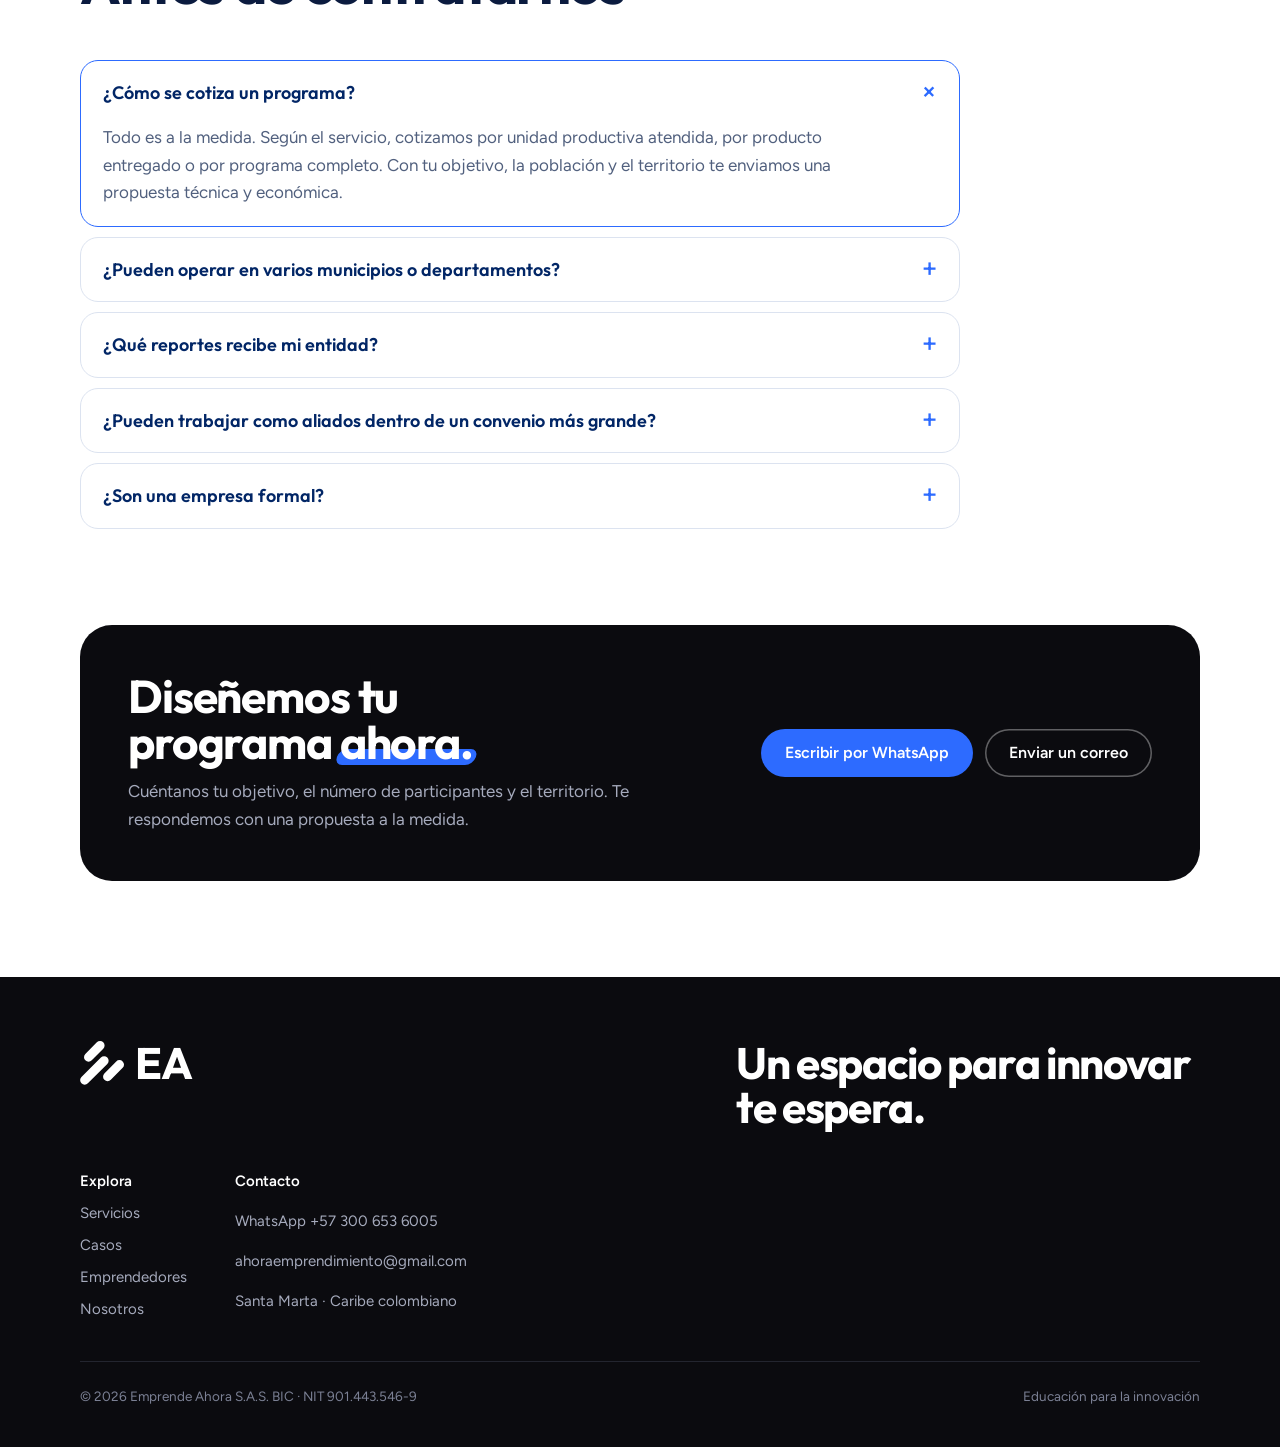
<file: servicios.html>
<!doctype html>
<html lang="es">
<head>
<meta charset="utf-8">
<meta name="viewport" content="width=device-width, initial-scale=1, viewport-fit=cover">
<title>Servicios para entidades · Emprende Ahora</title>
<meta name="description" content="Programas de mentoría empresarial, diseño de modelos y rutas formativas, plataformas digitales, finanzas solidarias y talleres para entidades del Caribe colombiano.">
<meta property="og:title" content="Servicios para entidades · Emprende Ahora">
<meta property="og:description" content="Programas de mentoría empresarial, diseño de modelos y rutas formativas, plataformas digitales, finanzas solidarias y talleres para entidades del Caribe colombiano.">
<meta property="og:type" content="website">
<meta property="og:image" content="https://emprendeahora.com.co/assets/og.png">
<meta name="theme-color" content="#022666">
<link rel="icon" href="assets/favicon.svg" type="image/svg+xml">
<link rel="preconnect" href="https://fonts.googleapis.com">
<link rel="preconnect" href="https://fonts.gstatic.com" crossorigin>
<link rel="stylesheet" href="https://fonts.googleapis.com/css2?family=Outfit:wght@400;600;700;800&family=Figtree:wght@400;500;600&display=swap">
<link rel="stylesheet" href="assets/styles.css?v=5">
<link rel="canonical" href="https://emprendeahora.com.co/servicios.html">
<meta property="og:url" content="https://emprendeahora.com.co/servicios.html">
<script async src="https://www.googletagmanager.com/gtag/js?id=G-R6X7RFNHPD"></script>
<script>window.dataLayer=window.dataLayer||[];function gtag(){dataLayer.push(arguments);}gtag('js',new Date());gtag('config','G-R6X7RFNHPD');</script>
<script>(function(c,l,a,r,i,t,y){c[a]=c[a]||function(){(c[a].q=c[a].q||[]).push(arguments)};t=l.createElement(r);t.async=1;t.src="https://www.clarity.ms/tag/"+i;y=l.getElementsByTagName(r)[0];y.parentNode.insertBefore(t,y);})(window,document,"clarity","script","z8pb3fx84g");</script></head>
<body>
<svg width="0" height="0" style="position:absolute" aria-hidden="true">
  <defs>
    <symbol id="sym" viewBox="0 0 100 100">
      <g fill="none" stroke="currentColor" stroke-width="20.6" stroke-linecap="round">
        <line x1="19.4" y1="36.7" x2="45.6" y2="10.3"/>
        <line x1="10.6" y1="88.9" x2="54.8" y2="44.8"/>
        <line x1="62.7" y1="81" x2="89.7" y2="53.7"/>
      </g>
    </symbol>
    <symbol id="i-bulb" viewBox="0 0 24 24"><path fill="none" stroke="currentColor" stroke-width="2" stroke-linecap="round" stroke-linejoin="round" d="M9 18h6M10 21h4M12 3a6 6 0 0 0-3.5 10.9c.6.5 1 1.2 1 2V16h5v-.1c0-.8.4-1.5 1-2A6 6 0 0 0 12 3z"/></symbol>
    <symbol id="i-rocket" viewBox="0 0 24 24"><path fill="none" stroke="currentColor" stroke-width="2" stroke-linecap="round" stroke-linejoin="round" d="M5 15c-1.5 1.3-2 5-2 5s3.7-.5 5-2c.7-.8.7-2.1-.1-2.9-.8-.8-2.1-.8-2.9-.1zM12 15l-3-3a22 22 0 0 1 2-4A12.9 12.9 0 0 1 22 2c0 2.7-.8 7.5-6 11a22.4 22.4 0 0 1-4 2zM9 12H4s.6-3 2-4c1.6-1.1 5 0 5 0M12 15v5s3-.6 4-2c1.1-1.6 0-5 0-5"/></symbol>
    <symbol id="i-build" viewBox="0 0 24 24"><path fill="none" stroke="currentColor" stroke-width="2" stroke-linecap="round" stroke-linejoin="round" d="M3 21h18M5 21V7l7-4 7 4v14M9 21v-6h6v6M9 10h.01M15 10h.01"/></symbol>
    <symbol id="i-arrow" viewBox="0 0 24 24"><path fill="none" stroke="currentColor" stroke-width="2.2" stroke-linecap="round" stroke-linejoin="round" d="M5 12h14M13 6l6 6-6 6"/></symbol>
    <symbol id="i-check" viewBox="0 0 24 24"><path fill="none" stroke="currentColor" stroke-width="2.2" stroke-linecap="round" stroke-linejoin="round" d="M20 6 9 17l-5-5"/></symbol>
    <symbol id="i-users" viewBox="0 0 24 24"><path fill="none" stroke="currentColor" stroke-width="2" stroke-linecap="round" stroke-linejoin="round" d="M16 21v-2a4 4 0 0 0-4-4H6a4 4 0 0 0-4 4v2M9 11a4 4 0 1 0 0-8 4 4 0 0 0 0 8zM22 21v-2a4 4 0 0 0-3-3.9M16 3.1a4 4 0 0 1 0 7.8"/></symbol>
    <symbol id="i-lab" viewBox="0 0 24 24"><path fill="none" stroke="currentColor" stroke-width="2" stroke-linecap="round" stroke-linejoin="round" d="M9 3h6M10 3v6L4.5 18.5A1.7 1.7 0 0 0 6 21h12a1.7 1.7 0 0 0 1.5-2.5L14 9V3M7 15h10"/></symbol>
  </defs>
</svg>

<header class="nav" id="nav">
  <div class="wrap">
    <a class="logo" href="index.html" aria-label="Emprende Ahora, inicio"><img src="assets/logo-navy.png" alt="Emprende Ahora" width="410" height="124"></a>
    <ul id="menu">
      <li><a href="servicios.html" aria-current="page">Servicios</a></li>
      <li><a href="casos.html">Casos</a></li>
      <li><a href="emprendedores.html">Emprendedores</a></li>
      <li><a href="nosotros.html">Nosotros</a></li>
      <li><a href="index.html#contacto">Contacto</a></li>
    </ul>
    <a class="btn btn-navy" href="index.html#contacto">Hablemos</a>
    <button class="menu-btn" id="menuBtn" type="button" aria-label="Abrir menú" aria-expanded="false" aria-controls="menu"><span></span><span></span><span></span></button>
  </div>
</header>

<main>
<section class="page-hero">
  <div class="wrap">
    <div>
      <p class="crumbs"><a href="index.html">Inicio</a> / Servicios</p>
      <h1>Todo a la medida de tu <span class="mk">programa.</span></h1>
      <p class="lede">Trabajamos con cámaras de comercio, ONG, operadores de cooperación, universidades y gobierno. Cada propuesta se diseña para tu población, tu territorio y las metas que debes reportar.</p>
      <div style="display:flex;flex-wrap:wrap;gap:12px;margin-top:28px">
        <a class="btn btn-navy" href="https://wa.me/573006536005" target="_blank" rel="noopener">Pide una propuesta</a>
        <a class="btn btn-ghost" href="casos.html">Ver casos</a>
      </div>
    </div>
    <figure class="art" role="img" aria-label="Servicios de Emprende Ahora">
      <svg class="symbig" aria-hidden="true"><use href="#sym"/></svg>
      <div class="chips">
        <span class="chip" style="--r:-4deg">Mentoría empresarial</span>
        <span class="chip v" style="--r:3deg;--ml:12%">Modelos y rutas formativas</span>
        <span class="chip s" style="--r:-2deg;--ml:4%">Plataformas digitales</span>
        <span class="chip n" style="--r:4deg;--ml:18%">Finanzas solidarias</span>
        <span class="chip" style="--r:-3deg;--ml:8%">Talleres</span>
      </div>
    </figure>
  </div>
</section>

<section id="mentorias">
  <div class="wrap">
    <article class="ficha dark">
      <div class="ficha-top">
        <div>
          <span class="tag">01 · Operación</span>
          <h3>Programas de mentoría empresarial</h3>
          <p>Operamos de punta a punta un programa de fortalecimiento para la cohorte de empresas de tu entidad. Es el modelo que aplicamos en Ruta C con la Cámara de Comercio de Santa Marta.</p>
        </div>
        <div class="facts">
          <div><small>Para</small><b>Cámaras, gremios, alcaldías, cooperación</b></div>
          <div><small>Escala</small><b>De decenas a cientos de empresas</b></div>
          <div><small>Modalidad</small><b>Virtual, presencial o mixta</b></div>
          <div><small>Se contrata</small><b>Por unidad productiva atendida o por programa</b></div>
        </div>
      </div>
      <div class="ficha-body">
        <div><h4>Incluye</h4><ul><li>Diagnóstico de madurez de cada empresa, con índice y etapa.</li><li>Mentorías uno a uno por área con mentores especializados.</li><li>Talleres virtuales por fases.</li></ul></div>
        <div><h4>Cada empresa se lleva</h4><ul><li>Objetivos claros para su negocio.</li><li>Al menos una herramienta aplicada: propuesta de valor, embudo de ventas, plan de marketing, experimentos o precios.</li><li>Recomendaciones de siguientes pasos.</li></ul></div>
        <div><h4>Tu entidad recibe</h4><ul><li>Agenda y asistencia de cada sesión.</li><li>Evidencias y entregables por empresa.</li><li>Informe de gestión con indicadores.</li></ul></div>
      </div>
    </article>
  </div>
</section>

<section id="modelos" style="padding-top:0">
  <div class="wrap">
    <article class="ficha">
      <div class="ficha-top">
        <div>
          <span class="tag">02 · Diseño</span>
          <h3>Diseño de modelos y rutas formativas</h3>
          <p>Diseñamos la metodología de un programa que tu organización va a operar, y la transferimos a tu equipo. Así lo hicimos en los Centros de Innovación Comunitarios con APRODEFA y la Red de Mujeres del Caribe.</p>
        </div>
        <div class="facts">
          <div><small>Para</small><b>ONG, operadores de cooperación, universidades</b></div>
          <div><small>Enfoque</small><b>Diseño centrado en las personas y aprender haciendo</b></div>
          <div><small>Formato</small><b>Documentos editables y material pedagógico</b></div>
          <div><small>Se contrata</small><b>Por producto o paquete</b></div>
        </div>
      </div>
      <div class="ficha-body">
        <div><h4>Podemos entregar</h4><ul><li>Modelo metodológico del programa.</li><li>Procesos formativos con currículo, horas y evaluación.</li><li>Material pedagógico, guías y kits didácticos.</li></ul></div>
        <div><h4>También</h4><ul><li>Modelo de negocio y de sostenibilidad del programa.</li><li>Banco de evaluaciones y certificación.</li><li>Sistematización y lecciones aprendidas.</li></ul></div>
        <div><h4>Cómo lo hacemos</h4><ul><li>Revisamos la experiencia de tu organización.</li><li>Validamos con tu equipo y la comunidad.</li><li>Transferimos en cascada: tu equipo central forma a los territorios.</li></ul></div>
      </div>
    </article>
  </div>
</section>

<section id="digital" style="padding-top:0">
  <div class="wrap">
    <div class="cases">
      <article class="case feature">
        <span class="who">03 · Tecnología</span>
        <h3>Plataformas y herramientas digitales</h3>
        <p>Construimos la parte digital de tu programa, sin que dependas de licencias costosas:</p>
        <ul style="margin:0;padding-left:18px;color:#DCE1EE;font-size:15px;display:grid;gap:6px"><li>Plataformas de formación virtual con cursos, foros y certificación.</li><li>Diagnósticos de madurez en línea.</li><li>Hubs de herramientas para mentores.</li><li>Tableros de seguimiento de agenda, asistencia y avance.</li></ul>
      </article>
      <article class="case" id="finanzas">
        <span class="who">04 · Finanzas solidarias</span>
        <h3>Unidades de Microfinanciamiento Comunitario</h3>
        <p>Una metodología para que grupos de 10 a 19 personas creen su propio fondo de ahorro y crédito, con reglas claras y transparencia, y dejen de depender del "gota a gota".</p>
        <ul style="margin:0;padding-left:18px;color:var(--muted);font-size:15px;display:grid;gap:4px"><li>Ruta de 4 jornadas presenciales.</li><li>Estatutos y reglamento interno.</li><li>Kits didácticos y libro digital de la caja.</li></ul>
      </article>
      <article class="case" id="talleres">
        <span class="who">05 · Formación</span>
        <h3>Talleres y capacitaciones</h3>
        <p>Sesiones de 1 a 4 horas, virtuales o presenciales, con casos reales del Caribe. Temas frecuentes:</p>
        <ul style="margin:0;padding-left:18px;color:var(--muted);font-size:15px;display:grid;gap:4px"><li>Mentalidad emprendedora</li><li>Fijación inteligente de precios</li><li>Embudo de ventas con IA</li><li>Modelo de negocio y fuentes de ingreso</li><li>Decisiones de inversión</li><li>Prevención del fracaso</li></ul>
      </article>
    </div>
  </div>
</section>

<section class="programs" aria-labelledby="mpr-t">
  <div class="wrap">
    <div class="head">
      <span class="eyebrow">Nuestro método</span>
      <h2 class="h2" id="mpr-t">Método, práctica y reto</h2>
      <p class="lede">En cada sesión el participante aprende una herramienta, la aplica a su negocio y cumple un reto con un entregable. Nos apoyamos en metodologías probadas y en herramientas propias.</p>
    </div>
    <div class="mpr">
      <div><b>Método</b><p>Una herramienta concreta por sesión: lienzo de valor, experimentos lean, embudo, fuentes de ingreso.</p></div>
      <div><b>Práctica</b><p>La herramienta se trabaja sobre el negocio real del participante, no sobre un ejemplo.</p></div>
      <div><b>Reto</b><p>Cada sesión cierra con un entregable claro y un compromiso medible.</p></div>
    </div>
  </div>
</section>

<section aria-labelledby="faq-t">
  <div class="wrap">
    <div class="head">
      <span class="eyebrow">Preguntas frecuentes</span>
      <h2 class="h2" id="faq-t">Antes de contratarnos</h2>
    </div>
    <div class="faq">
      <details open><summary>¿Cómo se cotiza un programa?</summary><p>Todo es a la medida. Según el servicio, cotizamos por unidad productiva atendida, por producto entregado o por programa completo. Con tu objetivo, la población y el territorio te enviamos una propuesta técnica y económica.</p></details>
      <details><summary>¿Pueden operar en varios municipios o departamentos?</summary><p>Sí. En los Centros de Innovación Comunitarios trabajamos con 8 nodos en 7 departamentos del Caribe, con formación en cascada y una plataforma virtual para llegar a todos los territorios.</p></details>
      <details><summary>¿Qué reportes recibe mi entidad?</summary><p>Agenda y asistencia, evidencias por participante, entregables de cada sesión e informe de gestión con indicadores. Si lo necesitas, lo dejamos en un tablero de seguimiento.</p></details>
      <details><summary>¿Pueden trabajar como aliados dentro de un convenio más grande?</summary><p>Sí. Trabajamos como contratistas especializados de operadores de convenios con el Gobierno y la cooperación, entregando los productos técnicos y metodológicos que te corresponden.</p></details>
      <details><summary>¿Son una empresa formal?</summary><p>Sí. Somos Emprende Ahora S.A.S. BIC, sociedad de beneficio e interés colectivo, NIT 901.443.546-9, con sede en Santa Marta.</p></details>
    </div>
  </div>
</section>

<section style="padding-top:0">
  <div class="wrap">
    <div class="cta-band">
      <div>
        <h2>Diseñemos tu programa <span class="mk">ahora.</span></h2>
        <p>Cuéntanos tu objetivo, el número de participantes y el territorio. Te respondemos con una propuesta a la medida.</p>
      </div>
      <div class="ctas"><a class="btn btn-vivo" href="https://wa.me/573006536005" target="_blank" rel="noopener">Escribir por WhatsApp</a><a class="btn btn-ghost-w" href="mailto:ahoraemprendimiento@gmail.com">Enviar un correo</a></div>
    </div>
  </div>
</section>

</main>

<footer>
  <div class="wrap">
    <div class="top">
      <span class="lock" aria-label="EA"><svg aria-hidden="true"><use href="#sym"/></svg>EA</span>
      <p class="slogan">Un espacio para innovar te espera.</p>
    </div>
    <div class="cols">
      <div><b>Explora</b><a href="servicios.html">Servicios</a><a href="casos.html">Casos</a><a href="emprendedores.html">Emprendedores</a><a href="nosotros.html">Nosotros</a></div>
      <div><b>Contacto</b><a href="https://wa.me/573006536005" target="_blank" rel="noopener">WhatsApp +57 300 653 6005</a><a href="mailto:ahoraemprendimiento@gmail.com">ahoraemprendimiento@gmail.com</a><span>Santa Marta · Caribe colombiano</span></div>
    </div>
    <div class="legal"><span>© 2026 Emprende Ahora S.A.S. BIC · NIT 901.443.546-9</span><span>Educación para la innovación</span></div>
  </div>
</footer>
<script src="assets/main.js?v=5"></script>
</body>
</html>
</file>
<file: assets/styles.css>
/* Marca Emprende Ahora v2: navy + blanco como base, negro para piezas jóvenes, azul vivo como acento, Sol Caribe como chispa */
:root{
  --navy:#022666; --navy-2:#0A3480; --white:#FFFFFF; --black:#0B0B0F;
  --vivo:#2D6BFF; --vivo-d:#1F55D9; --cielo:#A9C5FF; --niebla:#EEF3FF; --sol:#FFC845;
  --text:#0B1B3F; --muted:#51607E; --line:#DCE3F0;
  --f-display:"Outfit","Sofia Pro",ui-sans-serif,system-ui,sans-serif;
  --f-body:"Figtree",ui-sans-serif,system-ui,sans-serif;
  --wrap:1160px; --r:22px;
  color-scheme:light;
}
*{box-sizing:border-box}
html{scroll-behavior:smooth;scroll-padding-top:84px}
body{margin:0;background:var(--white);color:var(--text);font:400 17px/1.6 var(--f-body);-webkit-font-smoothing:antialiased}
img{max-width:100%;display:block}
a{color:inherit}
h1,h2,h3{font-family:var(--f-display);margin:0;line-height:1.02;letter-spacing:-.025em;text-wrap:balance}
p{margin:0}
.wrap{max-width:var(--wrap);margin:0 auto;padding-left:max(20px,env(safe-area-inset-left,0px));padding-right:max(20px,env(safe-area-inset-right,0px))}
section{padding-block:96px}
.eyebrow{font:600 13px/1 var(--f-body);letter-spacing:.12em;text-transform:uppercase;color:var(--vivo)}
.h2{font-size:clamp(34px,5vw,56px);font-weight:700}
.lede{font-size:19px;color:var(--muted);max-width:60ch}
.head{display:grid;gap:16px;margin-bottom:48px}
.mk{position:relative;display:inline-block;z-index:0;white-space:nowrap}
.mk::after{content:"";position:absolute;left:-.06em;right:-.06em;bottom:.04em;height:.34em;border-radius:99px;background:var(--mkc,var(--cielo));z-index:-1;transform:skewX(-20deg)}
.sym{display:block}
.btn{display:inline-flex;align-items:center;gap:10px;font:600 16px/1 var(--f-body);text-decoration:none;border-radius:99px;padding:16px 24px;transition:transform .15s ease,background .15s ease;border:0;cursor:pointer}
.btn:hover{transform:translateY(-2px)}
.btn:focus-visible,a:focus-visible,select:focus-visible{outline:3px solid var(--vivo);outline-offset:3px}
.btn-vivo{background:var(--vivo);color:#fff}.btn-vivo:hover{background:var(--vivo-d)}
.btn-navy{background:var(--navy);color:#fff}
.btn-white{background:#fff;color:var(--navy)}
.btn-ghost{background:transparent;color:var(--navy);box-shadow:inset 0 0 0 1.5px var(--line)}
.btn-ghost-w{background:transparent;color:#fff;box-shadow:inset 0 0 0 1.5px rgba(255,255,255,.35)}
.sticker{display:inline-block;font:700 14px/1 var(--f-display);padding:10px 14px;border-radius:99px;transform:rotate(var(--rot,-4deg))}
.lock{display:inline-flex;align-items:center;gap:.26em;font:700 1em/1 var(--f-display);letter-spacing:-.04em}
.lock svg{width:1em;height:1em}

/* NAV */
.nav{position:sticky;top:0;z-index:20;background:rgba(255,255,255,.92);backdrop-filter:saturate(1.4) blur(10px);-webkit-backdrop-filter:saturate(1.4) blur(10px);border-bottom:1px solid transparent;transition:border-color .2s}
.nav.scrolled{border-bottom-color:var(--line)}
.nav .wrap{display:flex;align-items:center;justify-content:space-between;gap:20px;height:76px}
.nav .logo img{height:38px;width:auto}
.nav ul{display:flex;gap:28px;list-style:none;margin:0;padding:0;font:500 15px var(--f-body)}
.nav ul a{text-decoration:none;color:var(--text)}
.nav ul a:hover{color:var(--vivo)}
.nav .btn{padding:12px 18px;font-size:14.5px}
.menu-btn{display:none;background:none;border:0;width:44px;height:44px;border-radius:12px;cursor:pointer;color:var(--navy)}
.menu-btn span{display:block;height:2px;background:currentColor;margin:5px 10px;border-radius:2px}

/* HERO */
.hero{padding-block:56px 96px}
.hero .wrap{display:grid;grid-template-columns:1.1fr .9fr;gap:56px;align-items:center}
.hero h1{font-size:clamp(46px,7vw,92px);font-weight:700;letter-spacing:-.04em;line-height:.96}
.hero .lede{margin-top:24px}
.hero .ctas{display:flex;flex-wrap:wrap;gap:12px;margin-top:36px}
.hero .meta{margin-top:36px;display:flex;flex-wrap:wrap;gap:8px 22px;color:var(--muted);font-size:14.5px}
.hero .meta span::before{content:"";display:inline-block;width:8px;height:8px;border-radius:99px;background:var(--vivo);margin-right:8px;vertical-align:1px}
.panel{position:relative;aspect-ratio:4/5;max-width:100%;border-radius:32px;background:var(--navy);overflow:hidden}
.panel .big{position:absolute;width:118%;height:118%;right:-36%;bottom:-24%;color:var(--navy-2)}
.panel .card{position:absolute;left:8%;right:8%;bottom:8%;background:#fff;border-radius:20px;padding:20px 22px;display:grid;gap:12px}
.panel .card b{font:700 20px/1.1 var(--f-display);letter-spacing:-.02em;color:var(--navy)}
.panel .card p{font-size:14px;color:var(--muted)}
.bar{display:grid;grid-template-columns:96px 1fr;gap:10px;align-items:center;font:600 11.5px/1 var(--f-body);letter-spacing:.06em;text-transform:uppercase;color:var(--muted)}
.bar i{display:block;height:12px;border-radius:99px;background:var(--niebla);position:relative;overflow:hidden}
.bar i::after{content:"";position:absolute;inset:0 auto 0 0;width:var(--p);border-radius:99px;background:linear-gradient(90deg,var(--navy),var(--vivo))}
.panel .sticker{position:absolute;top:8%;left:8%;background:var(--sol);color:var(--black)}
.panel .ea{position:absolute;top:8%;right:8%;color:#fff;font-size:28px}

/* ETAPAS */
.stages{display:grid;grid-template-columns:repeat(3,1fr);gap:18px}
.stage{border:1.5px solid var(--line);border-radius:var(--r);padding:30px;display:flex;flex-direction:column;gap:16px;text-decoration:none;transition:border-color .2s,transform .2s;background:#fff}
.stage:hover{border-color:var(--vivo);transform:translateY(-4px)}
.stage .who{font:600 13px/1 var(--f-body);color:var(--muted)}
.stage h3{font-size:28px;font-weight:700}
.stage p{color:var(--muted);font-size:16px;flex:1}
.stage .go{font-weight:600;color:var(--vivo)}
.stage .ic{width:52px;height:52px;border-radius:16px;display:grid;place-items:center}
.stage .ic svg{width:26px;height:26px}

/* PROGRAMAS */
.programs{background:var(--niebla)}
.prog-grid{display:grid;grid-template-columns:1fr 1fr;gap:20px}
.prog{background:#fff;border-radius:28px;padding:36px;display:grid;gap:22px;align-content:start}
.prog .tag{justify-self:start;font:600 12px/1 var(--f-body);letter-spacing:.08em;text-transform:uppercase;padding:8px 12px;border-radius:99px;background:var(--niebla);color:var(--navy)}
.prog h3{font-size:clamp(28px,3.2vw,38px);font-weight:700}
.prog>p{color:var(--muted)}
.svc{display:grid;border-top:1px solid var(--line)}
.svc div{display:grid;grid-template-columns:28px 1fr;gap:14px;padding:16px 0;border-bottom:1px solid var(--line)}
.svc b{font:600 18px/1.2 var(--f-display);letter-spacing:-.01em;color:var(--navy)}
.svc span{display:block;color:var(--muted);font-size:15px;margin-top:4px}
.svc svg{width:22px;height:22px;color:var(--vivo);margin-top:2px}
.prog.dark{background:var(--navy);color:#fff}
.prog.dark .tag{background:rgba(255,255,255,.1);color:#fff}
.prog.dark>p,.prog.dark .svc span{color:#B9C7EA}
.prog.dark .svc,.prog.dark .svc div{border-color:rgba(255,255,255,.14)}
.prog.dark .svc b{color:#fff}
.prog.dark .svc svg{color:var(--cielo)}
.goal{background:rgba(255,255,255,.08);border-radius:16px;padding:16px 18px;font-size:15px;color:#DCE6FF}
.goal b{color:#fff}

/* METODOLOGÍAS (negro) */
.methods{background:var(--black);color:#fff;padding-block:80px;overflow:hidden}
.methods .wrap{display:grid;grid-template-columns:.9fr 1.1fr;gap:48px;align-items:center}
.methods h2{font-size:clamp(32px,4.4vw,50px);font-weight:700}
.methods h2 .mk{--mkc:var(--vivo)}
.methods p{color:#A6ABBD;margin-top:18px;max-width:46ch}
.cloud{display:flex;flex-wrap:wrap;gap:12px;justify-content:center}
.cloud .sticker{font-size:17px;padding:13px 18px}
.s-w{background:#fff;color:var(--black)}.s-v{background:var(--vivo);color:#fff}.s-n{background:var(--navy);color:#fff;box-shadow:inset 0 0 0 1px #24346A}.s-s{background:var(--sol);color:var(--black)}.s-o{background:transparent;color:#fff;box-shadow:inset 0 0 0 1.5px #3A3D4A}

/* ENTIDADES */
.entities .top{display:grid;grid-template-columns:1fr 1fr;gap:48px;align-items:end;margin-bottom:48px}
.who-grid{display:grid;grid-template-columns:repeat(3,1fr);gap:18px;margin-bottom:20px}
.who-c{background:var(--niebla);border-radius:var(--r);padding:28px;display:grid;gap:10px;align-content:start}
.who-c .k{font:700 14px/1 var(--f-display);letter-spacing:.04em;color:var(--vivo)}
.who-c h3{font-size:22px;font-weight:600;color:var(--navy)}
.who-c p{color:var(--muted);font-size:15.5px}
.ent-svc{display:grid;grid-template-columns:repeat(3,1fr);gap:0;background:var(--navy);color:#fff;border-radius:28px;overflow:hidden}
.ent-svc div{padding:32px;display:grid;gap:10px;align-content:start;border-right:1px solid rgba(255,255,255,.12)}
.ent-svc div:last-child{border-right:0}
.ent-svc h3{font-size:22px;font-weight:600}
.ent-svc p{color:#B9C7EA;font-size:15.5px}
.ent-svc .n{font:600 13px/1 var(--f-body);color:var(--cielo);letter-spacing:.08em}
.lab{margin-top:20px;border:1.5px solid var(--line);border-radius:28px;padding:32px;display:grid;grid-template-columns:auto 1fr auto;gap:28px;align-items:center}
.lab .ic{width:72px;height:72px;border-radius:22px;background:var(--black);display:grid;place-items:center;color:#fff}
.lab .ic svg{width:34px;height:34px}
.lab h3{font-size:24px;font-weight:700;color:var(--navy)}
.lab p{color:var(--muted);margin-top:6px;max-width:62ch}

/* PROPÓSITO */
.purpose{background:var(--navy);color:#fff;position:relative;overflow:hidden}
.purpose .bg{position:absolute;width:640px;height:640px;left:-180px;top:-120px;color:var(--navy-2)}
.purpose .wrap{position:relative;display:grid;grid-template-columns:1.1fr .9fr;gap:56px;align-items:start}
.purpose .eyebrow{color:var(--cielo)}
.purpose h2{font-size:clamp(34px,4.8vw,58px);font-weight:700;margin-top:16px}
.purpose h2 .mk{--mkc:var(--vivo)}
.purpose .lede{color:#B9C7EA;margin-top:22px}
.values{display:grid;gap:0;border-top:1px solid rgba(255,255,255,.16)}
.values div{padding:20px 0;border-bottom:1px solid rgba(255,255,255,.16);display:grid;gap:4px}
.values b{font:600 22px/1.1 var(--f-display);letter-spacing:-.01em}
.values span{color:#B9C7EA;font-size:15.5px}

/* VOZ */
.quotes{display:grid;grid-template-columns:repeat(4,1fr);gap:18px}
.quote{border-radius:var(--r);padding:26px;min-height:200px;display:flex;flex-direction:column;justify-content:space-between;gap:20px}
.quote p{font:700 26px/1.05 var(--f-display);letter-spacing:-.025em}
.quote span{font:600 12px/1 var(--f-body);letter-spacing:.1em;text-transform:uppercase;opacity:.7}
.q1{background:var(--navy);color:#fff}.q2{background:var(--niebla);color:var(--navy)}.q3{background:var(--black);color:#fff}.q4{background:var(--vivo);color:#fff}

/* CONTACTO */
.contact{background:var(--niebla)}
.contact .wrap{display:grid;grid-template-columns:1fr 1fr;gap:48px;align-items:start}
.contact h2{font-size:clamp(38px,5.4vw,66px);font-weight:700}
.contact .lede{margin-top:20px}
.contact .ctas{display:flex;flex-wrap:wrap;gap:12px;margin-top:32px}
.contact .info{margin-top:28px;display:grid;gap:8px;color:var(--muted);font-size:15.5px}
.contact .info b{color:var(--navy)}
.diag{background:#fff;border-radius:28px;padding:32px;display:grid;gap:20px}
.diag h3{font-size:26px;font-weight:700;color:var(--navy)}
.diag label{font:600 14px var(--f-body);color:var(--navy);display:grid;gap:8px}
.diag select{font:500 16px var(--f-body);color:var(--text);padding:14px 16px;border-radius:14px;border:1.5px solid var(--line);background:#fff;appearance:none;background-image:linear-gradient(45deg,transparent 50%,var(--navy) 50%),linear-gradient(135deg,var(--navy) 50%,transparent 50%);background-position:calc(100% - 22px) 50%,calc(100% - 16px) 50%;background-size:6px 6px;background-repeat:no-repeat}
.result{border-radius:18px;background:var(--navy);color:#fff;padding:22px;display:grid;gap:8px}
.result small{font:600 12px/1 var(--f-body);letter-spacing:.1em;text-transform:uppercase;color:var(--cielo)}
.result b{font:700 24px/1.1 var(--f-display);letter-spacing:-.02em}
.result p{color:#B9C7EA;font-size:15px}
.result a{justify-self:start;margin-top:6px}

/* FOOTER */
footer{background:var(--black);color:#fff;padding-block:64px 40px}
footer .wrap{display:grid;gap:40px}
footer .top{display:flex;justify-content:space-between;align-items:flex-start;gap:32px;flex-wrap:wrap}
footer .slogan{font:700 clamp(28px,4vw,44px)/1 var(--f-display);letter-spacing:-.03em;max-width:16ch}
footer .lock{font-size:44px}
footer .cols{display:flex;gap:48px;flex-wrap:wrap;color:#A6ABBD;font-size:15px}
footer .cols div{display:grid;gap:8px}
footer .cols b{color:#fff;font-weight:600}
footer .cols a{text-decoration:none}
footer .cols a:hover{color:#fff}
footer .legal{border-top:1px solid #23252F;padding-top:24px;display:flex;justify-content:space-between;gap:16px;flex-wrap:wrap;color:#7B8094;font-size:13.5px}

@media (max-width:960px){
  section{padding-block:72px}
  .nav ul,.nav .btn{display:none}
  .menu-btn{display:block}
  .nav.open ul{display:grid;position:absolute;top:76px;left:0;right:0;background:#fff;padding:12px max(20px,env(safe-area-inset-left,0px)) 24px;gap:4px;border-bottom:1px solid var(--line);font-size:18px}
  .nav.open ul a{display:block;padding:12px 0}
  .hero .wrap,.methods .wrap,.entities .top,.purpose .wrap,.contact .wrap{grid-template-columns:1fr}
  .panel{aspect-ratio:5/4}
  .stages,.who-grid,.ent-svc{grid-template-columns:1fr}
  .ent-svc div{border-right:0;border-bottom:1px solid rgba(255,255,255,.12)}
  .prog-grid{grid-template-columns:1fr}
  .quotes{grid-template-columns:1fr 1fr}
  .lab{grid-template-columns:1fr}
}
@media (max-width:560px){
  .hero{padding-block:32px 64px}
  .panel{aspect-ratio:4/5}
  .prog,.diag,.lab{padding:24px}
  .quotes{grid-template-columns:1fr}
  .quote{min-height:150px}
  .nav .logo img{height:32px}
}
@media (prefers-reduced-motion:reduce){*{transition:none!important;animation:none!important;scroll-behavior:auto!important}}

/* ===== v3: páginas internas, fotos reales y claridad ===== */
.nav ul a[aria-current="page"]{color:var(--vivo);font-weight:600}
.photo{margin:0;position:relative;border-radius:32px;overflow:hidden;background:var(--navy)}
.photo img{width:100%;height:100%;object-fit:cover}
.photo figcaption{position:absolute;left:16px;bottom:16px;right:16px;color:#fff;font:500 13px/1.3 var(--f-body);text-shadow:0 1px 8px rgba(0,0,0,.5)}
.hero-photo{aspect-ratio:4/5;max-width:100%}
.hero-photo .sticker{position:absolute;top:20px;left:20px;background:var(--sol);color:var(--black);z-index:1}
.hero-photo .ea{position:absolute;top:20px;right:20px;color:#fff;font-size:26px;z-index:1;filter:drop-shadow(0 1px 6px rgba(0,0,0,.4))}
.hero-photo .card{position:absolute;left:6%;right:6%;bottom:6%;background:#fff;border-radius:20px;padding:18px 20px;display:grid;gap:6px;z-index:1}
.hero-photo .card b{font:700 18px/1.15 var(--f-display);color:var(--navy);letter-spacing:-.01em}
.hero-photo .card span{font-size:13.5px;color:var(--muted)}

.stats{background:var(--navy);color:#fff;padding-block:56px}
.stats .wrap{display:grid;grid-template-columns:repeat(4,1fr);gap:28px}
.stat{display:grid;gap:6px;align-content:start}
.stat b{font:700 clamp(40px,5vw,60px)/1 var(--f-display);letter-spacing:-.04em}
.stat span{color:#B9C7EA;font-size:15px;max-width:26ch}
.stats .note{grid-column:1/-1;color:#7F93C6;font-size:13px}

.how{display:grid;grid-template-columns:repeat(4,1fr);gap:18px;counter-reset:how}
.how li{list-style:none;border-top:3px solid var(--navy);padding-top:20px;display:grid;gap:10px;align-content:start}
.how li::before{counter-increment:how;content:"Paso " counter(how);font:600 13px/1 var(--f-body);letter-spacing:.08em;text-transform:uppercase;color:var(--vivo)}
.how h3{font-size:22px;font-weight:700;color:var(--navy)}
.how p{color:var(--muted);font-size:15.5px}
.how .t{font:600 13px/1 var(--f-body);color:var(--navy);background:var(--niebla);border-radius:99px;padding:7px 12px;justify-self:start}
.how-list{margin:0;padding:0}

.page-hero{padding-block:64px 48px;background:var(--niebla)}
.page-hero .wrap{display:grid;grid-template-columns:1.2fr .8fr;gap:48px;align-items:end}
.page-hero h1{font-size:clamp(42px,6vw,76px);font-weight:700;letter-spacing:-.04em;line-height:.98}
.page-hero .lede{margin-top:20px}
.page-hero .photo{aspect-ratio:4/3}
.crumbs{font:600 13px/1 var(--f-body);color:var(--muted);margin-bottom:18px}
.crumbs a{text-decoration:none;color:var(--vivo)}

.ficha{border:1.5px solid var(--line);border-radius:28px;overflow:hidden;background:#fff}
.ficha+.ficha{margin-top:24px}
.ficha-top{padding:36px;display:grid;grid-template-columns:1.1fr .9fr;gap:36px}
.ficha-top h3{font-size:clamp(28px,3.4vw,40px);font-weight:700;color:var(--navy)}
.ficha-top .tag{display:inline-block;font:600 12px/1 var(--f-body);letter-spacing:.08em;text-transform:uppercase;padding:8px 12px;border-radius:99px;background:var(--niebla);color:var(--navy);margin-bottom:16px}
.ficha-top p{color:var(--muted);margin-top:14px}
.facts{display:grid;grid-template-columns:1fr 1fr;gap:1px;background:var(--line);border:1px solid var(--line);border-radius:18px;overflow:hidden;align-self:start}
.facts div{background:#fff;padding:16px 18px;display:grid;gap:4px}
.facts small{font:600 11.5px/1 var(--f-body);letter-spacing:.08em;text-transform:uppercase;color:var(--muted)}
.facts b{font:600 17px/1.25 var(--f-display);color:var(--navy)}
.facts .price b{color:var(--vivo)}
.ficha-body{border-top:1px solid var(--line);display:grid;grid-template-columns:repeat(3,1fr)}
.ficha-body>div{padding:28px 36px;display:grid;gap:12px;align-content:start;border-right:1px solid var(--line)}
.ficha-body>div:last-child{border-right:0}
.ficha-body h4{margin:0;font:600 13px/1 var(--f-body);letter-spacing:.08em;text-transform:uppercase;color:var(--vivo)}
.ficha-body ul{margin:0;padding-left:18px;display:grid;gap:8px;color:var(--text);font-size:15.5px}
.ficha-body li::marker{color:var(--vivo)}
.ficha.dark{background:var(--navy);border-color:var(--navy);color:#fff}
.ficha.dark .ficha-top h3,.ficha.dark .facts b{color:#fff}
.ficha.dark .ficha-top p{color:#B9C7EA}
.ficha.dark .tag{background:rgba(255,255,255,.12);color:#fff}
.ficha.dark .facts{background:rgba(255,255,255,.14);border-color:rgba(255,255,255,.14)}
.ficha.dark .facts div{background:var(--navy)}
.ficha.dark .facts small{color:#97A8D6}
.ficha.dark .facts .price b{color:var(--cielo)}
.ficha.dark .ficha-body{border-color:rgba(255,255,255,.14)}
.ficha.dark .ficha-body>div{border-color:rgba(255,255,255,.14)}
.ficha.dark .ficha-body ul{color:#E3EAFB}
.ficha.dark .ficha-body h4{color:var(--cielo)}

.topics{display:grid;grid-template-columns:repeat(3,1fr);gap:14px}
.topic{background:var(--niebla);border-radius:18px;padding:20px;display:grid;gap:8px;align-content:start}
.topic b{font:600 18px/1.2 var(--f-display);color:var(--navy);letter-spacing:-.01em}
.topic span{font-size:14.5px;color:var(--muted)}

.faq{display:grid;gap:10px;max-width:880px}
.faq details{border:1.5px solid var(--line);border-radius:18px;background:#fff;padding:0 22px}
.faq details[open]{border-color:var(--vivo)}
.faq summary{cursor:pointer;list-style:none;padding:20px 30px 20px 0;font:600 18px/1.3 var(--f-display);color:var(--navy);position:relative}
.faq summary::-webkit-details-marker{display:none}
.faq summary::after{content:"+";position:absolute;right:0;top:16px;font:400 28px/1 var(--f-display);color:var(--vivo);transition:transform .2s}
.faq details[open] summary::after{transform:rotate(45deg)}
.faq details p{padding-bottom:20px;color:var(--muted);max-width:70ch}

.cases{display:grid;grid-template-columns:repeat(3,1fr);gap:18px}
.case{border:1.5px solid var(--line);border-radius:24px;padding:28px;display:grid;gap:12px;align-content:start;background:#fff}
.case .who{font:600 13px/1 var(--f-body);letter-spacing:.06em;text-transform:uppercase;color:var(--vivo)}
.case h3{font-size:22px;font-weight:700;color:var(--navy)}
.case p{color:var(--muted);font-size:15.5px}
.case .big{font:700 44px/1 var(--f-display);color:var(--navy);letter-spacing:-.03em}
.case .big small{display:block;font:500 14px/1.3 var(--f-body);color:var(--muted);letter-spacing:0;margin-top:6px}
.case.feature{background:var(--black);border-color:var(--black);color:#fff}
.case.feature h3,.case.feature .big{color:#fff}
.case.feature p,.case.feature .big small{color:#A6ABBD}
.case.feature .who{color:var(--cielo)}

.mpr{display:grid;grid-template-columns:repeat(3,1fr);gap:0;border-radius:28px;overflow:hidden}
.mpr div{padding:32px;display:grid;gap:10px;align-content:start}
.mpr div:nth-child(1){background:var(--niebla);color:var(--navy)}
.mpr div:nth-child(2){background:var(--navy);color:#fff}
.mpr div:nth-child(3){background:var(--vivo);color:#fff}
.mpr b{font:700 34px/1 var(--f-display);letter-spacing:-.03em}
.mpr p{font-size:15.5px;opacity:.85}

.split{display:grid;grid-template-columns:1fr 1fr;gap:56px;align-items:center}
.split .photo{aspect-ratio:3/2}
.split.rev .photo{order:2}
.checks{list-style:none;margin:20px 0 0;padding:0;display:grid;gap:12px}
.checks li{display:grid;grid-template-columns:24px 1fr;gap:10px;color:var(--text)}
.checks li svg{width:22px;height:22px;color:var(--vivo);margin-top:2px}

.gallery{display:grid;grid-template-columns:2fr 1fr 1fr;grid-template-rows:240px 240px;gap:14px}
.gallery .photo{border-radius:22px}
.gallery .photo:first-child{grid-row:1/3}

.team{display:grid;grid-template-columns:repeat(4,1fr);gap:18px}
.member{display:grid;gap:12px}
.member .av{aspect-ratio:1/1;max-width:100%;border-radius:24px;background:var(--niebla);display:grid;place-items:center;font:700 44px/1 var(--f-display);color:var(--navy);letter-spacing:-.03em}
.member:nth-child(2n) .av{background:var(--navy);color:#fff}
.member:nth-child(3n) .av{background:var(--black);color:#fff}
.member b{font:700 19px/1.15 var(--f-display);color:var(--navy)}
.member span{font-size:14.5px;color:var(--muted);display:block;margin-top:2px}

.beliefs{display:grid;grid-template-columns:repeat(3,1fr);gap:14px}
.beliefs div{border-radius:20px;padding:24px;background:var(--niebla);font:600 20px/1.2 var(--f-display);color:var(--navy);letter-spacing:-.01em}
.beliefs div b{color:var(--vivo)}

.cta-band{background:var(--black);color:#fff;border-radius:32px;padding:48px;display:grid;grid-template-columns:1fr auto;gap:28px;align-items:center}
.cta-band h2{font-size:clamp(30px,4vw,46px);font-weight:700}
.cta-band h2 .mk{--mkc:var(--vivo)}
.cta-band p{color:#A6ABBD;margin-top:12px;max-width:52ch}
.cta-band .ctas{display:flex;gap:12px;flex-wrap:wrap}

@media (max-width:960px){
  .stats .wrap{grid-template-columns:1fr 1fr}
  .how{grid-template-columns:1fr 1fr}
  .page-hero .wrap,.ficha-top,.split,.cta-band{grid-template-columns:1fr}
  .split.rev .photo{order:0}
  .ficha-body,.cases,.mpr,.topics,.beliefs{grid-template-columns:1fr}
  .ficha-body>div{border-right:0;border-bottom:1px solid var(--line)}
  .ficha.dark .ficha-body>div{border-bottom-color:rgba(255,255,255,.14)}
  .team{grid-template-columns:1fr 1fr}
  .gallery{grid-template-columns:1fr 1fr;grid-template-rows:220px 160px 160px}
  .gallery .photo:first-child{grid-column:1/3;grid-row:auto}
}
@media (max-width:560px){
  .how{grid-template-columns:1fr}
  .facts{grid-template-columns:1fr}
  .ficha-top,.ficha-body>div,.cta-band{padding:24px}
  .hero-photo{aspect-ratio:4/5}
}
.contact .wrap>*,.hero .wrap>*,.split>*,.page-hero .wrap>*{min-width:0}
.diag select{width:100%;max-width:100%;text-overflow:ellipsis}

/* ===== v4: enfoque entidades ===== */
.allies{padding-block:36px;border-bottom:1px solid var(--line)}
.allies .wrap{display:flex;flex-wrap:wrap;align-items:center;gap:14px 28px}
.allies small{font:600 12px/1 var(--f-body);letter-spacing:.1em;text-transform:uppercase;color:var(--muted);flex-basis:100%}
.allies span{font:600 17px/1.2 var(--f-display);color:var(--navy);letter-spacing:-.01em;opacity:.85}
.svc-list{display:grid;grid-template-columns:repeat(3,1fr);gap:18px}
.svc-card{border:1.5px solid var(--line);border-radius:24px;padding:28px;display:flex;flex-direction:column;gap:12px;background:#fff;text-decoration:none;transition:border-color .2s,transform .2s}
.svc-card:hover{border-color:var(--vivo);transform:translateY(-4px)}
.svc-card .n{font:600 13px/1 var(--f-body);letter-spacing:.08em;color:var(--vivo)}
.svc-card h3{font-size:24px;font-weight:700;color:var(--navy)}
.svc-card p{color:var(--muted);font-size:15.5px;flex:1}
.svc-card .go{font-weight:600;color:var(--vivo)}
.svc-card.dark{background:var(--navy);border-color:var(--navy)}
.svc-card.dark h3{color:#fff}.svc-card.dark p{color:#B9C7EA}.svc-card.dark .n,.svc-card.dark .go{color:var(--cielo)}
.case-hero{display:grid;grid-template-columns:1fr 1fr;gap:0;border-radius:32px;overflow:hidden;background:var(--navy);color:#fff}
.case-hero+.case-hero{margin-top:24px}
.case-hero .txt{padding:44px;display:grid;gap:16px;align-content:start}
.case-hero .who{font:600 13px/1 var(--f-body);letter-spacing:.08em;text-transform:uppercase;color:var(--cielo)}
.case-hero h3{font-size:clamp(28px,3.4vw,40px);font-weight:700}
.case-hero p{color:#B9C7EA}
.case-hero .nums{display:grid;grid-template-columns:repeat(3,1fr);gap:14px;margin-top:6px}
.case-hero .nums b{display:block;font:700 34px/1 var(--f-display);letter-spacing:-.03em;color:#fff}
.case-hero .nums span{font-size:13.5px;color:#B9C7EA}
.case-hero .side{background:var(--navy-2);padding:44px;display:grid;gap:12px;align-content:start}
.case-hero .side h4{margin:0;font:600 13px/1 var(--f-body);letter-spacing:.08em;text-transform:uppercase;color:var(--cielo)}
.case-hero .side ul{margin:0;padding-left:18px;display:grid;gap:8px;color:#E3EAFB;font-size:15.5px}
.case-hero.black{background:var(--black)}.case-hero.black .side{background:#16161D}
.case-hero a.btn{justify-self:start}
.steps6{display:grid;grid-template-columns:repeat(3,1fr);gap:18px;counter-reset:s6;padding:0;margin:0}
.steps6 li{list-style:none;background:#fff;border-radius:22px;padding:24px;display:grid;gap:8px;align-content:start}
.steps6 li::before{counter-increment:s6;content:counter(s6);width:36px;height:36px;border-radius:99px;display:grid;place-items:center;background:var(--navy);color:#fff;font:700 15px/1 var(--f-display)}
.steps6 h3{font-size:20px;font-weight:700;color:var(--navy)}
.steps6 p{color:var(--muted);font-size:15px}
.open-call{border-radius:28px;background:var(--sol);color:var(--black);padding:36px;display:grid;grid-template-columns:1fr auto;gap:24px;align-items:center}
.open-call .tag{font:600 12px/1 var(--f-body);letter-spacing:.1em;text-transform:uppercase}
.open-call h3{font-size:clamp(24px,3vw,34px);font-weight:700;margin-top:10px}
.open-call p{margin-top:8px;max-width:60ch}
@media (max-width:960px){
  .svc-list,.steps6{grid-template-columns:1fr 1fr}
  .case-hero,.open-call{grid-template-columns:1fr}
}
@media (max-width:560px){
  .svc-list,.steps6{grid-template-columns:1fr}
  .case-hero .txt,.case-hero .side,.open-call{padding:24px}
  .case-hero .nums{grid-template-columns:1fr 1fr}
}
.team.team5{grid-template-columns:repeat(5,1fr)}
@media (max-width:960px){.team.team5{grid-template-columns:1fr 1fr}}
.topics.topics4{grid-template-columns:repeat(4,1fr)}
.topics.topics4 .topic{background:#fff}
@media (max-width:960px){.topics.topics4{grid-template-columns:1fr 1fr}}
@media (max-width:560px){.topics.topics4{grid-template-columns:1fr}}

/* ===== v5: gráficos de marca en lugar de fotos ===== */
.art{position:relative;margin:0;border-radius:32px;overflow:hidden;contain:paint;background:var(--navy);color:#fff;aspect-ratio:4/3;max-width:100%;isolation:isolate}
.art.tall{aspect-ratio:4/5}
.art.black{background:var(--black)}
.art.niebla{background:var(--niebla);color:var(--navy)}
.art.vivo{background:var(--vivo)}
.art.sol{background:var(--sol);color:var(--black)}
.art .symbig{position:absolute;width:115%;height:115%;right:-38%;bottom:-30%;color:var(--navy-2);z-index:-1}
.art.black .symbig{color:#16161D}
.art.vivo .symbig{color:#3D78FF}
.art.sol .symbig{color:#FFD466}
.art.niebla .symbig{color:#E0E8FB}
.art .cap{position:absolute;left:var(--x);top:var(--y);width:var(--w,50%);height:var(--h,16%);border-radius:999px;background:var(--c,var(--vivo));transform:rotate(-45deg);z-index:-1}
.art .center{position:absolute;inset:0;display:grid;place-items:center;padding:8%}
.art .bignum{font:800 clamp(64px,10vw,128px)/.9 var(--f-display);letter-spacing:-.05em}
.art .biglbl{font:600 clamp(16px,1.8vw,20px)/1.2 var(--f-display);margin-top:10px;max-width:16ch;opacity:.9}
.art .chips{position:absolute;inset:0;display:flex;flex-direction:column;justify-content:center;align-items:flex-start;gap:12px;padding:8%}
.art .chip{font:700 clamp(15px,1.6vw,19px)/1 var(--f-display);padding:14px 20px;border-radius:999px;background:#fff;color:var(--navy);transform:rotate(var(--r,-3deg));margin-left:var(--ml,0)}
.art .chip.v{background:var(--vivo);color:#fff}.art .chip.s{background:var(--sol);color:var(--black)}.art .chip.n{background:var(--navy-2);color:#fff}.art .chip.k{background:var(--black);color:#fff}
.art .path{position:absolute;inset:0;display:grid;align-content:center;gap:14px;padding:9%}
.art .path div{display:grid;grid-template-columns:120px 1fr;align-items:center;gap:14px;font:600 14px/1 var(--f-body);color:#fff}
.art .path i{display:block;height:22px;border-radius:999px;background:rgba(255,255,255,.22);position:relative;overflow:hidden}
.art .path i::after{content:"";position:absolute;inset:0 auto 0 0;width:var(--p);border-radius:999px;background:#fff}
.art .path div.on i::after{background:var(--sol)}
.art .lockup{font-size:clamp(72px,10vw,120px);color:#fff}
.art .quote{font:800 clamp(34px,4.6vw,54px)/.98 var(--f-display);letter-spacing:-.035em;max-width:11ch}
.mock{position:absolute;inset:7%;background:#fff;border-radius:22px;padding:22px;display:grid;gap:12px;align-content:start;color:var(--navy);box-shadow:0 20px 50px -20px rgba(2,38,102,.35)}
.mock .top{display:flex;justify-content:space-between;align-items:center;gap:10px;font:600 12px/1.2 var(--f-body);letter-spacing:.06em;text-transform:uppercase;color:var(--muted)}
.mock .top em{font-style:normal;background:var(--sol);color:var(--black);padding:6px 10px;border-radius:999px;letter-spacing:0;text-transform:none}
.mock .score{display:flex;align-items:baseline;gap:8px}
.mock .score b{font:800 52px/1 var(--f-display);letter-spacing:-.04em}
.mock .score span{color:var(--muted);font-size:14px}
.mock .row{display:grid;grid-template-columns:110px 1fr 34px;gap:10px;align-items:center;font:500 13px/1.2 var(--f-body)}
.mock .row i{display:block;height:10px;border-radius:999px;background:var(--niebla);position:relative;overflow:hidden}
.mock .row i::after{content:"";position:absolute;inset:0 auto 0 0;width:var(--p);border-radius:999px;background:linear-gradient(90deg,var(--navy),var(--vivo))}
.mock .row span:last-child{text-align:right;color:var(--muted)}
.mock .field{border:1.5px solid var(--line);border-radius:14px;padding:12px 14px;display:grid;gap:4px}
.mock .field small{font:600 11px/1 var(--f-body);letter-spacing:.08em;text-transform:uppercase;color:var(--vivo)}
.mock .field span{font-size:14px;color:var(--text)}
.mock .note{font-size:12px;color:var(--muted)}
.page-hero .art{aspect-ratio:4/3}
@media (max-width:560px){
  .art .path div{grid-template-columns:96px 1fr;font-size:13px}
  .mock{inset:5%;padding:16px;gap:9px}
  .mock .score b{font-size:40px}
  .mock .row{grid-template-columns:90px 1fr 30px;font-size:12px}
}
</file>
